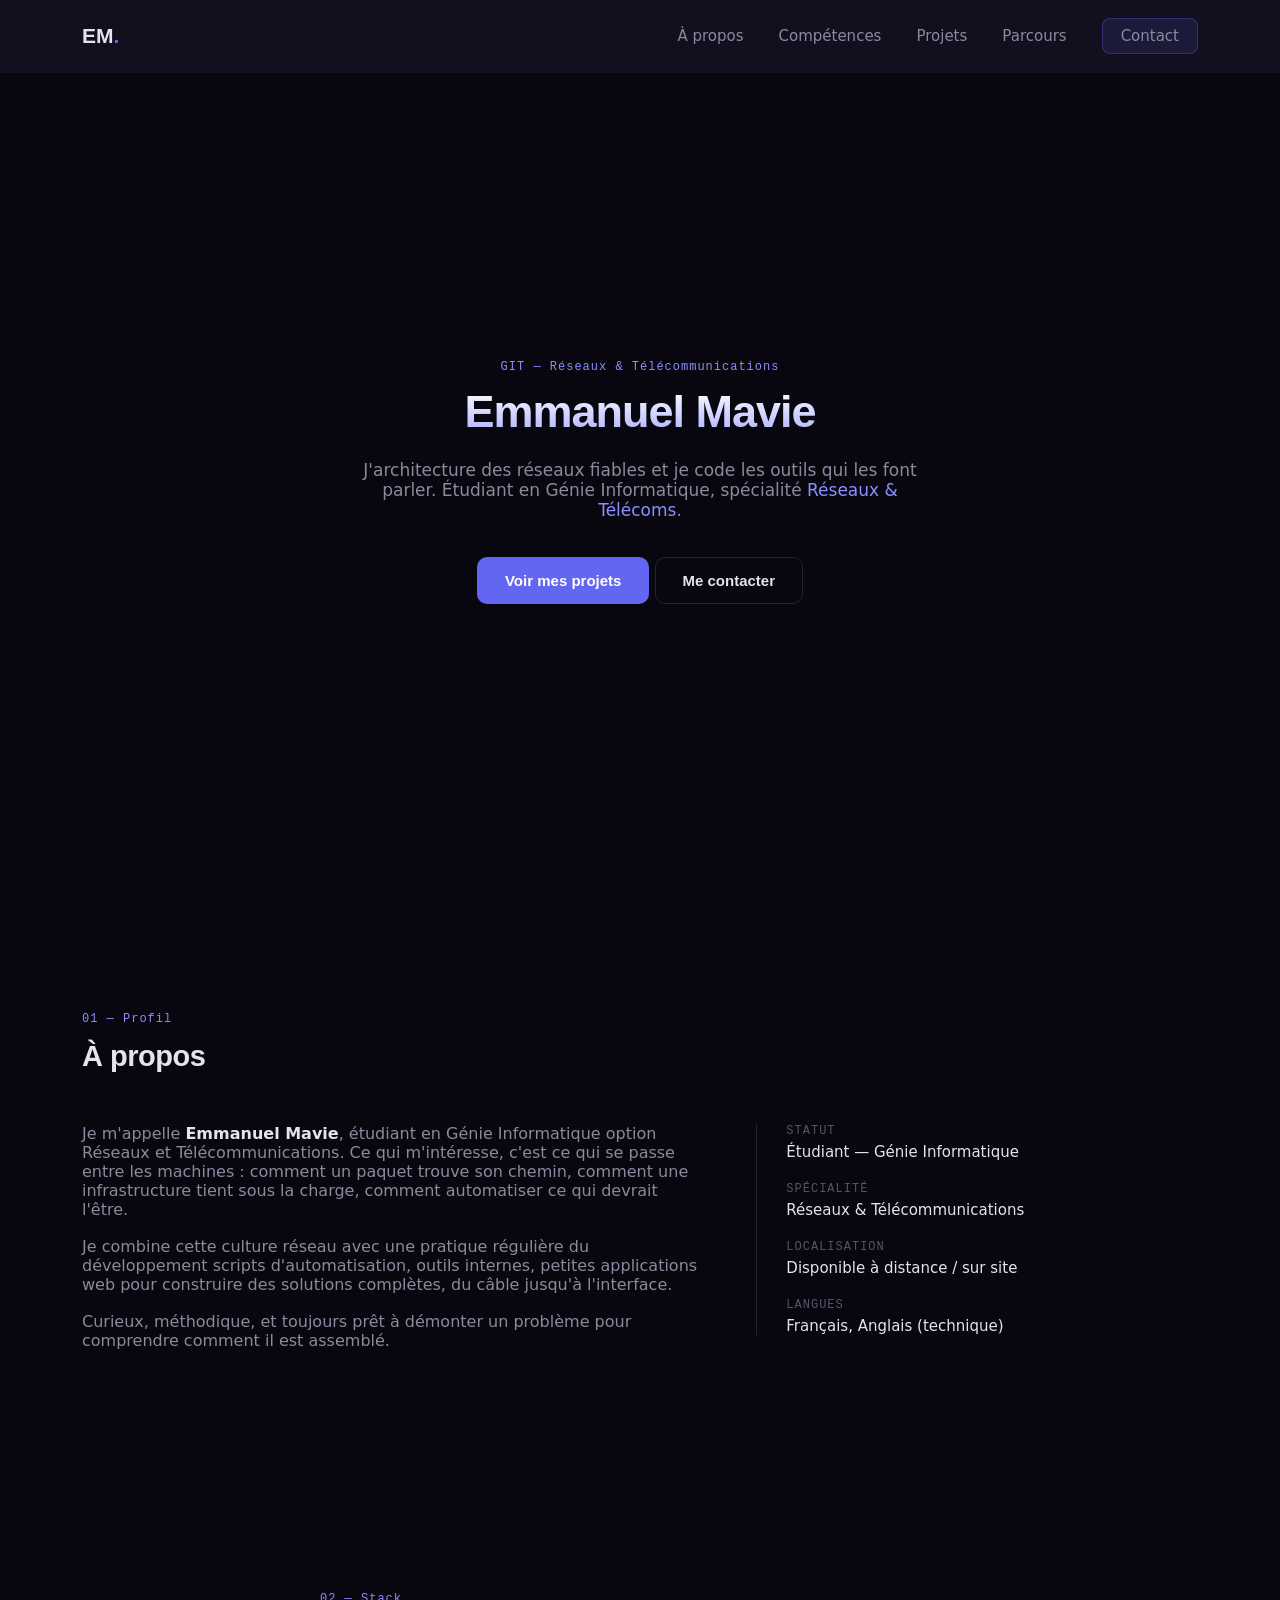
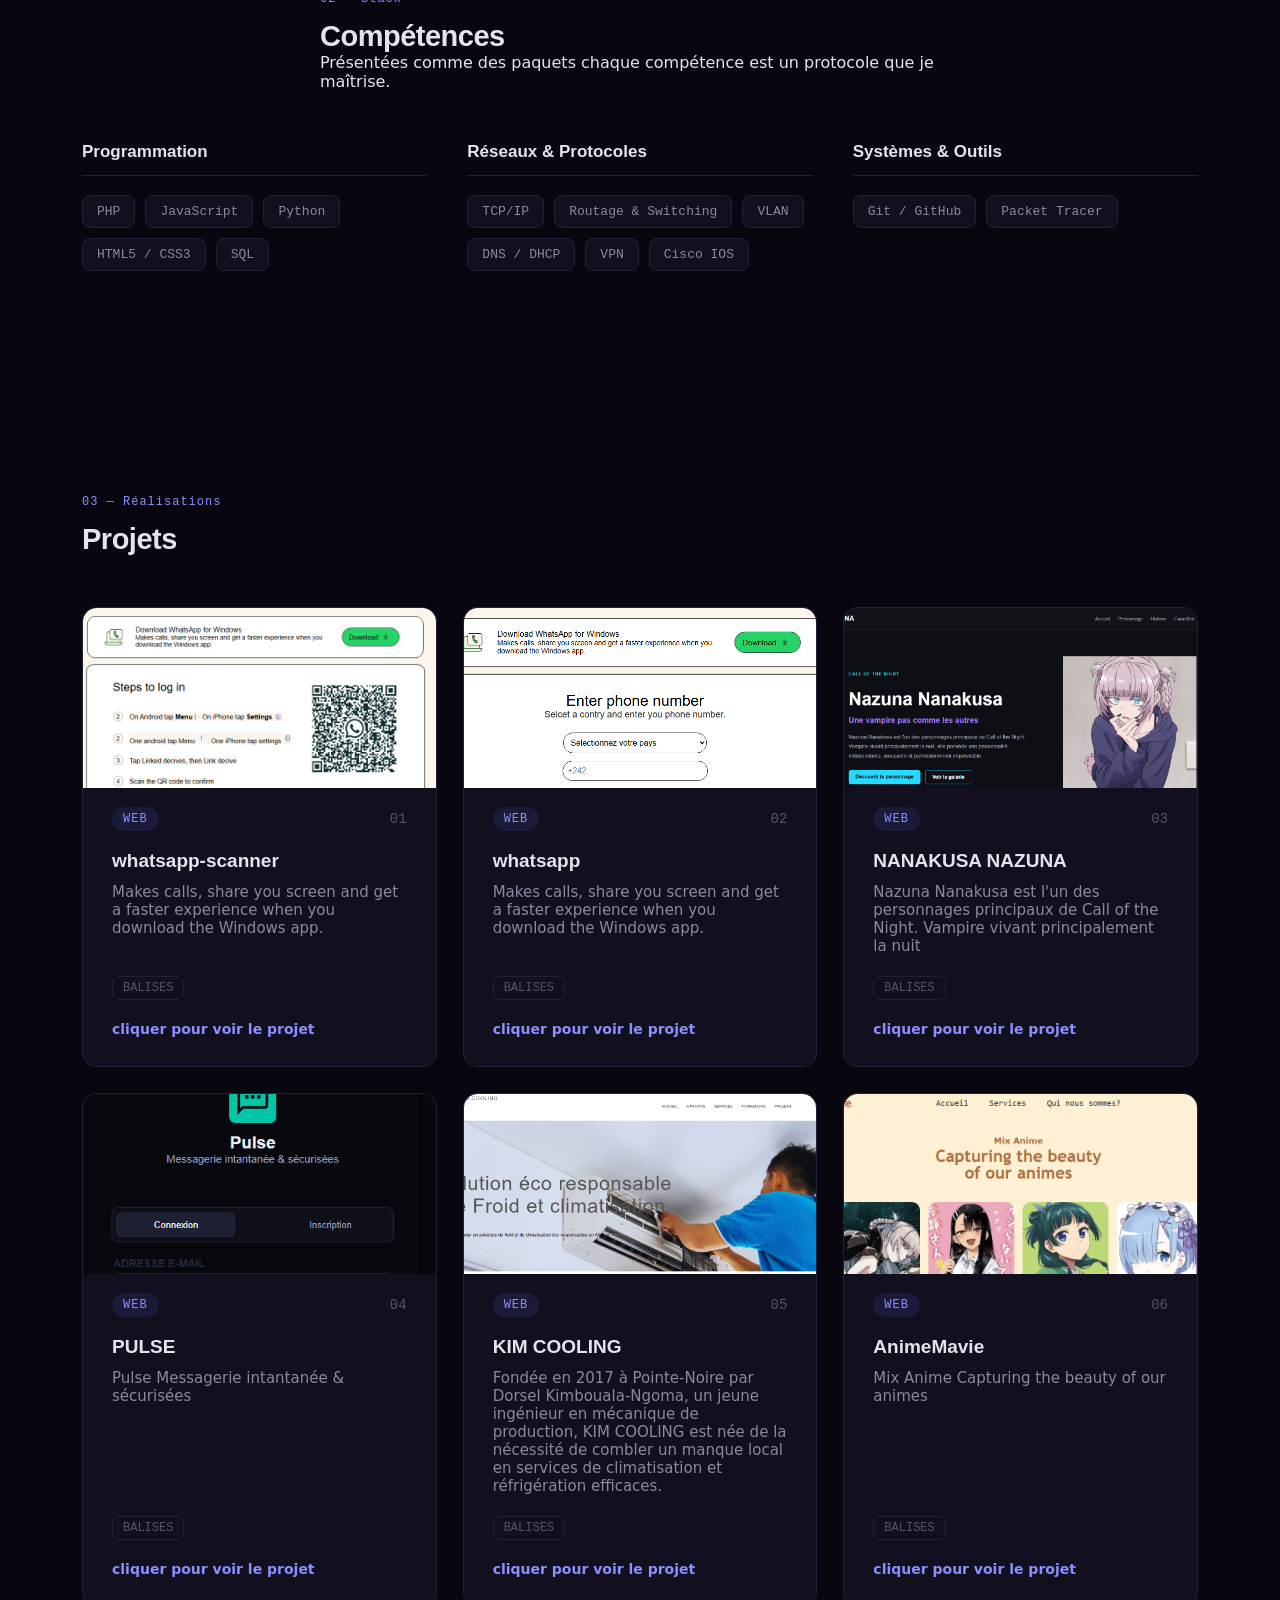
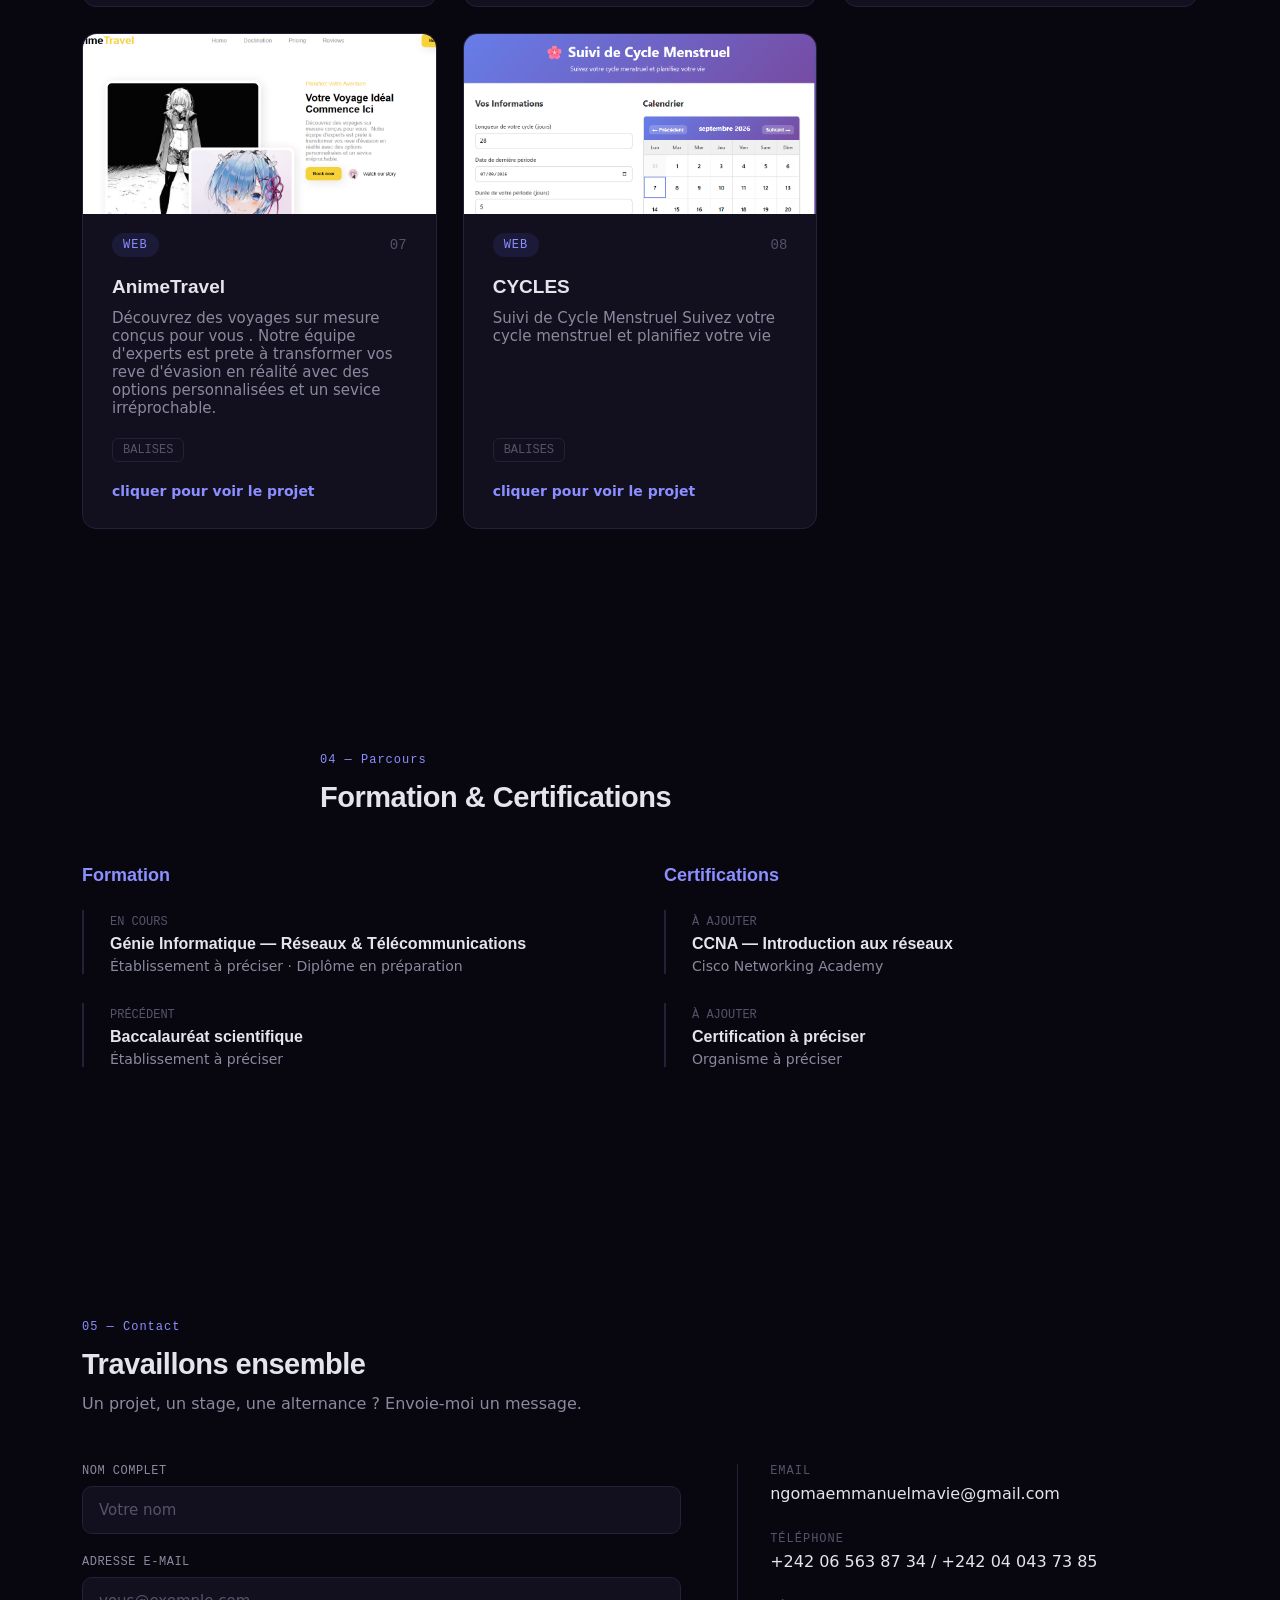
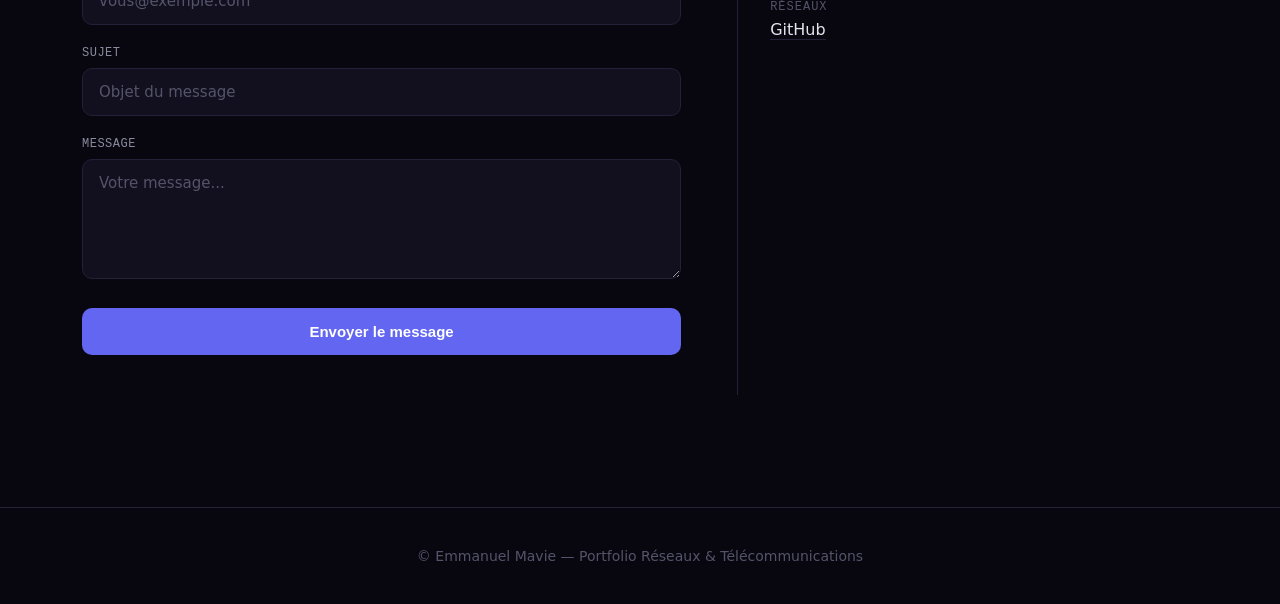
<file: index.html>
<!DOCTYPE html>
<html lang="fr">

<head>
  <meta charset="UTF-8">
  <meta name="viewport" content="width=device-width, initial-scale=1.0">
  <title>Emmanuel Mavie Ngoma</title>
  <link rel="stylesheet" href="styles/style.css">
</head>

<body>

  <!-- ===== Naruto ===== -->

  <header class="menu-naruto" id="nav">
    <div class="menu-naruto-interieur">
      <a href="#top" class="menu-naruto-logo">EM<span class="menu-naruto-point">.</span></a>
      <nav class="menu-naruto-liens">
        <a href="#apropos">À propos</a>
        <a href="#competences">Compétences</a>
        <a href="#projets">Projets</a>
        <a href="#parcours">Parcours</a>
        <a href="#contact" class="menu-naruto-action">Contact</a>
      </nav>
      <button class="menu-naruto-burger" id="burger">
        <span></span><span></span><span></span>
      </button>
    </div>
  </header>

  <main>
    <!-- ===== Goku - DBZ  ===== -->
    <section class="heros-goku" id="top">
      <div class="heros-goku-contenu">
        <p class="etiquette-nezuko">GIT — Réseaux &amp; Télécommunications</p>
        <h1 class="heros-goku-titre">
          Emmanuel Mavie
        </h1>
        <p class="heros-goku-soustitre">
          J'architecture des réseaux fiables et je code les outils qui les font parler.
          Étudiant en Génie Informatique, spécialité <span class="accent-itachi">Réseaux &amp; Télécoms</span>.
        </p>
        <div class="heros-goku-actions">
          <a href="#projets" class="bouton-saitama bouton-saitama-principal">Voir mes projets</a>
          <a href="#contact" class="bouton-saitama bouton-saitama-fantome">Me contacter</a>
        </div>
      </div>
    </section>

    <!-- ===== Eren / Armin A propos ===== -->
    <section class="cadre-levi" id="apropos">
      <div class="cadre-levi-entete">
        <p class="etiquette-nezuko">01 — Profil</p>
        <h2>À propos</h2>
      </div>
      <div class="apropos-eren-grille">
        <div class="apropos-eren-texte">
          <p>
            Je m'appelle <strong>Emmanuel Mavie</strong>, étudiant en Génie Informatique option
            Réseaux et Télécommunications. Ce qui m'intéresse, c'est ce qui se passe entre les machines :
            comment un paquet trouve son chemin, comment une infrastructure tient sous la charge,
            comment automatiser ce qui devrait l'être.
          </p>
          <p>
            Je combine cette culture réseau avec une pratique régulière du développement scripts
            d'automatisation, outils internes, petites applications web pour construire des solutions
            complètes, du câble jusqu'à l'interface.
          </p>
          <p>
            Curieux, méthodique, et toujours prêt à démonter un problème pour comprendre comment il est
            assemblé.
          </p>
        </div>
        <div class="apropos-eren-faits">
          <div class="fait-armin">
            <span class="fait-armin-etiquette">Statut</span>
            <span class="fait-armin-valeur">Étudiant — Génie Informatique</span>
          </div>
          <div class="fait-armin">
            <span class="fait-armin-etiquette">Spécialité</span>
            <span class="fait-armin-valeur">Réseaux &amp; Télécommunications</span>
          </div>
          <div class="fait-armin">
            <span class="fait-armin-etiquette">Localisation</span>
            <span class="fait-armin-valeur">Disponible à distance / sur site</span>
          </div>
          <div class="fait-armin">
            <span class="fait-armin-etiquette">Langues</span>
            <span class="fait-armin-valeur">Français, Anglais (technique)</span>
          </div>
        </div>
      </div>
    </section>

    <!-- ===== COMPETENCES (Vegeta) ===== -->
    <section class="cadre-levi cadre-levi-nuit" id="competences">
      <div class="cadre-levi-entete">
        <p class="etiquette-nezuko">02 — Stack</p>
        <h2>Compétences</h2>
        <p class="cadre-levi-escription">Présentées comme des paquets
          chaque compétence est un protocole que je maîtrise.
        </p>
      </div>

      <div class="competences-vegeta">
        <div class="competences-vegeta-groupe">
          <h3 class="competences-vegeta-titre">Programmation</h3>
          <div class="competences-vegeta-rangee">
            <span class="puce-trunks">PHP</span>
            <span class="puce-trunks">JavaScript</span>
            <span class="puce-trunks">Python</span>
            <span class="puce-trunks">HTML5 / CSS3</span>
            <span class="puce-trunks">SQL</span>
          </div>
        </div>
        <div class="competences-vegeta-groupe">
          <h3 class="competences-vegeta-titre">Réseaux &amp; Protocoles</h3>
          <div class="competences-vegeta-rangee">
            <span class="puce-trunks">TCP/IP</span>
            <span class="puce-trunks">Routage &amp; Switching</span>
            <span class="puce-trunks">VLAN</span>
            <span class="puce-trunks">DNS / DHCP</span>
            <span class="puce-trunks">VPN</span>
            <span class="puce-trunks">Cisco IOS</span>
          </div>
        </div>
        <div class="competences-vegeta-groupe">
          <h3 class="competences-vegeta-titre">Systèmes &amp; Outils</h3>
          <div class="competences-vegeta-rangee">
            <span class="puce-trunks">Git / GitHub</span>
            <span class="puce-trunks">Packet Tracer</span>
          </div>
        </div>
      </div>
    </section>

    <!-- ===== PROJETS (Sasuke - Naruto Shippuden) ===== -->
    <section class="cadre-levi" id="projets">
      <div class="cadre-levi-entete">
        <p class="etiquette-nezuko">03 — Réalisations</p>
        <h2>Projets</h2>
      </div>

      <div class="projets-sasuke">
        <article class="projets-sasuke-carte">
          <a href="#" class="projets-sasuke-image-lien">
            <img src="images/scaner.png" class="projets-sasuke-image">
          </a>
          <div class="projets-sasuke-carte-haut">
            <span class="projets-sasuke-etiquette">WEB</span>
            <span class="projets-sasuke-index">01</span>
          </div>
          <h3>whatsapp-scanner</h3>
          <p>
            Makes calls, share you screen and get a faster experience when you
            download the Windows app.
          </p>
          <div class="projets-sasuke-stack">
            <span>BALISES</span>
          </div>
          <a href="projets/projet1/scanner.html" class="projets-sasuke-lien">cliquer pour voir le projet</a>
        </article>

        <article class="projets-sasuke-carte">
          <a href="#" class="projets-sasuke-image-lien">
            <img src="images/wha.png" class="projets-sasuke-image">
          </a>
          <div class="projets-sasuke-carte-haut">
            <span class="projets-sasuke-etiquette">Web</span>
            <span class="projets-sasuke-index">02</span>
          </div>
          <h3>whatsapp</h3>
          <p>
            Makes calls, share you screen and get a faster experience when you
            download the Windows app.
          </p>
          <div class="projets-sasuke-stack">
            <span>BALISES</span>
          </div>
          <a href="projets/projet1/whatsapp-ngoma.html" class="projets-sasuke-lien">cliquer pour voir le projet</a>
        </article>

        <article class="projets-sasuke-carte">
          <a href="#" class="projets-sasuke-image-lien">
            <img src="images/projet2.png" class="projets-sasuke-image">
          </a>
          <div class="projets-sasuke-carte-haut">
            <span class="projets-sasuke-etiquette">WEB</span>
            <span class="projets-sasuke-index">03</span>
          </div>
          <h3>NANAKUSA NAZUNA</h3>
          <p>
            Nazuna Nanakusa est l'un des personnages principaux de Call of the Night. Vampire vivant principalement la
            nuit
          </p>
          <div class="projets-sasuke-stack">
            <span>BALISES</span>
          </div>
          <a href="projets/projet2/nanakusa.html" class="projets-sasuke-lien">cliquer pour voir le projet</a>
        </article>

        <article class="projets-sasuke-carte">
          <a href="#" class="projets-sasuke-image-lien">
            <img src="images/projet3.png" class="projets-sasuke-image">
          </a>
          <div class="projets-sasuke-carte-haut">
            <span class="projets-sasuke-etiquette">WEB</span>
            <span class="projets-sasuke-index">04</span>
          </div>
          <h3>PULSE</h3>
          <p>
            Pulse Messagerie intantanée & sécurisées
          </p>
          <div class="projets-sasuke-stack">
            <span>BALISES</span>
          </div>
          <a href="projets/projet3/other.html" class="projets-sasuke-lien">cliquer pour voir le projet</a>
        </article>

        <article class="projets-sasuke-carte">
          <a href="#" class="projets-sasuke-image-lien">
            <img src="images/projet4.png" class="projets-sasuke-image">
          </a>
          <div class="projets-sasuke-carte-haut">
            <span class="projets-sasuke-etiquette">WEB</span>
            <span class="projets-sasuke-index">05</span>
          </div>
          <h3>KIM COOLING</h3>
          <p>
            Fondée en 2017 à Pointe-Noire par Dorsel Kimbouala-Ngoma, un jeune
            ingénieur en mécanique de production, KIM COOLING est née de la nécessité
            de combler un manque local en services de climatisation et réfrigération
            efficaces.
          </p>
          <div class="projets-sasuke-stack">
            <span>BALISES</span>
          </div>
          <a href="projets/projet4/index.html" class="projets-sasuke-lien">cliquer pour voir le projet</a>
        </article>

        <article class="projets-sasuke-carte">
          <a href="#" class="projets-sasuke-image-lien">
            <img src="images/projet5.png" class="projets-sasuke-image">
          </a>
          <div class="projets-sasuke-carte-haut">
            <span class="projets-sasuke-etiquette">WEB</span>
            <span class="projets-sasuke-index">06</span>
          </div>
          <h3>AnimeMavie</h3>
          <p>
            Mix Anime
            Capturing the beauty
            of our animes
          </p>
          <div class="projets-sasuke-stack">
            <span>BALISES</span>
          </div>
          <a href="projets/projet5/indx.html" class="projets-sasuke-lien">cliquer pour voir le projet</a>
        </article>

        <article class="projets-sasuke-carte">
          <a href="#" class="projets-sasuke-image-lien">
            <img src="images/projet6.png" class="projets-sasuke-image">
          </a>
          <div class="projets-sasuke-carte-haut">
            <span class="projets-sasuke-etiquette">WEB</span>
            <span class="projets-sasuke-index">07</span>
          </div>
          <h3>AnimeTravel</h3>
          <p>
            Découvrez des voyages sur mesure conçus pour vous . Notre équipe d'experts est prete à transformer vos reve
            d'évasion en réalité avec des options personnalisées et un sevice irréprochable.
          </p>
          <div class="projets-sasuke-stack">
            <span>BALISES</span>
          </div>
          <a href="projets/projet6/index.html" class="projets-sasuke-lien">cliquer pour voir le projet</a>
        </article>

        <article class="projets-sasuke-carte">
          <a href="#" class="projets-sasuke-image-lien">
            <img src="images/projet7.png" class="projets-sasuke-image">
          </a>
          <div class="projets-sasuke-carte-haut">
            <span class="projets-sasuke-etiquette">WEB</span>
            <span class="projets-sasuke-index">08</span>
          </div>
          <h3>CYCLES</h3>
          <p>
            Suivi de Cycle Menstruel
            Suivez votre cycle menstruel et planifiez votre vie
          </p>
          <div class="projets-sasuke-stack">
            <span>BALISES</span>
          </div>
          <a href="projets/projet7/index.html" class="projets-sasuke-lien">cliquer pour voir le projet</a>
        </article>
      </div>
    </section>

    <!-- ===== PARCOURS (Mikasa - AOT) ===== -->
    <section class="cadre-levi cadre-levi-nuit" id="parcours">
      <div class="cadre-levi-entete">
        <p class="etiquette-nezuko">04 — Parcours</p>
        <h2>Formation &amp; Certifications</h2>
      </div>

      <div class="parcours-mikasa">
        <div class="parcours-mikasa-colonne">
          <h3 class="parcours-mikasa-titre">Formation</h3>
          <div class="parcours-mikasa-etape">
            <span class="parcours-mikasa-annee">En cours</span>
            <h4>Génie Informatique — Réseaux &amp; Télécommunications</h4>
            <p>Établissement à préciser · Diplôme en préparation</p>
          </div>
          <div class="parcours-mikasa-etape">
            <span class="parcours-mikasa-annee">Précédent</span>
            <h4>Baccalauréat scientifique</h4>
            <p>Établissement à préciser</p>
          </div>
        </div>

        <div class="parcours-mikasa-colonne">
          <h3 class="parcours-mikasa-titre">Certifications</h3>
          <div class="parcours-mikasa-etape">
            <span class="parcours-mikasa-annee">À ajouter</span>
            <h4>CCNA — Introduction aux réseaux</h4>
            <p>Cisco Networking Academy</p>
          </div>
          <div class="parcours-mikasa-etape">
            <span class="parcours-mikasa-annee">À ajouter</span>
            <h4>Certification à préciser</h4>
            <p>Organisme à préciser</p>
          </div>
        </div>
      </div>
    </section>

    <!-- ===== CONTACT (Nazuna - Call of the Night) ===== -->
    <section class="cadre-levi" id="contact">
      <div class="cadre-levi-entete">
        <p class="etiquette-nezuko">05 — Contact</p>
        <h2>Travaillons ensemble</h2>
        <p class="cadre-levi-description">Un projet, un stage, une alternance ? Envoie-moi un message.</p>
      </div>

      <div class="contact-nazuna">
        <form class="contact-nazuna-formulaire">
          <div class="contact-nazuna-ligne">
            <label for="name">Nom complet</label>
            <input type="text" id="name" name="name" placeholder="Votre nom" required>
          </div>
          <div class="contact-nazuna-ligne">
            <label for="email">Adresse e-mail</label>
            <input type="email" id="email" name="email" placeholder="vous@exemple.com" required>
          </div>
          <div class="contact-nazuna-ligne">
            <label for="subject">Sujet</label>
            <input type="text" id="subject" name="subject" placeholder="Objet du message" required>
          </div>
          <div class="contact-nazuna-ligne">
            <label for="message">Message</label>
            <textarea id="message" name="message" rows="5" placeholder="Votre message..." required></textarea>
          </div>
          <button type="submit" class="bouton-saitama bouton-saitama-principal bouton-saitama-pleine">Envoyer le
            message</button>
          <p class="contact-nazuna-note" id="formNote"></p>
        </form>

        <div class="contact-nazuna-info">
          <div class="contact-nazuna-item">
            <span class="contact-nazuna-item-etiquette">Email</span>
            <a href="mailto:ngomaemmanuelmavie@gmail.com"
              class="contact-nazuna-item-valeur">ngomaemmanuelmavie@gmail.com</a>
          </div>
          <div class="contact-nazuna-item">
            <span class="contact-nazuna-item-etiquette">Téléphone</span>
            <a href="tel:+242 06 563 87 34 / +242 04 043 73 85" class="contact-nazuna-item-valeur">+242 06 563 87 34 /
              +242 04 043 73 85</a>
          </div>
          <div class="contact-nazuna-item">
            <span class="contact-nazuna-item-etiquette">Réseaux</span>
            <div class="contact-nazuna-reseaux">
              <a href="https://github.com/emmanuelzuna">GitHub</a>
            </div>
          </div>
        </div>
      </div>
    </section>

    <footer class="pied-ko">
      <p>© <span id="year"></span> Emmanuel Mavie — Portfolio Réseaux &amp; Télécommunications</p>
    </footer>

    <script src="script.js"></script>
  </main>
</body>

</html>
</file>
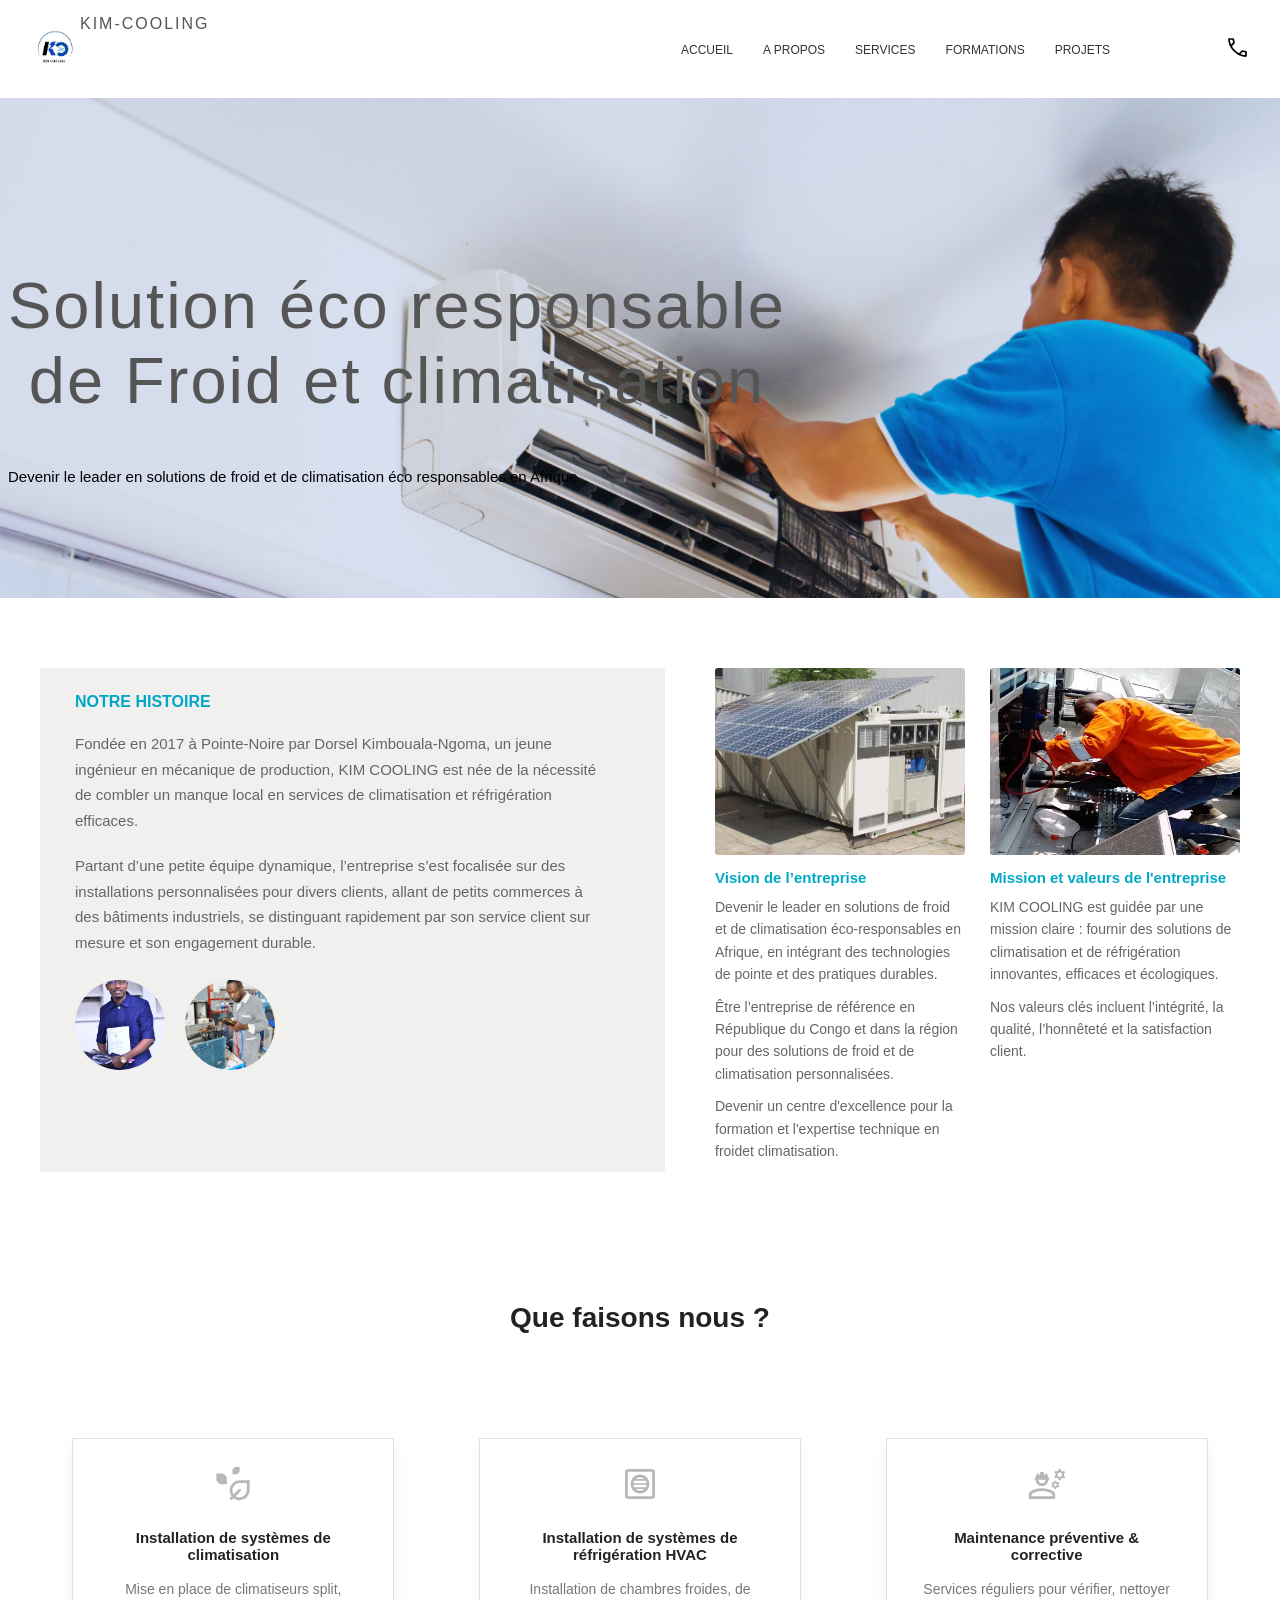
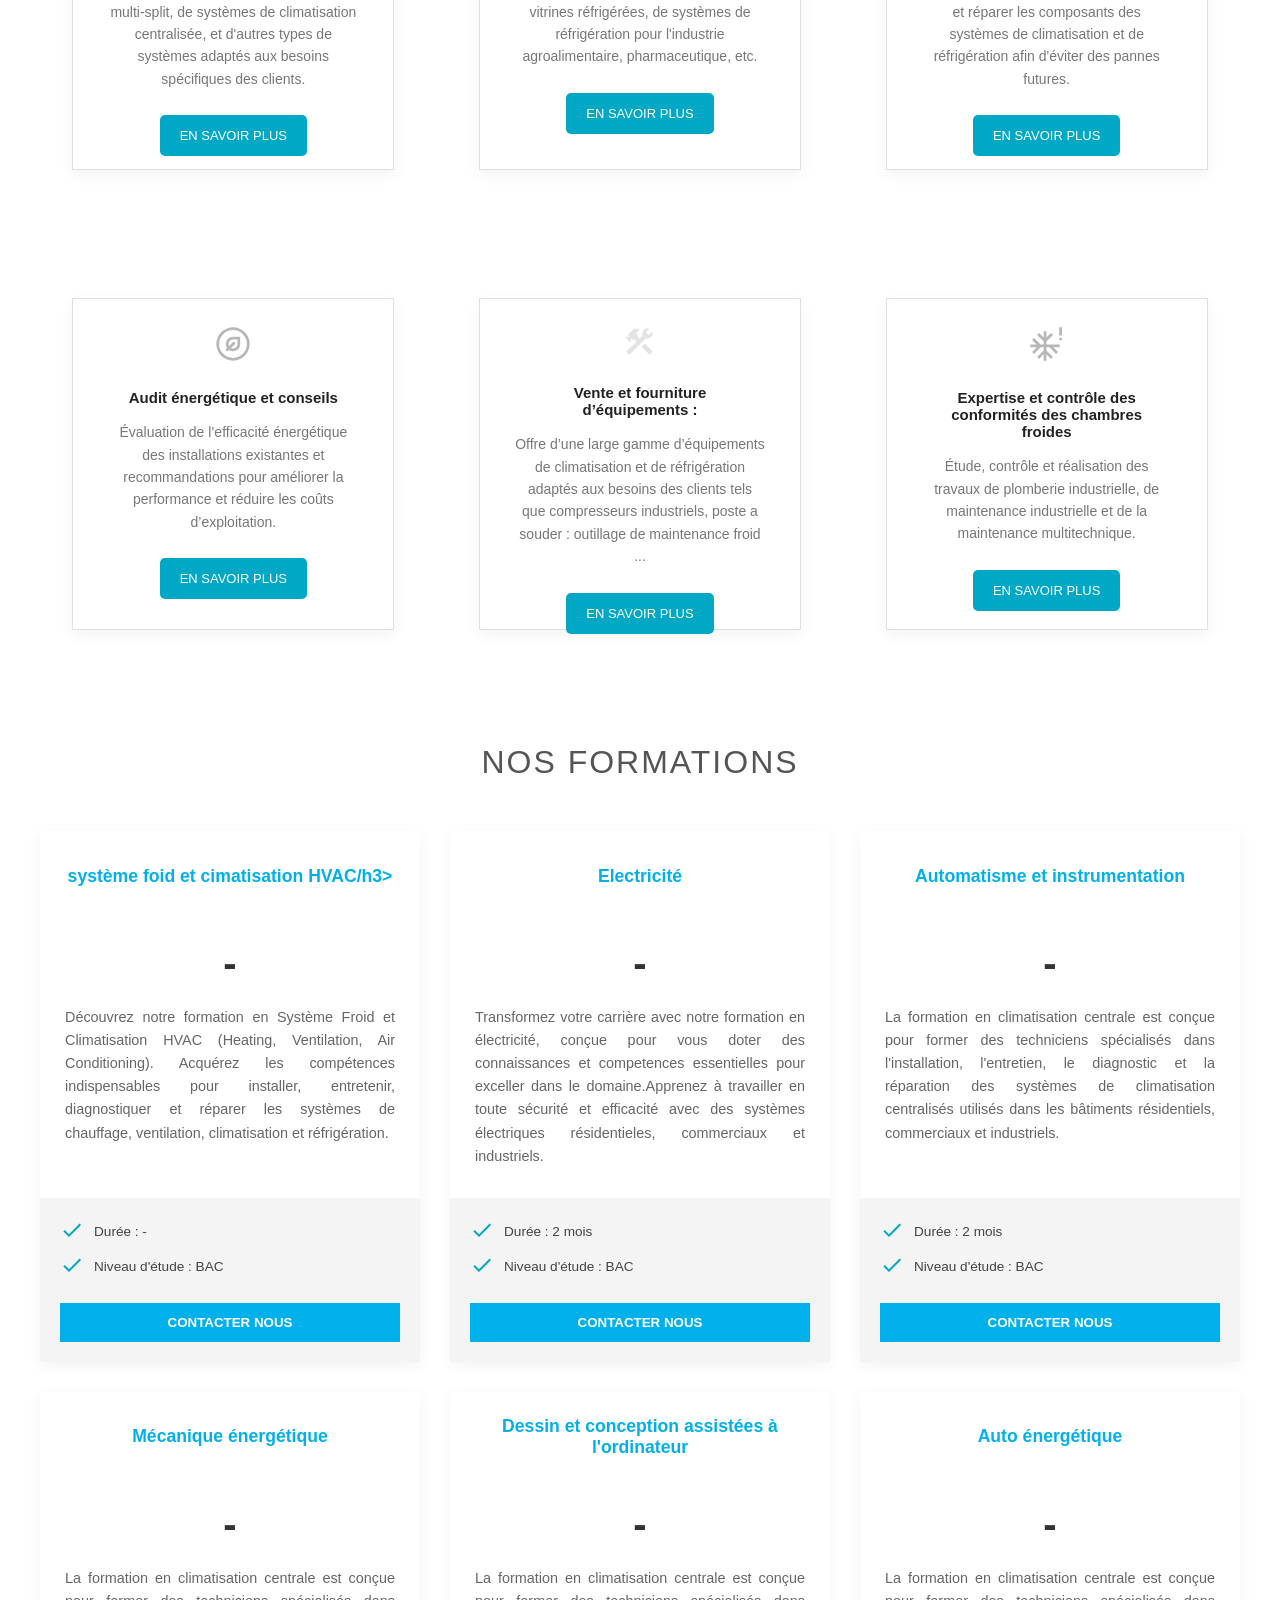
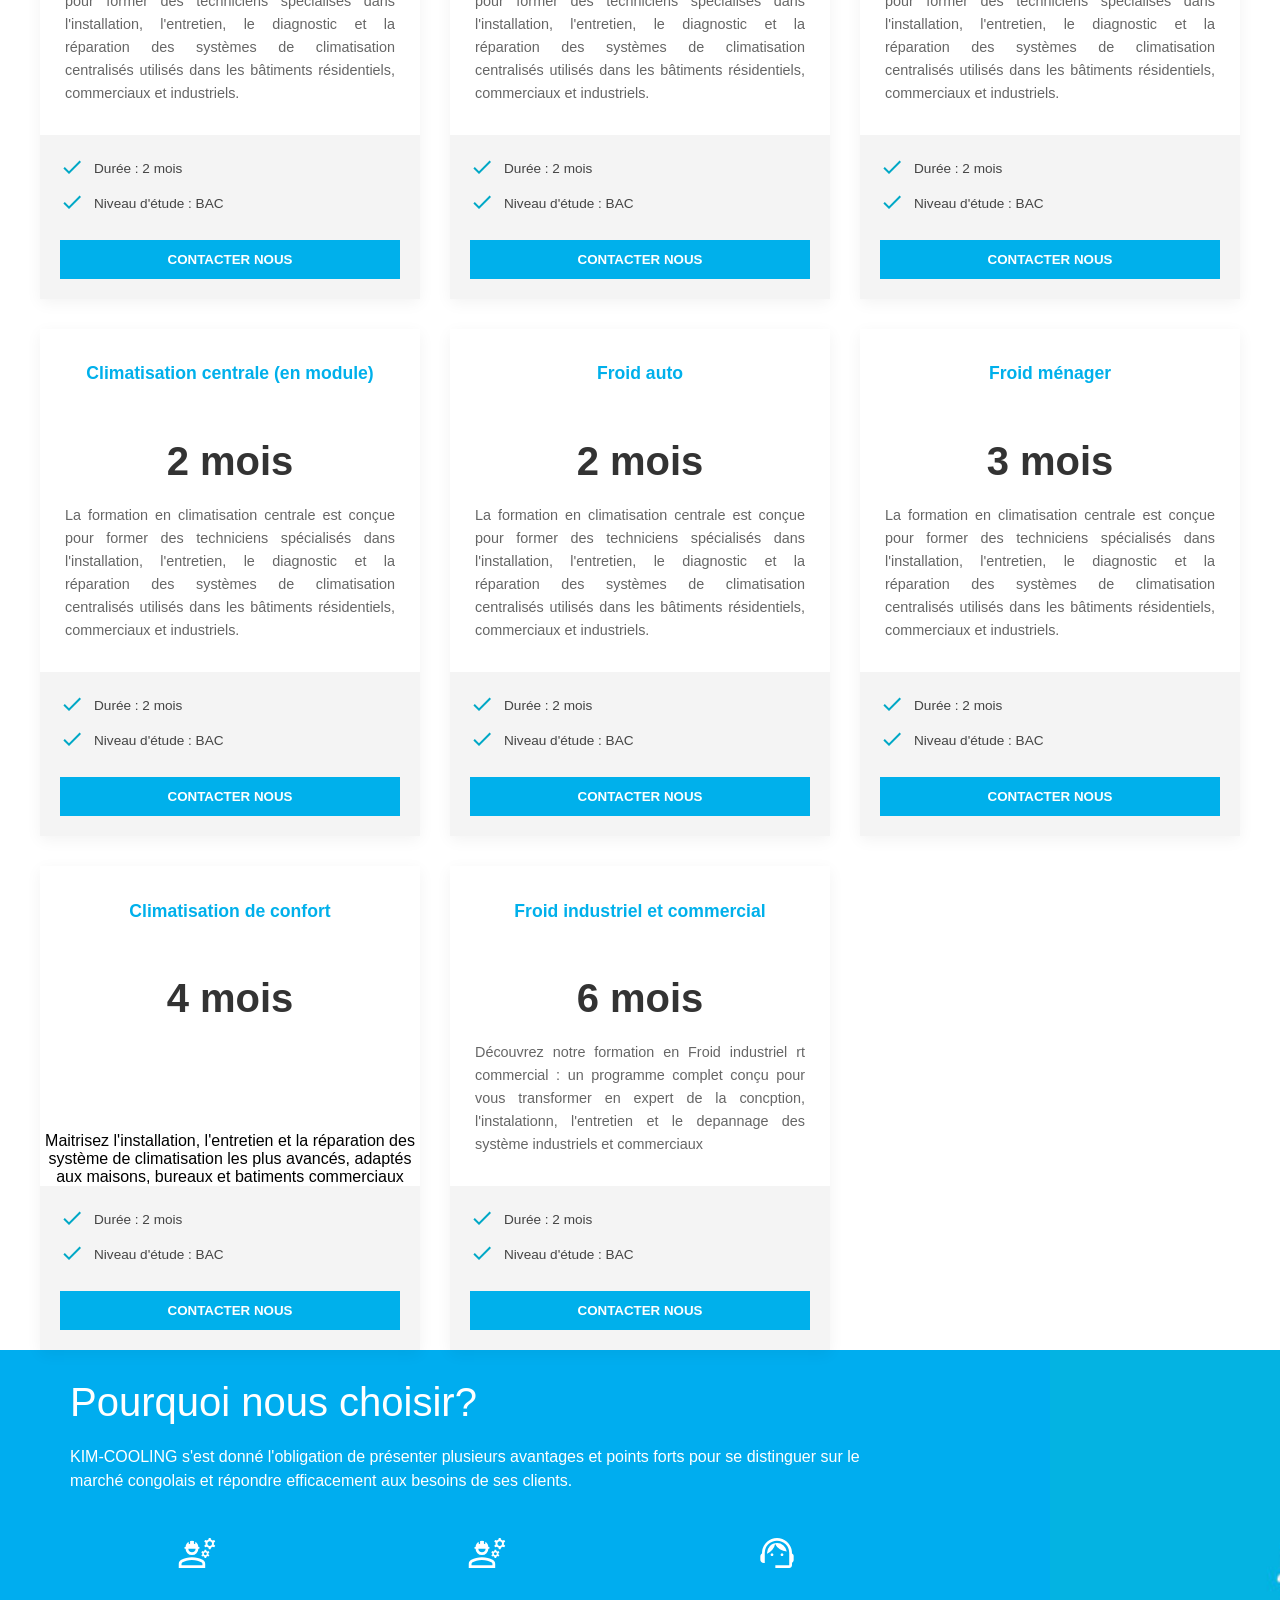
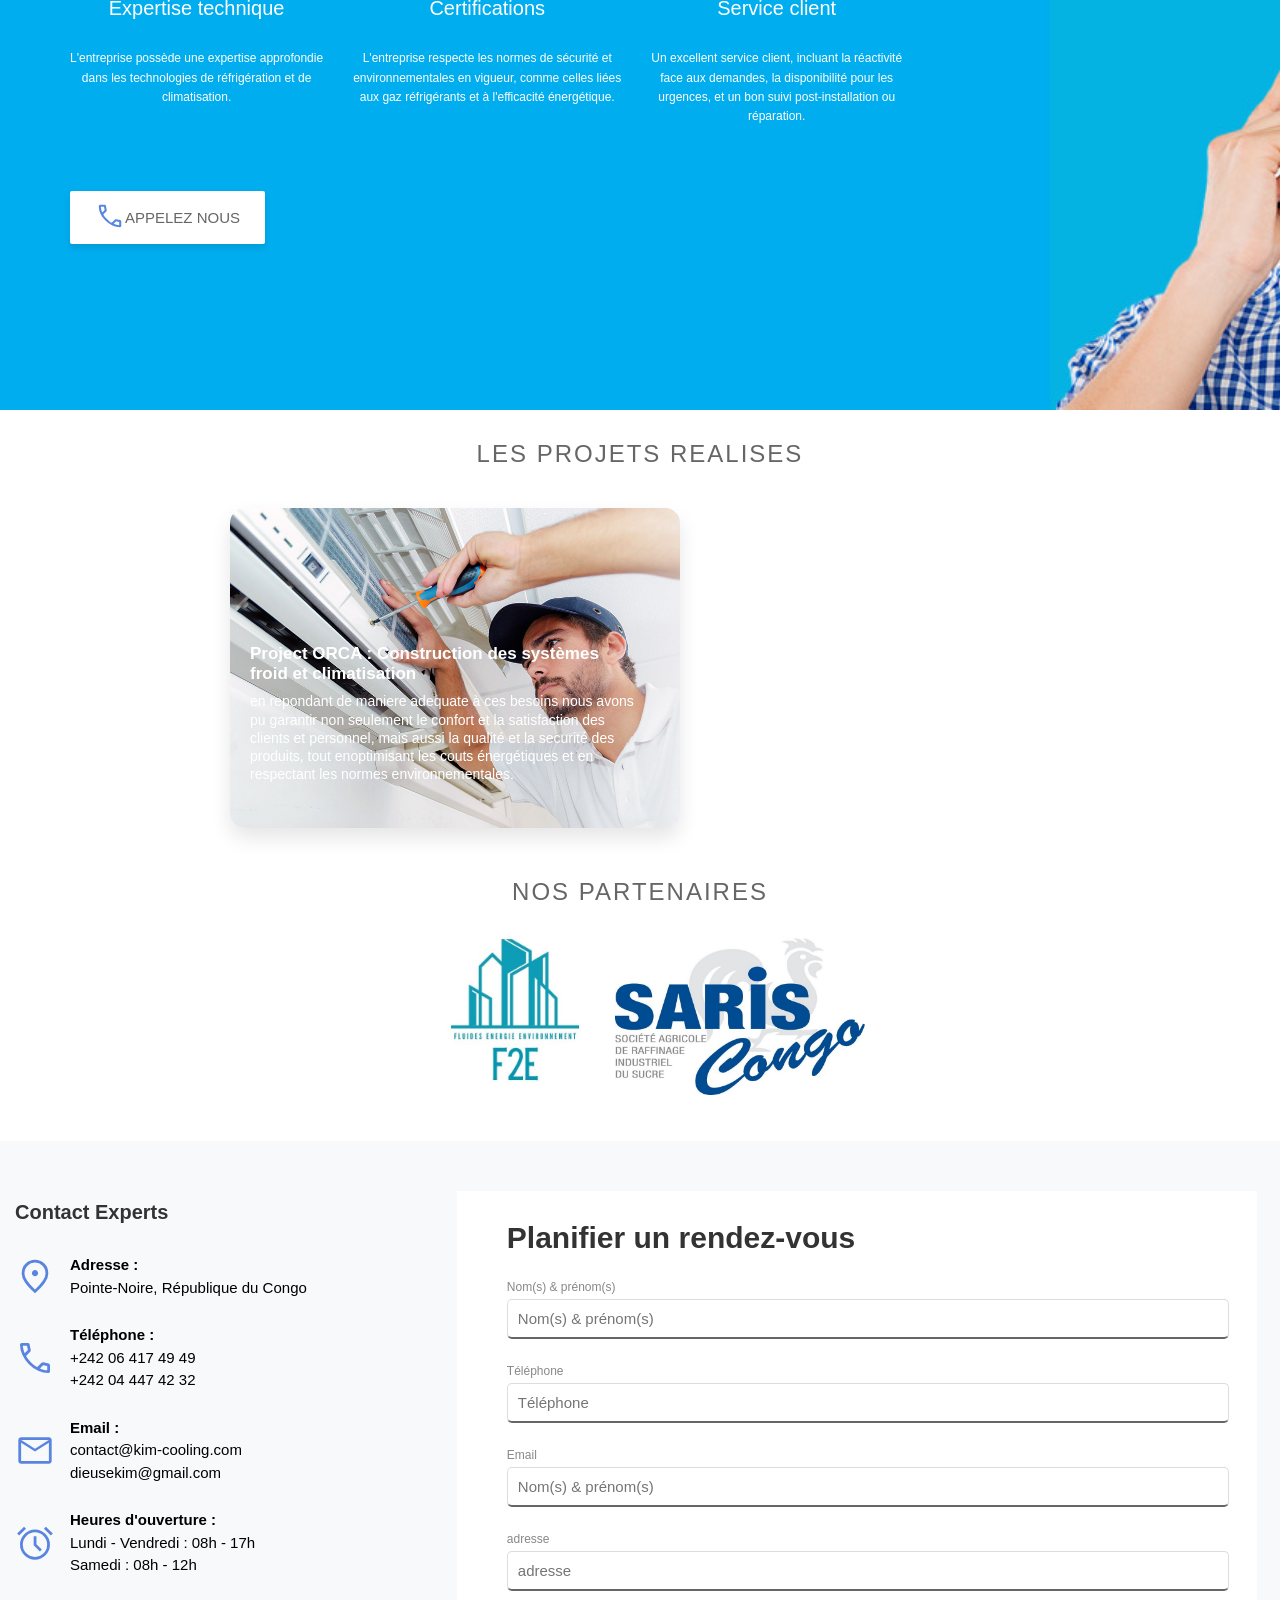
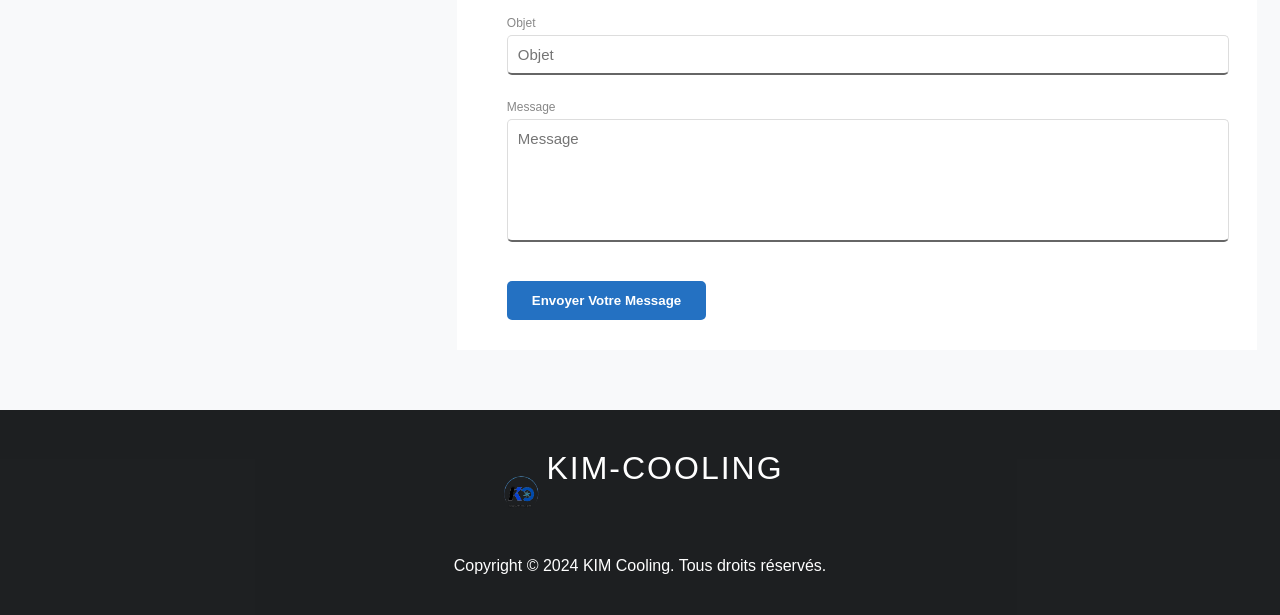
<file: projets/projet4/index.html>
<!DOCTYPE html>
<html lang="fr">
<head>
    <meta charset="UTF-8">
    <meta name="viewport" content="width=device-width, initial-scale=1.0">
    <title>KIM-COOLING</title>
    <link rel="stylesheet" href="css/style.css">
</head>
<body>
    <!-- HEADER -->

    <header>
        <section class="nazuna">
            <section class="logo">
                <a href="index.html" class="img-logo">
                    <img src="images/K-Cooling.svg" alt="KIM-COOLING" class="image-logo">
                    <h1 class="nom-firm">KIM-COOLING</h1>
                </a>
            </section>
            <nav class="navabar">
                <ul class="nav-list">
                    <li class="nav-link"><a href="#" class="link">ACCUEIL</a></li>
                    <li class="nav-link"><a href="#" class="link">A PROPOS</a></li>
                    <li class="nav-link"><a href="#" class="link">SERVICES</a></li>
                    <li class="nav-link"><a href="#" class="link">FORMATIONS</a></li>
                    <li class="nav-link"><a href="#" class="link">PROJETS</a></li>
                </ul>
                <div class="logo-tel">
                    <img src="images/tel.svg" alt="contact" class="tel">
                </div>
            </nav>
        </section>
    </header>

    <main>
    
    <!-- SOLUTION - NOTRE HISTOIRE -->

    <section class="hero">
        <div class="img-clime"></div>
        <div class="text-clime">
            <h1 class="text">Solution éco responsable<br>de Froid et climatisation</h1>
            <p class="text-hero">Devenir le leader en solutions de froid et de climatisation éco responsables en Afrique</p>
        </div>
    </section>

    <section class="one-body">
        <section class="about-contenair">

            <div class="left-body">

                <div class="about-story">
                    <h4 class="story">NOTRE HISTOIRE</h4>
                    <p class="text-story">
                    Fondée en 2017 à Pointe-Noire par Dorsel Kimbouala-Ngoma,
                    un jeune <br> ingénieur en mécanique de production, KIM COOLING
                    est née de la nécessité <br> de combler un manque local en services
                    de climatisation et réfrigération <br> efficaces.
                    </p>
                    <p class="text-story">Partant d’une petite équipe dynamique, l’entreprise s’est
                    focalisée sur des <br> installations personnalisées pour divers
                    clients, allant de petits commerces à <br> des bâtiments industriels,
                    se distinguant rapidement par son service client sur <br> mesure
                    et son engagement durable.</p>
                </div>

                <div class="img-story">
                    <img src="images/Monsieur.jpg" class="cercle">
                    <img src="images/technicien.jpg" class="cercle" >
                </div>

            </div>
            <div class="rigth">
                <div class="one-rigth">
                    <div class="img-one-rigth" >
                        <img src="images/plaque.jpg" class="plaque">
                    </div>
                    <div class="text-one-rigth">
                        <h4 class="rigth-title">Vision de l’entreprise</h4>
                        <p class="p-rigth">
                        Devenir le leader en solutions de froid et de 
                        climatisation éco-responsables en Afrique, en 
                        intégrant des technologies de pointe et des 
                        pratiques durables.
                        </p>

                        <p class="p-rigth">
                        Être l’entreprise de référence en République du
                        Congo et dans la région pour des solutions de
                        froid et de climatisation personnalisées.
                        </p>

                        <p class="p-rigth">
                        Devenir un centre d'excellence pour la formation
                        et l'expertise technique en froidet climatisation.
                        </p>
                    </div>
                </div>
                <div class="rigth-two">
                    <div class="img-two-rigth" >
                        <img src="images/mission.jpg" class="mission">
                    </div>
                    <div class="text-two-rigth">
                        <h4 class="rigth-title">Mission et valeurs de l'entreprise</h4>
                        <p class="p-rigth">
                            KIM COOLING est guidée par une mission claire : fournir
                            des solutions de climatisation et de réfrigération
                            innovantes, efficaces et écologiques.
                        </p>
                        <p class="p-rigth">
                            Nos valeurs clés incluent l’intégrité, la qualité,
                            l’honnêteté et la satisfaction client.
                        </p>
                    </div>
                </div>
            </div>

        </section>
    </section>

    <!-- QUE FAISONS-NOUS -->

    <section class="services">
        <h2>Que faisons nous ?</h2>

        <div class="services-grid">

            <div class="square">
                <div class="icon"><img src="images/instalationn.svg"></div>
                <h3 class="square-title">Installation de systèmes de<br>climatisation</h3>
                <p class="square-texte">
                    Mise en place de climatiseurs split, multi-split,
                    de systèmes de climatisation centralisée, et d'autres
                    types de systèmes adaptés aux besoins spécifiques des clients.
                </p>
                <a href="#" class="btn">EN SAVOIR PLUS</a>
            </div>

            <div class="square">
                <div class="icon"><img src="images/hvc.svg"></div>
                <h3 class="square-title">Installation de systèmes de<br>réfrigération HVAC</h3>
                <p class="square-texte">
                    Installation de chambres froides, de vitrines réfrigérées,
                    de systèmes de réfrigération pour l'industrie
                    agroalimentaire, pharmaceutique, etc.
                </p>
                <a href="#" class="btn">EN SAVOIR PLUS</a>
            </div>

            <div class="square">
                <div class="icon"><img src="images/ingegnieur.svg" ></div>
                <h3 class="square-title">Maintenance préventive &<br>corrective</h3>
                <p class="square-texte">
                    Services réguliers pour vérifier, nettoyer et réparer
                    les composants des systèmes de climatisation et
                    de réfrigération afin d'éviter des pannes futures.
                </p>
                <a href="#" class="btn">EN SAVOIR PLUS</a>
            </div>

            <div class="square">
                <div class="icon"><img src="images/audit.svg"></div>
                <h3 class="square-title">Audit énergétique et conseils</h3>
                <p class="square-texte">
                    Évaluation de l’efficacité énergétique des installations
                    existantes et recommandations pour améliorer la performance
                    et réduire les coûts d’exploitation.
                </p>
                <a href="#" class="btn">EN SAVOIR PLUS</a>
            </div>

            <div class="square">
                <div class="icon"><img src="images/vente.svg" class="vente"></div>
                <h3 class="square-title">Vente et fourniture<br>d’équipements :</h3>
                <p class="square-texte">
                    Offre d’une large gamme d’équipements de climatisation
                    et de réfrigération adaptés aux besoins des clients tels
                    que compresseurs industriels, poste a souder : 
                    outillage de maintenance froid ...
                </p>
                <a href="#" class="btn">EN SAVOIR PLUS</a>
            </div>

            <div class="square">
                <div class="icon"><img src="images/expertise et controle.svg" ></div>
                <h3 class="square-title">Expertise et contrôle des<br>conformités des chambres<br>froides</h3>
                <p class="square-texte">
                    Étude, contrôle et réalisation des travaux de plomberie
                    industrielle, de maintenance industrielle et
                    de la maintenance multitechnique.
                </p>
                <a href="#" class="btn">EN SAVOIR PLUS</a>
            </div>

        </div>
    </section>

    <!-- NOS FORMATIONS -->

    <section class="formations-section">
        <h1>NOS FORMATIONS</h1>
        
        <div class="grid-container">
            <div class="course-card">
                <div class="card-header">
                    <h3>système foid et cimatisation HVAC/h3>
                </div>
                
                <div class="card-duration-big">
                    -
                </div>

                <div class="card-body">
                    <p>
                        Découvrez notre formation en Système Froid et Climatisation  HVAC
                        (Heating, Ventilation, Air Conditioning). Acquérez les compétences
                        indispensables pour installer, entretenir, diagnostiquer et réparer
                        les systèmes de chauffage, ventilation, climatisation et réfrigération.
                    </p>
                </div>

                <div class="card-footer">
                    <div class="info-item">
                        <span class="check"><svg width="24" height="24" viewBox="0 0 24 24"><path d="M9 16.2L4.8 12l-1.4 1.4L9 19 21 7l-1.4-1.4L9 16.2z" fill="#00a8c6"/></svg></span> Durée : -
                    </div>
                    <div class="info-item">
                        <span class="check"><svg width="24" height="24" viewBox="0 0 24 24"><path d="M9 16.2L4.8 12l-1.4 1.4L9 19 21 7l-1.4-1.4L9 16.2z" fill="#00a8c6"/></svg></span> Niveau d'étude : BAC
                    </div>
                    <button class="contact-btn">CONTACTER NOUS</button>
                </div>
            </div>

            <div class="course-card">
                <div class="card-header">
                    <h3>Electricité</h3>
                </div>
                
                <div class="card-duration-big">
                    -
                </div>

                <div class="card-body">
                    <p>Transformez votre carrière avec notre formation en électricité, 
                        conçue pour vous doter des connaissances et competences  
                        essentielles pour exceller dans le domaine.Apprenez à travailler 
                        en toute sécurité et efficacité avec des systèmes électriques
                        résidentieles, commerciaux et industriels.
                    </p>
                </div>

                <div class="card-footer">
                    <div class="info-item">
                        <span class="check"><svg width="24" height="24" viewBox="0 0 24 24"><path d="M9 16.2L4.8 12l-1.4 1.4L9 19 21 7l-1.4-1.4L9 16.2z" fill="#00a8c6"/></svg></span> Durée : 2 mois
                    </div>
                    <div class="info-item">
                        <span class="check"><svg width="24" height="24" viewBox="0 0 24 24"><path d="M9 16.2L4.8 12l-1.4 1.4L9 19 21 7l-1.4-1.4L9 16.2z" fill="#00a8c6"/></svg></span> Niveau d'étude : BAC
                    </div>
                    <button class="contact-btn">CONTACTER NOUS</button>
                </div>
            </div>

             <div class="course-card">
                <div class="card-header">
                    <h3>Automatisme et instrumentation </h3>
                </div>
                
                <div class="card-duration-big">
                    -
                </div>

                <div class="card-body">
                    <p>La formation en climatisation centrale est conçue pour former des techniciens 
                    spécialisés dans l'installation, l'entretien, le diagnostic et la réparation des 
                    systèmes de climatisation centralisés utilisés dans les bâtiments résidentiels, commerciaux et industriels.</p>
                </div>

                <div class="card-footer">
                    <div class="info-item">
                        <span class="check"><svg width="24" height="24" viewBox="0 0 24 24"><path d="M9 16.2L4.8 12l-1.4 1.4L9 19 21 7l-1.4-1.4L9 16.2z" fill="#00a8c6"/></svg></span> Durée : 2 mois
                    </div>
                    <div class="info-item">
                        <span class="check"><svg width="24" height="24" viewBox="0 0 24 24"><path d="M9 16.2L4.8 12l-1.4 1.4L9 19 21 7l-1.4-1.4L9 16.2z" fill="#00a8c6"/></svg></span> Niveau d'étude : BAC
                    </div>
                    <button class="contact-btn">CONTACTER NOUS</button>
                </div>
            </div>

             <div class="course-card">
                <div class="card-header">
                    <h3>Mécanique énergétique</h3>
                </div>
                
                <div class="card-duration-big">
                    -
                </div>

                <div class="card-body">
                    <p>La formation en climatisation centrale est conçue pour former des techniciens
                        spécialisés dans l'installation, l'entretien, le diagnostic et la réparation des
                        systèmes de climatisation centralisés utilisés dans les bâtiments résidentiels,
                        commerciaux et industriels.</p>
                </div>

                <div class="card-footer">
                    <div class="info-item">
                        <span class="check"><svg width="24" height="24" viewBox="0 0 24 24"><path d="M9 16.2L4.8 12l-1.4 1.4L9 19 21 7l-1.4-1.4L9 16.2z" fill="#00a8c6"/></svg></span> Durée : 2 mois
                    </div>
                    <div class="info-item">
                        <span class="check"><svg width="24" height="24" viewBox="0 0 24 24"><path d="M9 16.2L4.8 12l-1.4 1.4L9 19 21 7l-1.4-1.4L9 16.2z" fill="#00a8c6"/></svg></span> Niveau d'étude : BAC
                    </div>
                    <button class="contact-btn">CONTACTER NOUS</button>
                </div>
            </div>

             <div class="course-card">
                <div class="card-header">
                    <h3>Dessin et conception assistées à <br>
                    l'ordinateur</h3>
                </div>
                
                <div class="card-duration-big">
                    -
                </div>

                <div class="card-body">
                    <p>La formation en climatisation centrale est conçue pour former des techniciens
                        spécialisés dans l'installation, l'entretien, le diagnostic et la réparation des
                        systèmes de climatisation centralisés utilisés dans les bâtiments résidentiels,
                        commerciaux et industriels.</p>
                </div>

                <div class="card-footer">
                    <div class="info-item">
                        <span class="check"><svg width="24" height="24" viewBox="0 0 24 24"><path d="M9 16.2L4.8 12l-1.4 1.4L9 19 21 7l-1.4-1.4L9 16.2z" fill="#00a8c6"/></svg></span> Durée : 2 mois
                    </div>
                    <div class="info-item">
                        <span class="check"><svg width="24" height="24" viewBox="0 0 24 24"><path d="M9 16.2L4.8 12l-1.4 1.4L9 19 21 7l-1.4-1.4L9 16.2z" fill="#00a8c6"/></svg></span> Niveau d'étude : BAC
                    </div>
                    <button class="contact-btn">CONTACTER NOUS</button>
                </div>
            </div>

             <div class="course-card">
                <div class="card-header">
                    <h3>Auto énergétique</h3>
                </div>
                
                <div class="card-duration-big">
                    -
                </div>

                <div class="card-body">
                    <p>La formation en climatisation centrale est conçue pour former des techniciens 
                        spécialisés dans l'installation, l'entretien, le diagnostic et la réparation des
                        systèmes de climatisation centralisés utilisés dans les bâtiments résidentiels, 
                        commerciaux et industriels.</p>
                </div>

                <div class="card-footer">
                    <div class="info-item">
                        <span class="check"><svg width="24" height="24" viewBox="0 0 24 24"><path d="M9 16.2L4.8 12l-1.4 1.4L9 19 21 7l-1.4-1.4L9 16.2z" fill="#00a8c6"/></svg></span> Durée : 2 mois
                    </div>
                    <div class="info-item">
                        <span class="check"><svg width="24" height="24" viewBox="0 0 24 24"><path d="M9 16.2L4.8 12l-1.4 1.4L9 19 21 7l-1.4-1.4L9 16.2z" fill="#00a8c6"/></svg></span> Niveau d'étude : BAC
                    </div>
                    <button class="contact-btn">CONTACTER NOUS</button>
                </div>
            </div>

             <div class="course-card">
                <div class="card-header">
                    <h3>Climatisation centrale (en module)</h3>
                </div>
                
                <div class="card-duration-big">
                    2 mois
                </div>

                <div class="card-body">
                    <p>La formation en climatisation centrale est conçue pour former des techniciens 
                        spécialisés dans l'installation, l'entretien, le diagnostic et la réparation des 
                        systèmes de climatisation centralisés utilisés dans les bâtiments résidentiels, 
                        commerciaux et industriels.</p>
                </div>

                <div class="card-footer">
                    <div class="info-item">
                        <span class="check"><svg width="24" height="24" viewBox="0 0 24 24"><path d="M9 16.2L4.8 12l-1.4 1.4L9 19 21 7l-1.4-1.4L9 16.2z" fill="#00a8c6"/></svg></span> Durée : 2 mois
                    </div>
                    <div class="info-item">
                        <span class="check"><svg width="24" height="24" viewBox="0 0 24 24"><path d="M9 16.2L4.8 12l-1.4 1.4L9 19 21 7l-1.4-1.4L9 16.2z" fill="#00a8c6"/></svg></span> Niveau d'étude : BAC
                    </div>
                    <button class="contact-btn">CONTACTER NOUS</button>
                </div>
            </div>

             <div class="course-card">
                <div class="card-header">
                    <h3>Froid auto</h3>
                </div>
                
                <div class="card-duration-big">
                    2 mois
                </div>

                <div class="card-body">
                    <p>La formation en climatisation centrale est conçue pour former des techniciens 
                        spécialisés dans l'installation, l'entretien, le diagnostic et la réparation des 
                        systèmes de climatisation centralisés utilisés dans les bâtiments résidentiels, 
                        commerciaux et industriels.</p>
                </div>

                <div class="card-footer">
                    <div class="info-item">
                        <span class="check"><svg width="24" height="24" viewBox="0 0 24 24"><path d="M9 16.2L4.8 12l-1.4 1.4L9 19 21 7l-1.4-1.4L9 16.2z" fill="#00a8c6"/></svg></span> Durée : 2 mois
                    </div>
                    <div class="info-item">
                        <span class="check"><svg width="24" height="24" viewBox="0 0 24 24"><path d="M9 16.2L4.8 12l-1.4 1.4L9 19 21 7l-1.4-1.4L9 16.2z" fill="#00a8c6"/></svg></span> Niveau d'étude : BAC
                    </div>
                    <button class="contact-btn">CONTACTER NOUS</button>
                </div>
            </div>

             <div class="course-card">
                <div class="card-header">
                    <h3>Froid ménager</h3>
                </div>
                
                <div class="card-duration-big">
                    3 mois
                </div>

                <div class="card-body">
                    <p>La formation en climatisation centrale est conçue pour former des techniciens 
                        spécialisés dans l'installation, l'entretien, le diagnostic et la réparation des
                        systèmes de climatisation centralisés utilisés dans les bâtiments résidentiels,
                        commerciaux et industriels.</p>
                </div>

                <div class="card-footer">
                    <div class="info-item">
                        <span class="check"><svg width="24" height="24" viewBox="0 0 24 24"><path d="M9 16.2L4.8 12l-1.4 1.4L9 19 21 7l-1.4-1.4L9 16.2z" fill="#00a8c6"/></svg></span> Durée : 2 mois
                    </div>
                    <div class="info-item">
                        <span class="check"><svg width="24" height="24" viewBox="0 0 24 24"><path d="M9 16.2L4.8 12l-1.4 1.4L9 19 21 7l-1.4-1.4L9 16.2z" fill="#00a8c6"/></svg></span> Niveau d'étude : BAC
                    </div>
                    <button class="contact-btn">CONTACTER NOUS</button>
                </div>
            </div>

             <div class="course-card">
                <div class="card-header">
                    <h3>Climatisation de confort</h3>
                </div>
                
                <div class="card-duration-big">
                    4 mois
                </div>

                <div class="card-body">
                </div>
                <p>Maitrisez l'installation, l'entretien et la réparation des système de
                    climatisation les plus avancés, adaptés aux maisons, bureaux et 
                    batiments commerciaux</p>
                <div class="card-footer">
                    <div class="info-item">
                        <span class="check"><svg width="24" height="24" viewBox="0 0 24 24"><path d="M9 16.2L4.8 12l-1.4 1.4L9 19 21 7l-1.4-1.4L9 16.2z" fill="#00a8c6"/></svg></span> Durée : 2 mois
                    </div>
                    <div class="info-item">
                        <span class="check"><svg width="24" height="24" viewBox="0 0 24 24"><path d="M9 16.2L4.8 12l-1.4 1.4L9 19 21 7l-1.4-1.4L9 16.2z" fill="#00a8c6"/></svg></span> Niveau d'étude : BAC
                    </div>
                    <button class="contact-btn">CONTACTER NOUS</button>
                </div>
            </div>

             <div class="course-card">
                <div class="card-header">
                    <h3>Froid industriel et commercial</h3>
                </div>
                
                <div class="card-duration-big">
                    6 mois
                </div>

                <div class="card-body">
                    <p>Découvrez notre formation en Froid industriel rt commercial : un 
                    programme complet conçu pour vous transformer en expert de la 
                concption, l'instalationn, l'entretien et le depannage des système 
                 industriels et commerciaux</p>
                </div>

                <div class="card-footer">
                    <div class="info-item">
                        <span class="check"><svg width="24" height="24" viewBox="0 0 24 24"><path d="M9 16.2L4.8 12l-1.4 1.4L9 19 21 7l-1.4-1.4L9 16.2z" fill="#00a8c6"/></svg></span> Durée : 2 mois
                    </div>
                    <div class="info-item">
                        <span class="check"><svg width="24" height="24" viewBox="0 0 24 24"><path d="M9 16.2L4.8 12l-1.4 1.4L9 19 21 7l-1.4-1.4L9 16.2z" fill="#00a8c6"/></svg></span> Niveau d'étude : BAC
                    </div>
                    <button class="contact-btn">CONTACTER NOUS</button>
                </div>
            </div>
            
        </div>
    </section>
    

    
    <!--POUQUOI NOUS CHOISIR -->

    <section class="why-choose-us">
        <div></div>
        <div class="container-choose">
            <div class="container-left">
                <h2 class="title">Pourquoi nous choisir?</h2>
                <p class="intro-text">
                KIM-COOLING s'est donné l'obligation de présenter plusieurs avantages et points forts pour se distinguer sur le marché congolais et répondre efficacement aux besoins de ses clients.
                </p>
                <div class="faeture-grid">
                    <div class="feature-item">
                    <div class="icon-box">
                        <img src="images/expertise.svg">
                    </div>
                    <h3>Expertise technique</h3>
                    <p>L'entreprise possède une expertise approfondie<br> dans les technologies de réfrigération et de<br> climatisation.</p>
                    </div>

                    <div class="feature-item">
                    <div class="icon-box">
                        <img src="images/certification.svg">
                    </div>
                    <h3>Certifications</h3>
                    <p>L'entreprise respecte les normes de sécurité et<br> environnementales en vigueur, comme celles liées <br>aux gaz réfrigérants et à l'efficacité énergétique.</p>
                    </div>

                    <div class="feature-item">
                    <div class="icon-box">
                    <img src="images/agent.svg">   
                    </div>
                    <h3>Service client</h3>
                    <p>Un excellent service client, incluant la réactivité<br> face aux demandes, la disponibilité pour les<br> urgences, et un bon suivi post-installation ou<br> réparation.</p>
                    </div>
                </div>
                <a href="#" class="btn-appelez-nous">
                    <span class="phone-icon"><img src="images/telephone.svg" class="images-tel"></span>APPELEZ NOUS
                </a>
            </div>
        </div>
    </section>

    <!--POUQUOI NOUS CHOISIR -->

    <!-- LES PROJETS REALISES -->
    <section class="projet-realises">
        <h2 class="projet-title">LES PROJETS REALISES</h2>
        <div class="projet-container">
            <div class="projet-content">
                <h4 class="projet-orca">
                    Project ORCA : Construction des systèmes <br> froid et climatisation
                </h4>
                <p class="projet-description">
                   en repondant de maniere adequate à ces besoins nous avons <br>
                   pu garantir non seulement le confort et la satisfaction des <br>
                   clients et personnel, mais aussi la qualité et la securité des <br>
                   produits, tout enoptimisant les couts énergétiques et en <br>
                   respectant les normes environnementales.
                </p>
            </div>
        </div>
    </section>

    <!-- LES PROJETS REALISES -->

    <!-- NOS PARTENAIRES -->
     <section class="nos-partenairs">
        <h2 class="projet-title">NOS PARTENAIRES</h2>
        <div class="images-partenaires">
            <img src="images/f2econgo.jpg" class="f2e">
            <img src="images/Saris_congo.jpg" class="saris" >
        </div>
     </section>
    <!-- NOS PARTENAIRES -->

    <!-- CONTACTEXPERTS & FORMULAIRE -->
    <section class="all-contact-formulaire">
        <scetion class="conctact-formulaire">

            <section class="contact-experts">
                <h4 class="contact-title">Contact Experts</h4>
                <div class="contact-info">
                    <img src="images/localisation.svg" class="contact-img">
                    <p class="contact-content">
                        <Strong>Adresse :</Strong><br>
                        Pointe-Noire, République du Congo
                    </p>
                </div>
                <div class="contact-info">
                    <img src="images/telephone.svg" class="contact-img">
                    <p class="contact-content">
                        <Strong>Téléphone :</Strong><br>
                        +242 06 417 49 49<br>
                        +242 04 447 42 32
                    </p>
                </div>
                <div class="contact-info">
                    <img src="images/mail.svg" class="contact-img">
                    <p>
                        <strong>Email :</strong><br>
                        contact@kim-cooling.com<br>
                        dieusekim@gmail.com
                        </p>
                </div>
                <div class="contact-info">
                    <img src="images/alarm.svg" class="contact-img">
                    <p>
                        <strong>Heures d'ouverture :</strong><br>
                        Lundi - Vendredi : 08h - 17h<br>
                        Samedi : 08h - 12h
                    </p>
                </div>
            </section>

            <section class="formulaire">
                <h3 class="formulaire-title">Planifier un rendez-vous</h3>

                <form class="contact-form">

                    <div class="label-input">
                        <label>Nom(s) & prénom(s)</label>
                        <input type="text" placeholder="Nom(s) & prénom(s)" required>
                    </div>
                    <div class="label-input">
                        <label>Téléphone</label>
                        <input type="tel" placeholder="Téléphone" required>
                    </div>
                    <div class="label-input">
                        <label>Email</label>
                        <input type="email" placeholder="Nom(s) & prénom(s)" required>
                    </div>
                    <div class="label-input">
                        <label>adresse</label>
                        <input type="adresse" placeholder="adresse" required>
                    </div>
                    <div class="label-input">
                        <label>Objet</label>
                        <input type="text" placeholder="Objet" required>
                    </div>
                    <div class="label-input">
                        <label>Message</label>
                        <textarea placeholder="Message" required></textarea>
                    </div>
                    <button type="submit" class="btn-envoyer-votre-message">Envoyer Votre Message</button>

                </form>
            </section>

        </scetion>
    </section>

    <!-- CONTACTEXPERTS & FORMULAIRE -->



   <!--  FOOTER -->
    <footer>
        <section class="footer-container">
            <div class="footer-all">
                <a href="index.html" class="img-logo">
                    <img src="images/K-Cooling.svg" alt="KIM-COOLING" class="image-logo-footer">
                    <h1 class="footer-title">KIM-COOLING</h1>
                </a>
            </div>
            <div class="footer-end">
                <p>Copyright &copy; 2024 KIM Cooling. Tous droits réservés.</p>
            </div>
        </section>
    </footer>

   <!--  FOOTER -->


    </main>
    
</body>
</html>
</file>
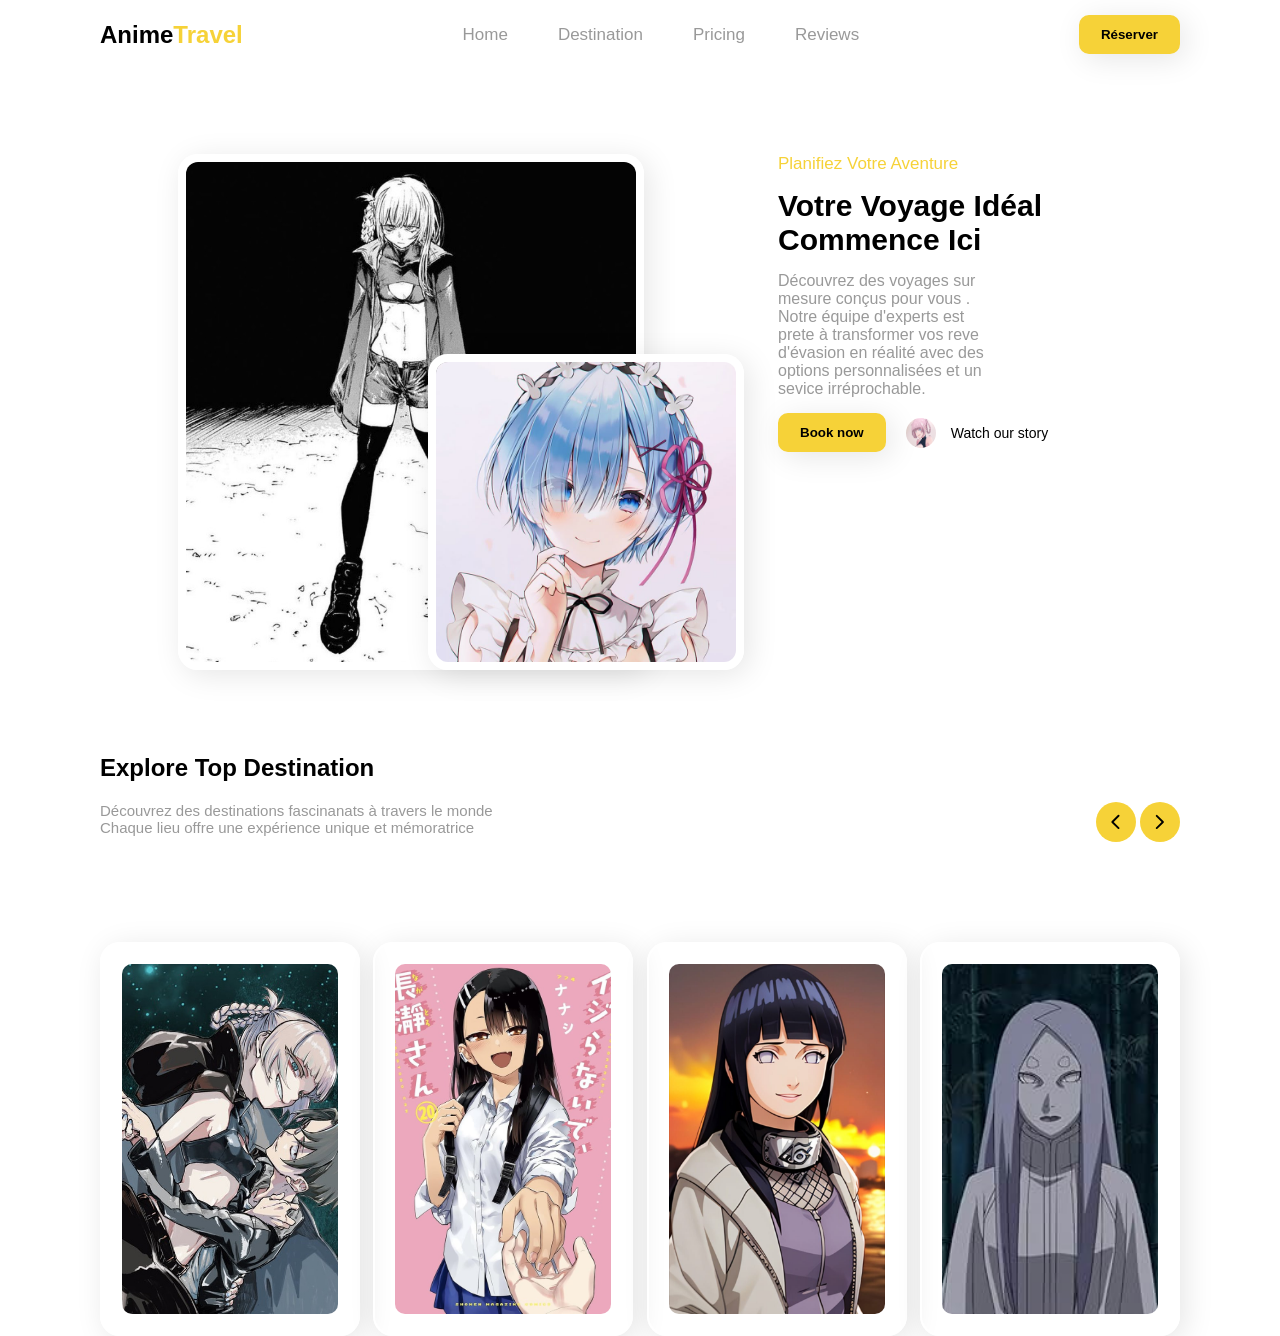
<file: projets/projet6/index.html>
<DOCTYPE html>
<html lang="en">
<head>
    <meta charset="UTF-8">
    <meta name="viewport" content="width=device-width, initial-scale=1.0">
    <title>AnimeTravel</title>
    <link rel="stylesheet" href="styles.css">
</head>
<body>

    <header>
        <section class="all">
            <div class="logo">
                <h1 class="logo-title">
                    Anime<span>Travel</span>
                </h1>
            </div>
            <div class="navbar">
                <ul>
                    <li><a href="#" class="nav-list">Home</a></li>
                    <li><a href="#" class="nav-list">Destination</a></li>
                    <li><a href="#" class="nav-list">Pricing</a></li>
                    <li><a href="#" class="nav-list">Reviews</a></li>
                </ul>
            </div>
            <div class="btn-btn">
                <button class="btn">Réserver</button>
            </div>
        </section>
    </header>

    <main>
        <section class="frist-content">
            <div class="left">
                <img src="image/image1.jpg" class="nazuna">
                <img src="image/image2.jpg" class="remi">
            </div>
            <div class="right">
                <p class="right-text">
                    Planifiez Votre Aventure
                </p>
                <h2 class="right-title">
                    Votre Voyage Idéal <br>
                    Commence Ici
                </h2>
                <p class="right-paragraphe">
                    Découvrez des voyages sur mesure 
                    conçus pour vous . Notre équipe d'experts 
                    est prete à transformer vos reve d'évasion 
                    en réalité avec des options personnalisées et un 
                    sevice irréprochable.
                </p>
                <div class="buttons-right">
                    <div>
                        <button class="btn">
                            Book now
                        </button>
                    </div>
                    
                    <div class="watch-remi">
                        <img src="image/image3.png" alt="nazuan-cercle" class="watch-cercle">
                        <p class="wacth-text">
                            Watch our story
                        </p>
                    </div>
                </div>
            </div>
        </section>
        <section class="second-content">
            <div class="all-content">
                <h1 class="destination-second">
                    Explore Top Destination
                </h1>
                <div class="second-par">
                    <p class="paragraphe-second">
                        Découvrez des destinations fascinanats à travers le monde <br>
                        Chaque lieu offre une expérience unique et mémoratrice
                    </p>
                    <div class="cheveron">
                        <button class="chevron-frist">
                            <img src="assets/chevron_lesft_48px.svg" class="left-chev">
                        </button>

                        <button class="chevron-second">
                            <img src="assets/chevron_right_48px.svg"  >
                        </button>
                    </div>
                </div>
            </div>
            <section class="desc">
                <div class="list-images">
                    <img src="image/image4.jpg">

                    <div class="desc-images">
                        <h2>Tokyo</h2>
                        <p>
                            Paysages grandioses et quartiers <br>
                            dynamiques
                        </p>
                    </div>
                </div>
                <div class="list-images">
                    <img src="image/image5.jpeg">
                    
                    <div class="desc-images">
                        <h2>Tokyo</h2>
                        <p>
                            Paysages grandioses et quartiers <br>
                            dynamiques
                        </p>
                    </div>
                </div>
                <div class="list-images">
                    <img src="image/image6.jpg">
                    
                    <div class="desc-images">
                        <h2>Tokyo</h2>
                        <p>
                            Paysages grandioses et quartiers <br>
                            dynamiques
                        </p>
                    </div>
                </div>
                <div class="list-images">
                    <img src="image/image7.jpg">
                    
                    <div class="desc-images">
                        <h2>Tokyo</h2>
                        <p>
                            Paysages grandioses et quartiers <br>
                            dynamiques
                        </p>
                    </div>
                </div>
            </section>
        </section>
    </main>
    
</body>
</html>
</file>
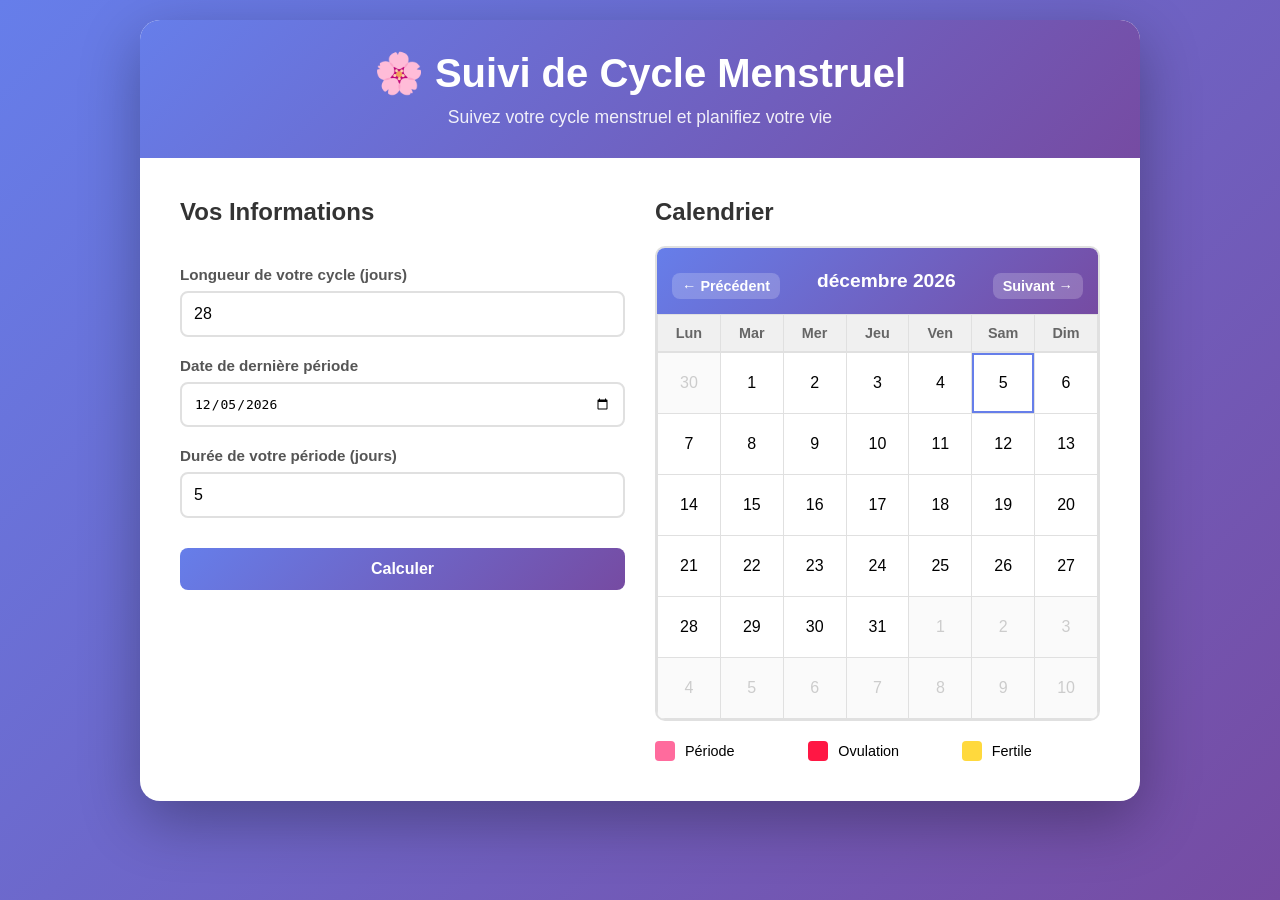
<file: projets/projet7/index.html>
<!DOCTYPE html>
<html lang="fr">
<head>
    <meta charset="UTF-8">
    <meta name="viewport" content="width=device-width, initial-scale=1.0">
    <title>Suivi de Cycle Menstruel</title>
    <style>
        * {
            margin: 0;
            padding: 0;
            box-sizing: border-box;
        }

        body {
            font-family: 'Segoe UI', Tahoma, Geneva, Verdana, sans-serif;
            background: linear-gradient(135deg, #667eea 0%, #764ba2 100%);
            min-height: 100vh;
            padding: 20px;
        }

        .container {
            max-width: 1000px;
            margin: 0 auto;
            background: white;
            border-radius: 20px;
            box-shadow: 0 20px 60px rgba(0, 0, 0, 0.3);
            overflow: hidden;
        }

        header {
            background: linear-gradient(135deg, #667eea 0%, #764ba2 100%);
            color: white;
            padding: 30px;
            text-align: center;
        }

        header h1 {
            font-size: 2.5em;
            margin-bottom: 10px;
        }

        header p {
            font-size: 1.1em;
            opacity: 0.9;
        }

        .content {
            display: grid;
            grid-template-columns: 1fr 1fr;
            gap: 30px;
            padding: 40px;
        }

        .form-section {
            display: flex;
            flex-direction: column;
            gap: 20px;
        }

        .form-section h2 {
            color: #333;
            margin-bottom: 20px;
            font-size: 1.5em;
        }

        .form-group {
            display: flex;
            flex-direction: column;
            gap: 8px;
        }

        label {
            color: #555;
            font-weight: 600;
            font-size: 0.95em;
        }

        input, select {
            padding: 12px;
            border: 2px solid #e0e0e0;
            border-radius: 8px;
            font-size: 1em;
            transition: border-color 0.3s;
        }

        input:focus, select:focus {
            outline: none;
            border-color: #667eea;
        }

        button {
            background: linear-gradient(135deg, #667eea 0%, #764ba2 100%);
            color: white;
            padding: 12px 20px;
            border: none;
            border-radius: 8px;
            font-size: 1em;
            font-weight: 600;
            cursor: pointer;
            transition: transform 0.2s, box-shadow 0.2s;
            margin-top: 10px;
        }

        button:hover {
            transform: translateY(-2px);
            box-shadow: 0 10px 20px rgba(102, 126, 234, 0.3);
        }

        .results {
            background: #f9f9f9;
            padding: 20px;
            border-radius: 10px;
            margin-top: 20px;
            display: none;
        }

        .results.active {
            display: block;
        }

        .result-item {
            padding: 10px 0;
            border-bottom: 1px solid #e0e0e0;
        }

        .result-item:last-child {
            border-bottom: none;
        }

        .result-label {
            color: #666;
            font-size: 0.9em;
        }

        .result-value {
            color: #333;
            font-size: 1.1em;
            font-weight: 600;
            color: #667eea;
        }

        .calendar-section {
            display: flex;
            flex-direction: column;
        }

        .calendar-section h2 {
            color: #333;
            margin-bottom: 20px;
            font-size: 1.5em;
        }

        .calendar {
            background: white;
            border: 2px solid #e0e0e0;
            border-radius: 10px;
            overflow: hidden;
        }

        .calendar-header {
            background: linear-gradient(135deg, #667eea 0%, #764ba2 100%);
            color: white;
            padding: 15px;
            text-align: center;
            display: flex;
            justify-content: space-between;
            align-items: center;
        }

        .calendar-header button {
            background: rgba(255, 255, 255, 0.2);
            padding: 5px 10px;
            font-size: 0.9em;
        }

        .calendar-header h3 {
            font-size: 1.2em;
            flex: 1;
        }

        .weekdays {
            display: grid;
            grid-template-columns: repeat(7, 1fr);
            gap: 1px;
            background: #e0e0e0;
            padding: 1px;
        }

        .weekday {
            background: #f0f0f0;
            padding: 10px;
            text-align: center;
            font-weight: 600;
            color: #666;
            font-size: 0.9em;
        }

        .days {
            display: grid;
            grid-template-columns: repeat(7, 1fr);
            gap: 1px;
            background: #e0e0e0;
            padding: 1px;
        }

        .day {
            background: white;
            padding: 15px;
            text-align: center;
            min-height: 60px;
            display: flex;
            align-items: center;
            justify-content: center;
            cursor: pointer;
            transition: background 0.2s;
            font-weight: 500;
        }

        .day:hover {
            background: #f5f5f5;
        }

        .day.other-month {
            color: #ccc;
            background: #fafafa;
        }

        .day.period {
            background: #ff6b9d;
            color: white;
        }

        .day.fertile {
            background: #ffd93d;
            color: #333;
        }

        .day.ovulation {
            background: #ff1744;
            color: white;
            font-weight: bold;
        }

        .day.today {
            border: 2px solid #667eea;
        }

        .legend {
            display: grid;
            grid-template-columns: repeat(3, 1fr);
            gap: 15px;
            margin-top: 20px;
        }

        .legend-item {
            display: flex;
            align-items: center;
            gap: 10px;
            font-size: 0.9em;
        }

        .legend-color {
            width: 20px;
            height: 20px;
            border-radius: 4px;
        }

        @media (max-width: 768px) {
            .content {
                grid-template-columns: 1fr;
            }

            header h1 {
                font-size: 1.8em;
            }

            .legend {
                grid-template-columns: 1fr;
            }
        }
    </style>
</head>
<body>
    <div class="container">
        <header>
            <h1>🌸 Suivi de Cycle Menstruel</h1>
            <p>Suivez votre cycle menstruel et planifiez votre vie</p>
        </header>

        <div class="content">
            <div class="form-section">
                <h2>Vos Informations</h2>

                <div class="form-group">
                    <label for="cycleLenght">Longueur de votre cycle (jours)</label>
                    <input type="number" id="cycleLenght" min="21" max="35" value="28" placeholder="Ex: 28">
                </div>

                <div class="form-group">
                    <label for="periodDate">Date de dernière période</label>
                    <input type="date" id="periodDate">
                </div>

                <div class="form-group">
                    <label for="periodDays">Durée de votre période (jours)</label>
                    <input type="number" id="periodDays" min="1" max="7" value="5" placeholder="Ex: 5">
                </div>

                <button onclick="calculerCycle()">Calculer</button>

                <div class="results" id="results">
                    <div class="result-item">
                        <div class="result-label">Prochaine période</div>
                        <div class="result-value" id="nextPeriod">-</div>
                    </div>
                    <div class="result-item">
                        <div class="result-label">Jour d'ovulation estimé</div>
                        <div class="result-value" id="ovulationDay">-</div>
                    </div>
                    <div class="result-item">
                        <div class="result-label">Fenêtre fertile</div>
                        <div class="result-value" id="fertileWindow">-</div>
                    </div>
                    <div class="result-item">
                        <div class="result-label">Jours jusqu'à la prochaine période</div>
                        <div class="result-value" id="daysUntil">-</div>
                    </div>
                </div>
            </div>

            <div class="calendar-section">
                <h2>Calendrier</h2>
                <div class="calendar">
                    <div class="calendar-header">
                        <button onclick="previousMonth()">← Précédent</button>
                        <h3 id="monthYear">Décembre 2024</h3>
                        <button onclick="nextMonth()">Suivant →</button>
                    </div>

                    <div class="weekdays">
                        <div class="weekday">Lun</div>
                        <div class="weekday">Mar</div>
                        <div class="weekday">Mer</div>
                        <div class="weekday">Jeu</div>
                        <div class="weekday">Ven</div>
                        <div class="weekday">Sam</div>
                        <div class="weekday">Dim</div>
                    </div>

                    <div class="days" id="calendarDays"></div>
                </div>

                <div class="legend">
                    <div class="legend-item">
                        <div class="legend-color" style="background: #ff6b9d;"></div>
                        <span>Période</span>
                    </div>
                    <div class="legend-item">
                        <div class="legend-color" style="background: #ff1744;"></div>
                        <span>Ovulation</span>
                    </div>
                    <div class="legend-item">
                        <div class="legend-color" style="background: #ffd93d;"></div>
                        <span>Fertile</span>
                    </div>
                </div>
            </div>
        </div>
    </div>

    <script>
        let currentDate = new Date();
        let lastPeriodDate = null;
        let cycleLength = 28;
        let periodLength = 5;

        // Initialiser avec la date d'aujourd'hui
        document.getElementById('periodDate').valueAsDate = new Date();

        function calculerCycle() {
            const periodDateInput = document.getElementById('periodDate').value;
            cycleLength = parseInt(document.getElementById('cycleLenght').value) || 28;
            periodLength = parseInt(document.getElementById('periodDays').value) || 5;

            if (!periodDateInput) {
                alert('Veuillez entrer une date');
                return;
            }

            lastPeriodDate = new Date(periodDateInput);

            // Calculer la prochaine période
            const nextPeriod = new Date(lastPeriodDate);
            nextPeriod.setDate(nextPeriod.getDate() + cycleLength);

            // Calculer le jour d'ovulation (généralement 14 jours avant la prochaine période)
            const ovulationDate = new Date(nextPeriod);
            ovulationDate.setDate(ovulationDate.getDate() - 14);

            // Fenêtre fertile (5 jours avant ovulation + jour d'ovulation)
            const fertileStart = new Date(ovulationDate);
            fertileStart.setDate(fertileStart.getDate() - 5);
            const fertileEnd = new Date(ovulationDate);
            fertileEnd.setDate(fertileEnd.getDate() + 1);

            // Jours jusqu'à la prochaine période
            const today = new Date();
            const daysUntil = Math.ceil((nextPeriod - today) / (1000 * 60 * 60 * 24));

            // Afficher les résultats
            document.getElementById('nextPeriod').textContent = formatDate(nextPeriod);
            document.getElementById('ovulationDay').textContent = formatDate(ovulationDate);
            document.getElementById('fertileWindow').textContent = `${formatDate(fertileStart)} à ${formatDate(fertileEnd)}`;
            document.getElementById('daysUntil').textContent = daysUntil > 0 ? daysUntil + ' jours' : 'Bientôt!';

            document.getElementById('results').classList.add('active');
            afficherCalendrier();
        }

        function afficherCalendrier() {
            const year = currentDate.getFullYear();
            const month = currentDate.getMonth();

            document.getElementById('monthYear').textContent = 
                currentDate.toLocaleDateString('fr-FR', { month: 'long', year: 'numeric' });

            const firstDay = new Date(year, month, 1);
            const lastDay = new Date(year, month + 1, 0);
            const daysInMonth = lastDay.getDate();
            const startingDayOfWeek = firstDay.getDay() === 0 ? 6 : firstDay.getDay() - 1;

            const calendarDaysDiv = document.getElementById('calendarDays');
            calendarDaysDiv.innerHTML = '';

            // Jours du mois précédent
            const prevMonthLastDay = new Date(year, month, 0).getDate();
            for (let i = startingDayOfWeek - 1; i >= 0; i--) {
                const day = document.createElement('div');
                day.className = 'day other-month';
                day.textContent = prevMonthLastDay - i;
                calendarDaysDiv.appendChild(day);
            }

            // Jours du mois actuel
            for (let i = 1; i <= daysInMonth; i++) {
                const day = document.createElement('div');
                day.className = 'day';
                day.textContent = i;

                const currentDayDate = new Date(year, month, i);
                const today = new Date();

                // Marquer aujourd'hui
                if (currentDayDate.toDateString() === today.toDateString()) {
                    day.classList.add('today');
                }

                // Si une date de période est définie
                if (lastPeriodDate) {
                    // Période menstruelle
                    const periodEnd = new Date(lastPeriodDate);
                    periodEnd.setDate(periodEnd.getDate() + periodLength);

                    if (currentDayDate >= lastPeriodDate && currentDayDate <= periodEnd) {
                        day.classList.add('period');
                    }

                    // Ovulation (14 jours avant la prochaine période)
                    const nextPeriod = new Date(lastPeriodDate);
                    nextPeriod.setDate(nextPeriod.getDate() + cycleLength);
                    const ovulationDate = new Date(nextPeriod);
                    ovulationDate.setDate(ovulationDate.getDate() - 14);

                    if (currentDayDate.toDateString() === ovulationDate.toDateString()) {
                        day.classList.add('ovulation');
                    }

                    // Fenêtre fertile
                    const fertileStart = new Date(ovulationDate);
                    fertileStart.setDate(fertileStart.getDate() - 5);
                    const fertileEnd = new Date(ovulationDate);
                    fertileEnd.setDate(fertileEnd.getDate() + 1);

                    if (currentDayDate > fertileStart && currentDayDate < fertileEnd && 
                        currentDayDate.toDateString() !== ovulationDate.toDateString()) {
                        day.classList.add('fertile');
                    }
                }

                calendarDaysDiv.appendChild(day);
            }

            // Jours du mois suivant
            const totalCells = calendarDaysDiv.children.length;
            const remainingCells = 42 - totalCells;
            for (let i = 1; i <= remainingCells; i++) {
                const day = document.createElement('div');
                day.className = 'day other-month';
                day.textContent = i;
                calendarDaysDiv.appendChild(day);
            }
        }

        function previousMonth() {
            currentDate.setMonth(currentDate.getMonth() - 1);
            afficherCalendrier();
        }

        function nextMonth() {
            currentDate.setMonth(currentDate.getMonth() + 1);
            afficherCalendrier();
        }

        function formatDate(date) {
            return date.toLocaleDateString('fr-FR', { 
                weekday: 'long', 
                year: 'numeric', 
                month: 'long', 
                day: 'numeric' 
            });
        }

        // Initialiser le calendrier
        afficherCalendrier();
    </script>
</body>
</html>
</file>
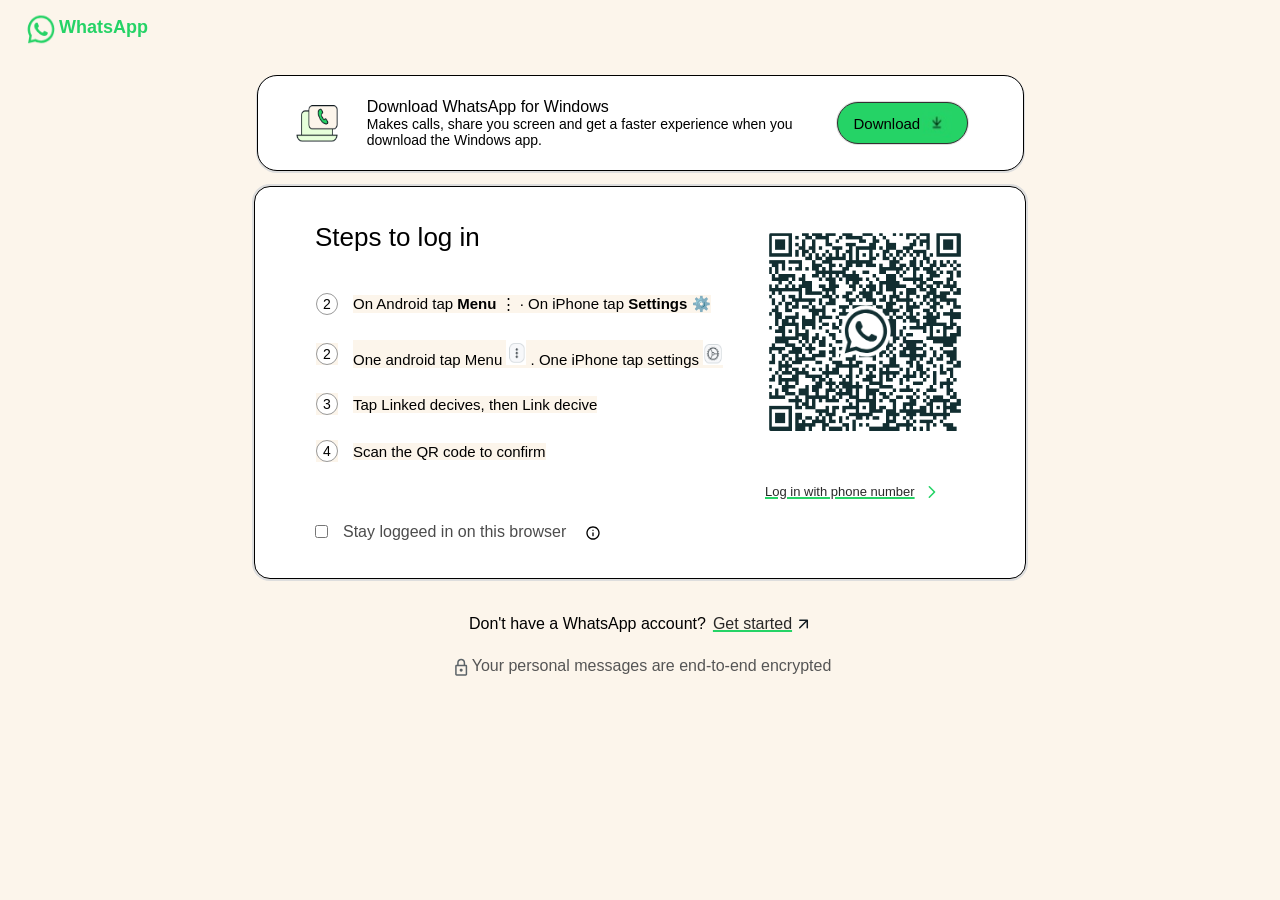
<file: projets/projet1/scanner.html>
<!DOCTYPE html>
<html lang="fr">
<head>
    <meta charset="UTF-8">
    <meta name="viewport" content="width=device-width, initial-scale=1.0">
    <title>qr-scanner</title>
    <link rel="stylesheet" href="style/qr-scanner.css">
</head>
<body>
    <!-- HEDEAR -->

    <header class="whatsapp">
        <nav>
            <section class="contenair">
                <div class="logo">
                    <img src="images/Screenshot 2025-07-20 181818.png" alt="logo-whatsapp" class="what">
                    <h2 class="whatsapp">WhatsApp</h2>
                </div>
            </section>
        </nav>
    </header>

    <!-- LITLE BODY -->

    <main class="litle-body">
        <section class="content">
            <div class="phone">
                <img src="images/Screenshot 2025-07-20 181906.png" alt="ohone" class="phone-computeur">
            </div>
            <div class="description">
                <h2 class="download-one">
                    Download WhatsApp for Windows
                </h2>
                <p class="text">
                    Makes calls, share you screen and get a faster experience when you <br>download the Windows app.  
                </p>
            </div>
            <div class="download-img">
                <button class="download-last">Download</button>
                <img src="images/download.jpg" alt="download" class="dow">
            </div>
        </section>
    </main>

    <!-- BIG-BODY -->

    <main class="contenair">
    <section class="full">
    <secion class="qr">
        <div class="log">
            <h1 class="steps-log">Steps to log in</h1>
            <ul class="steps">
                <li>
                    <span class="number">2</span>
                    <p>On Android tap <strong>Menu</strong> <span class="menu-dots">⋮</span> · On iPhone tap <strong>Settings</strong> <span class="settings-gear">⚙️</span></p>   
                </li>
                <li>
                    <div class="span">
                        <span class="number">2</span>
                    </div>
                    <div class="other">
                        One android tap Menu <img src="images/Screenshot 2025-07-20 181843.png" alt="point" class="point"> . One iPhone tap settings <img src="images/Screenshot 2025-07-20 181851.png" alt="" class="chaine">
                    </div>
                </li>  
                <li>
                    <div class="span">
                        <span class="number">3</span>
                    </div>
                    <div class="other">
                        Tap Linked decives, then Link decive
                    </div>
                </li>  
                <li>
                    <div class="span">
                        <span class="number">4</span>
                    </div>
                    <div class="other">
                        Scan the QR code to confirm
                    </div> 
                </li>         
            </ul>
            <label class="stay">
                <input type="checkbox">
                <p class="m">Stay loggeed in on this browser</p>
                <img src="images/Screenshot 2025-07-20 181914.png" alt="h" class="k">
            </label>
        </div>
        <div class="QR-code">
            <div class="img-qr">
                <img src="images/code-qr.jpg.png" alt="" class="code">
            </div>
            <div class="end-r">
                <a href="whatsapp-ngoma.html" class="phone">Log in with phone number</a>
                <img src="images/Screenshot 2025-07-20 181939.png" alt="b" class="fleche">
            </div>
        </div>
    </secion>
    </section>
    </main>

    <section class="end">
        <div class="a">
            <p class="end">Don't have a WhatsApp account?</p>
        </div>
        <div class="get-started">
            <a href="#" class="end-b">Get started</a>
        </div>
        <div class="imgs"><img src="images/Screenshot 2025-07-20 181933.png" alt="get" class="end-imgage"></div> 
    </section>

      <!-- FOOTER -->
    <footer>
        <div class="fin">
            <img src="images/Screenshot 2025-07-20 181925.png" alt="key" class="key">
            <p class="fin"> Your personal messages are end-to-end encrypted </p>
        </div>  
    </footer>
    
</body>
</html>
</file>
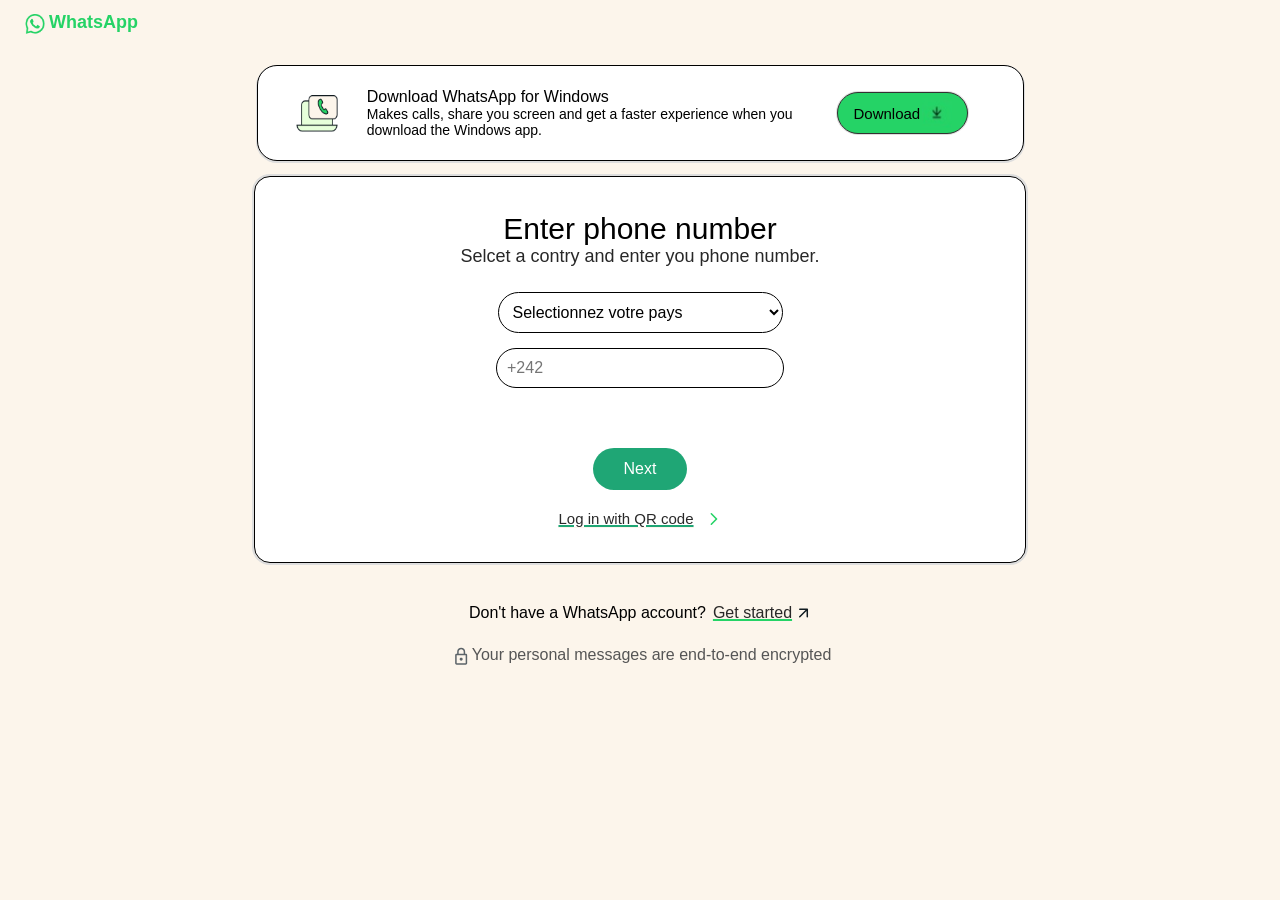
<file: projets/projet1/whatsapp-ngoma.html>
<!DOCTYPE html>
<html lang="fr">
<head>
    <meta charset="UTF-8">
    <meta name="viewport" content="width=device-width, initial-scale=1.0">
    <title>whatsapp</title>
    <link rel="stylesheet" href="style/whatsppa-ngoma.css">
</head>
<body>
    
     <!-- HEDEAR -->
     <header class="whatsapp">
        <section class="contenair">
            <div class="logo">
                <img src="images/Screenshot 2025-07-20 181818.png" alt="logo-whatsapp" class="what">
                <h2 class="whatsapp">WhatsApp</h2>
            </div>
        </section>
     </header>
    
    <!-- LITLE BODY -->

    <main class="litle-body">
        <section class="content">
        <div class="phone">
            <img src="images/Screenshot 2025-07-20 181906.png" alt="ohone" class="phone-computeur">
        </div>
        <div class="description">
            <h2 class="download-one">
                Download WhatsApp for Windows
            </h2>
            <p class="text">
                Makes calls, share you screen and get a faster experience when you <br>download the Windows app.  
            </p>
        </div>
        <div class="download-img">
            <button class="download-last">Download</button>
            <img src="images/download.jpg" alt="download" class="dow">
        </div>
        </section>
    </main>

    <!-- BIG-BODY -->
     
    <main class="big-body">
        <section class="hero-body">
            <div class="title">
                <h1 class="titre">Enter phone number</h1>
                <p class="texte">
                    Selcet a contry and enter you phone number.
                </p>
            </div>
            <div class="from-congo">
               <select name="pays" id="pays">
                   <option value="">Selectionnez votre pays</option>
                   <option value="Congo">Congo - Brazzaville</option>
                   <option value="France">Congo - Kinshasa</option>
                   <option value="USA">USA</option>
                   <option value="USA">spain</option>
                   <option value="USA">Italy</option>
                   <option value="USA">cote d'Ivoire</option>
                   <option value="japon"><span><img src="images/Japon.svg" class="img-pays">japon</option></span>
               </select>

            </div>
            <div class="input-tel">
                <input type="tel"  id="tel" placeholder="+242" required>
            </div>
            <div class="button-next">
                <button class="next">
                    <a href="#" class="b">Next</a>
                </button>
            </div>
            <div class="qr">
                <nav>
                <a href="scanner.html" class="qr-log">Log in with QR code</a>
                </nav>
                <img src="images/Screenshot 2025-07-20 181939.png" alt="png" class="fleche">
            </div>
        </section>
    </main>
    <section class="end">
        <div class="a">
            <p class="end">Don't have a WhatsApp account?</p>
        </div>
        <div class="get-started">
            <a href="#" class="end-b">Get started</a>
        </div>
        <div class="imgs"><img src="images/Screenshot 2025-07-20 181933.png" alt="get" class="end-imgage"></div> 
    </section>

    <!-- FOOTER -->
    <footer>
        <div class="fin">
            <img src="images/Screenshot 2025-07-20 181925.png" alt="key" class="key">
            <p class="fin"> Your personal messages are end-to-end encrypted </p>
        </div>  
    </footer>
    
</body>
</html
</file>
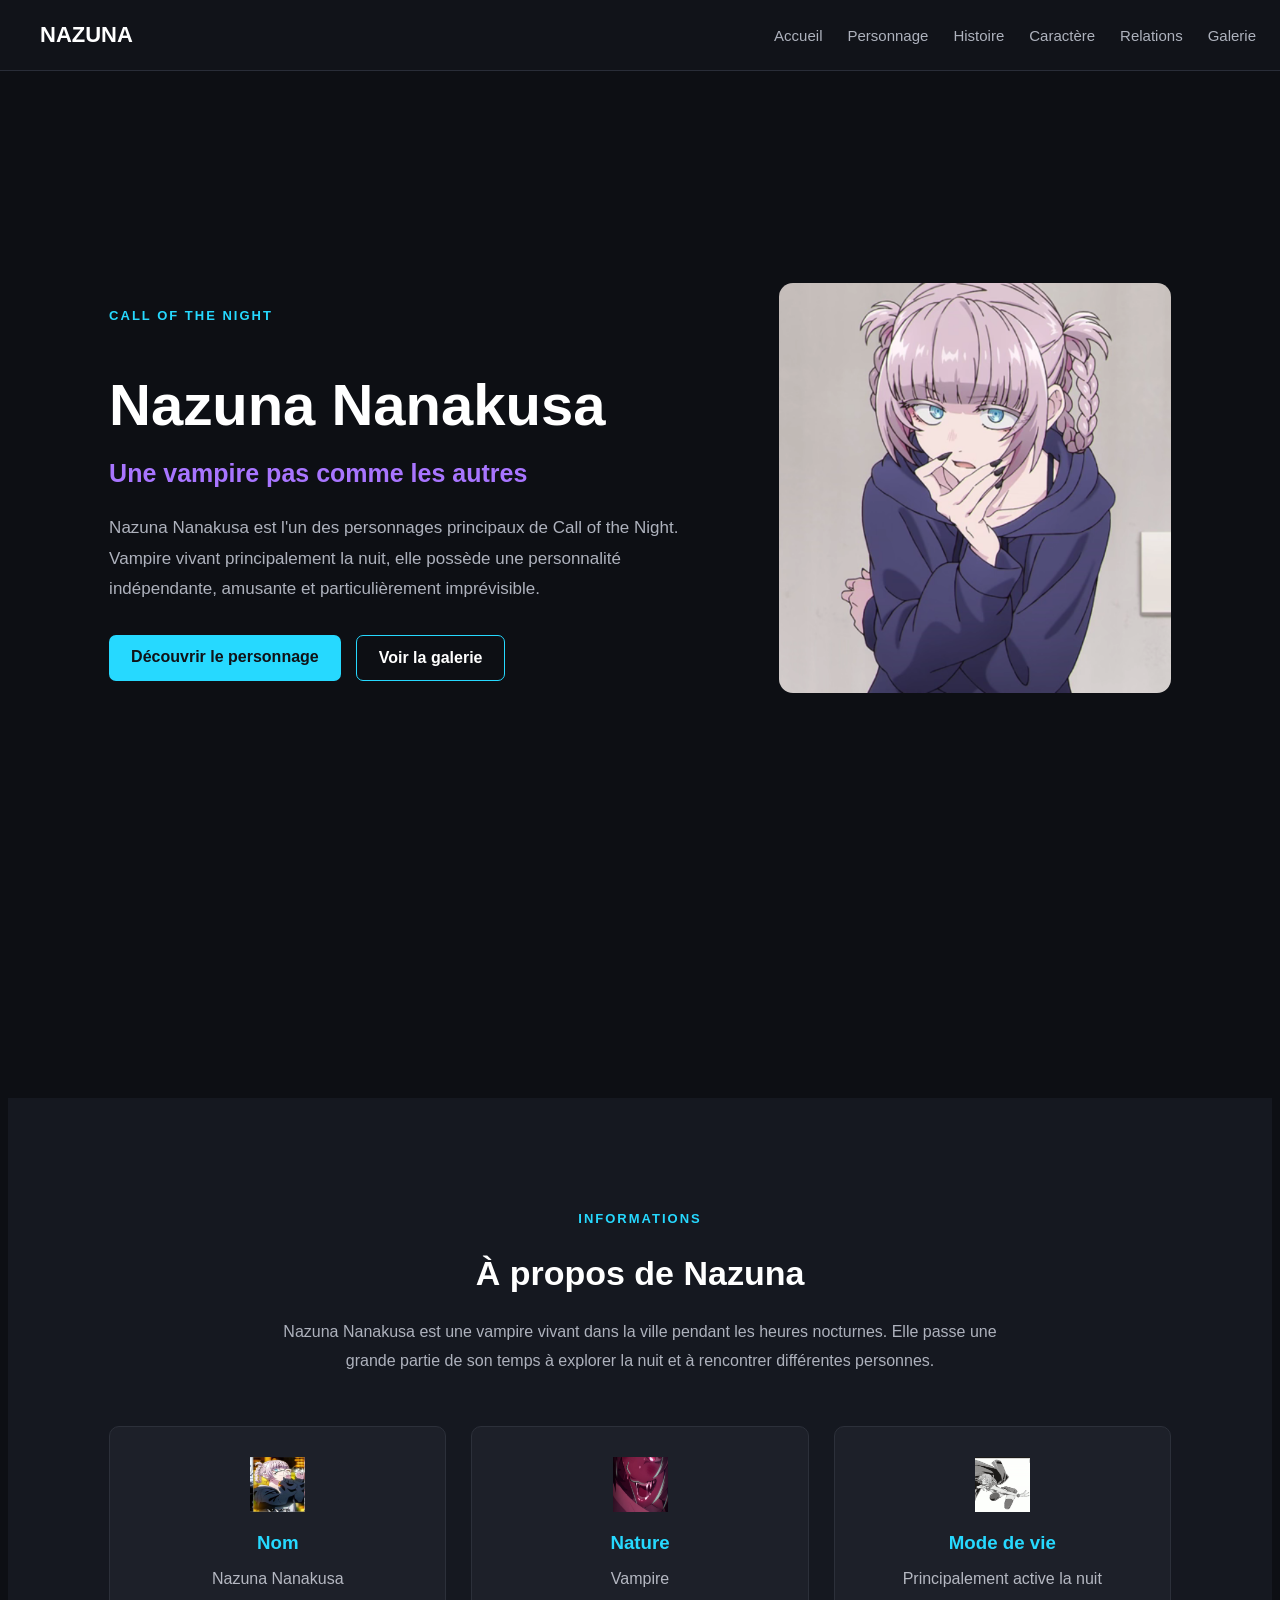
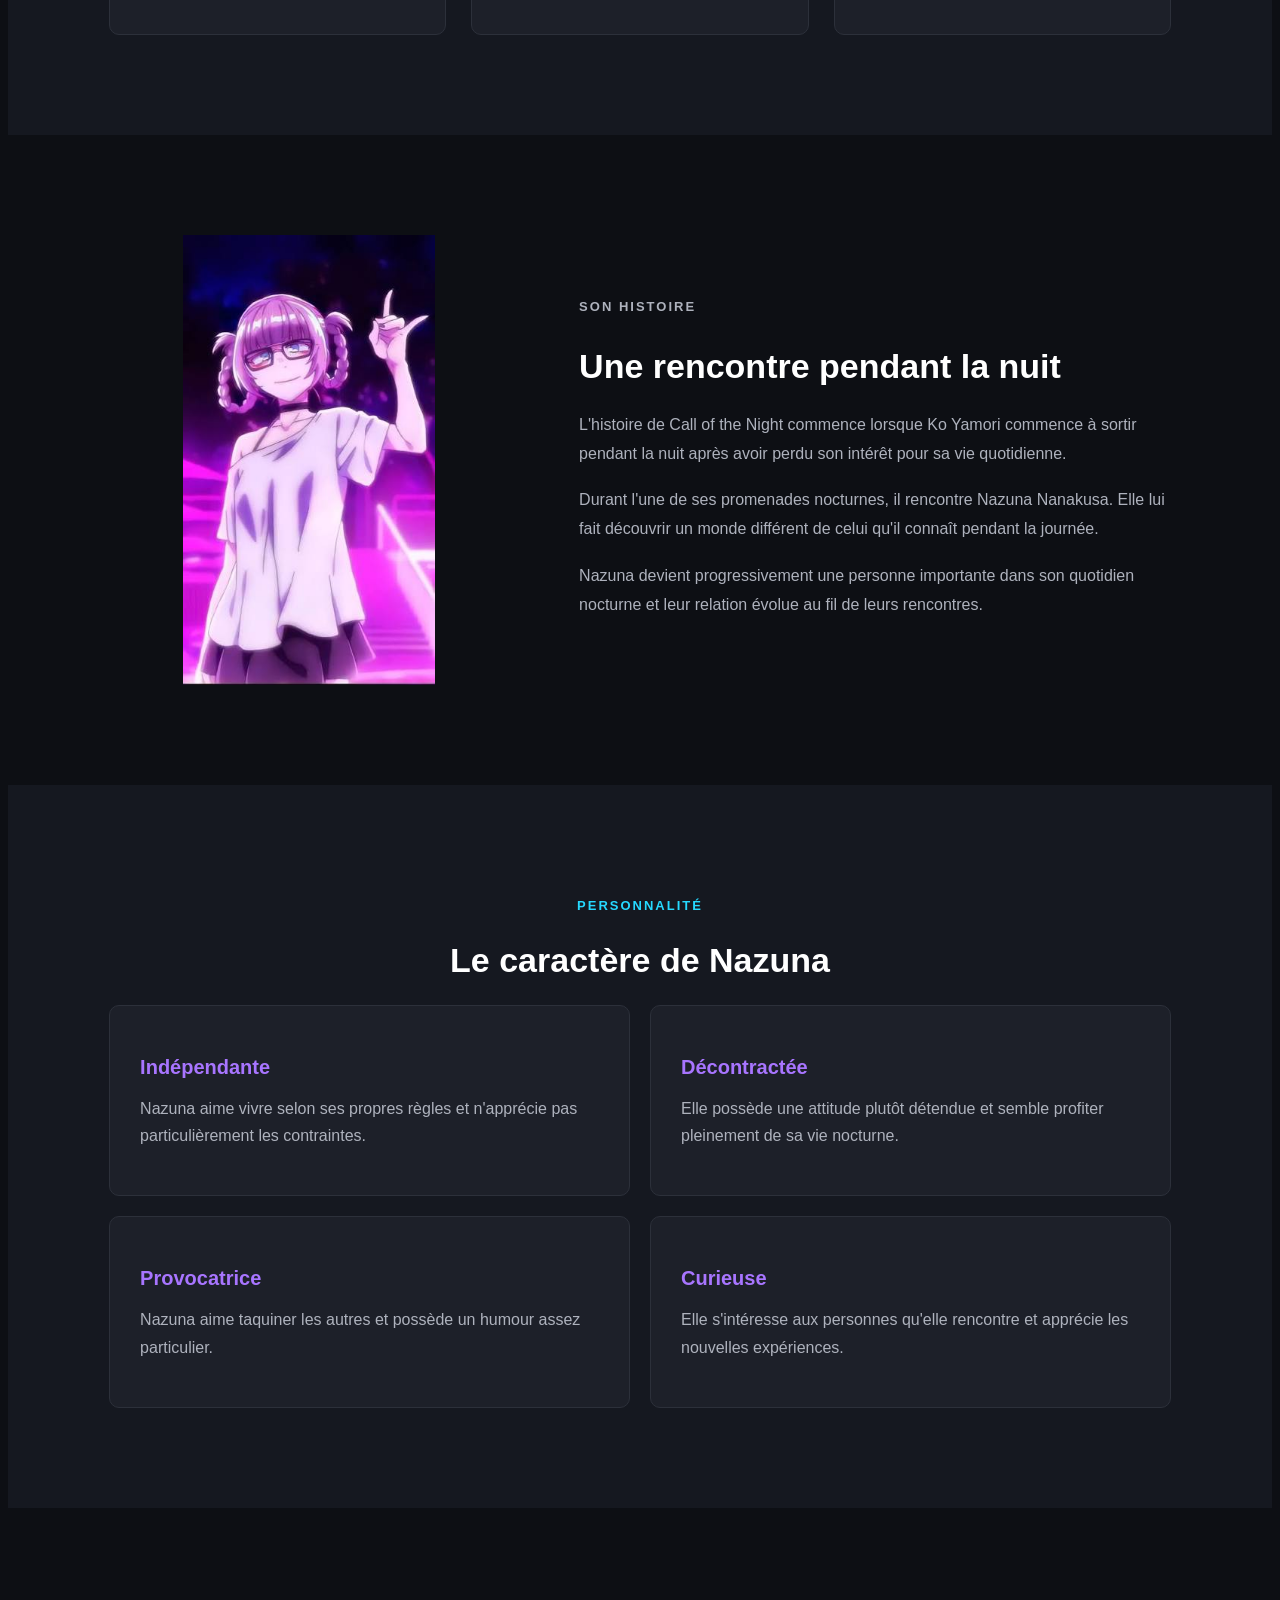
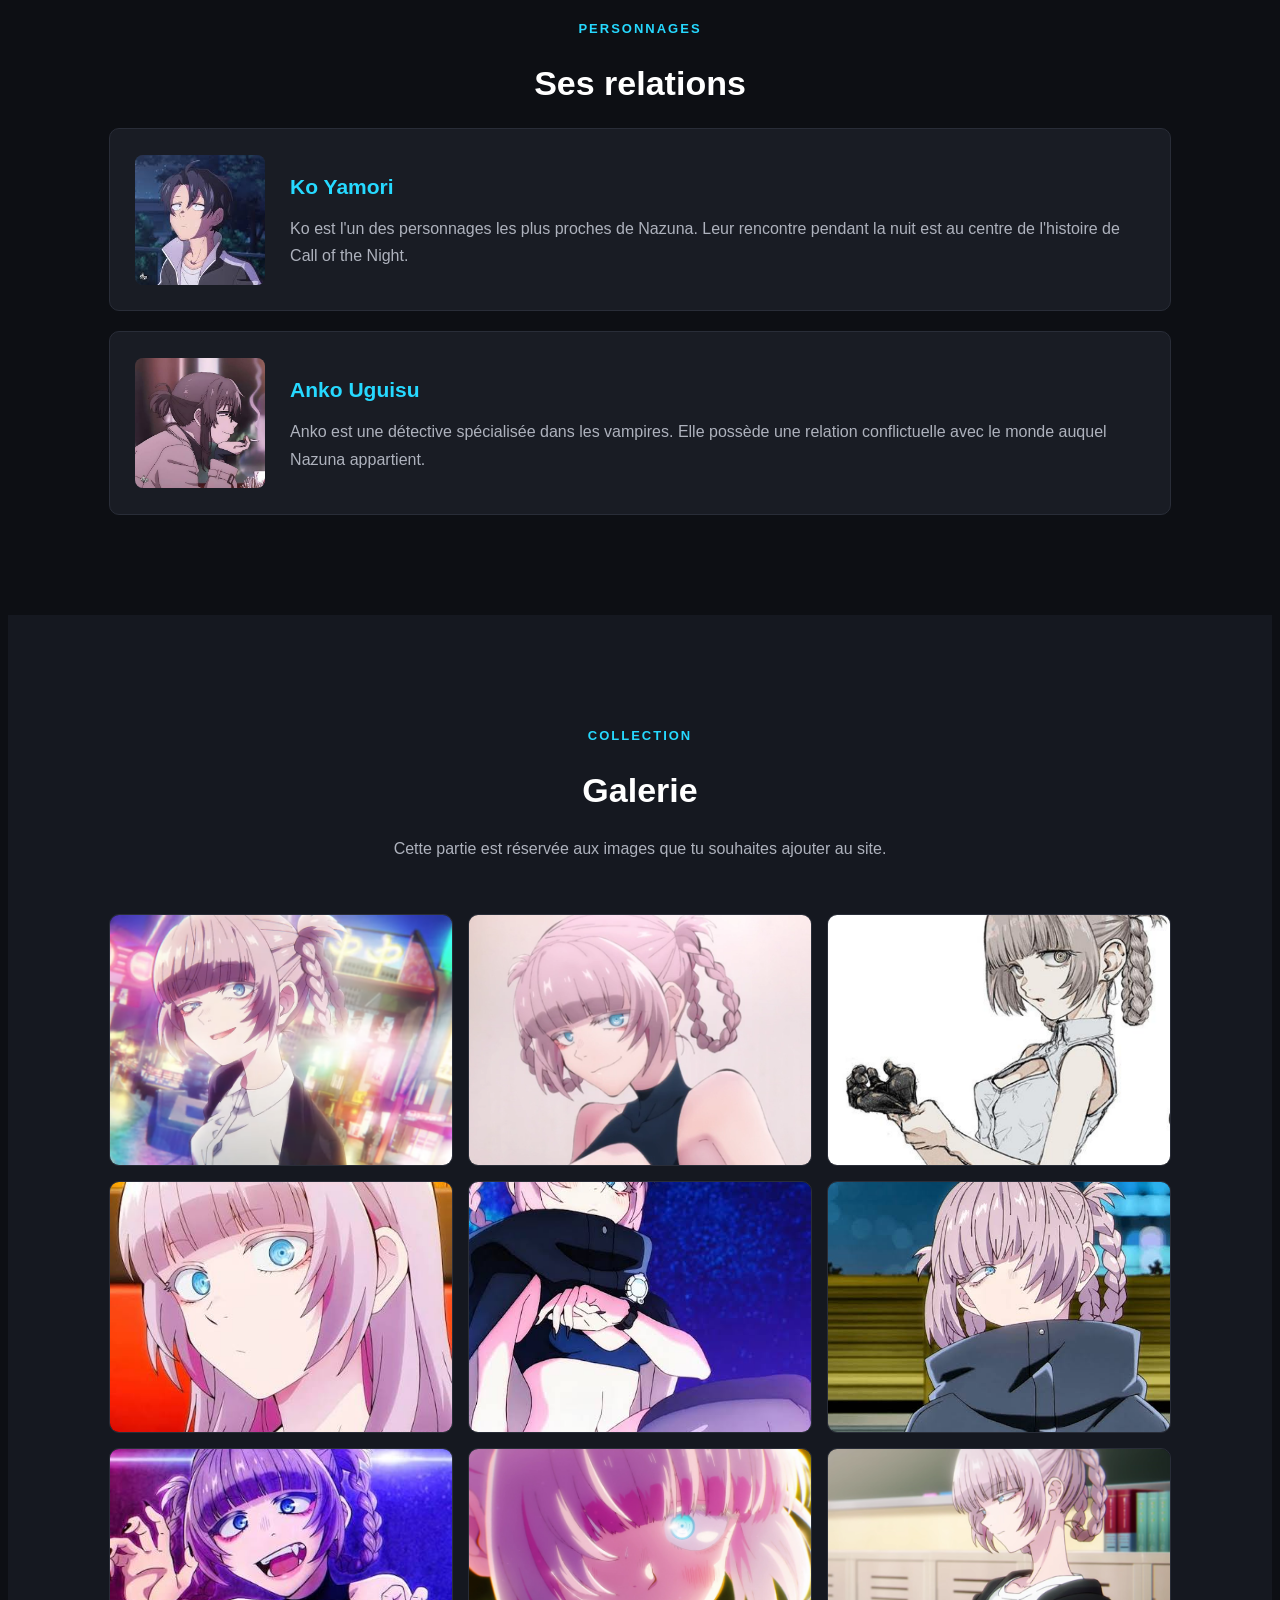
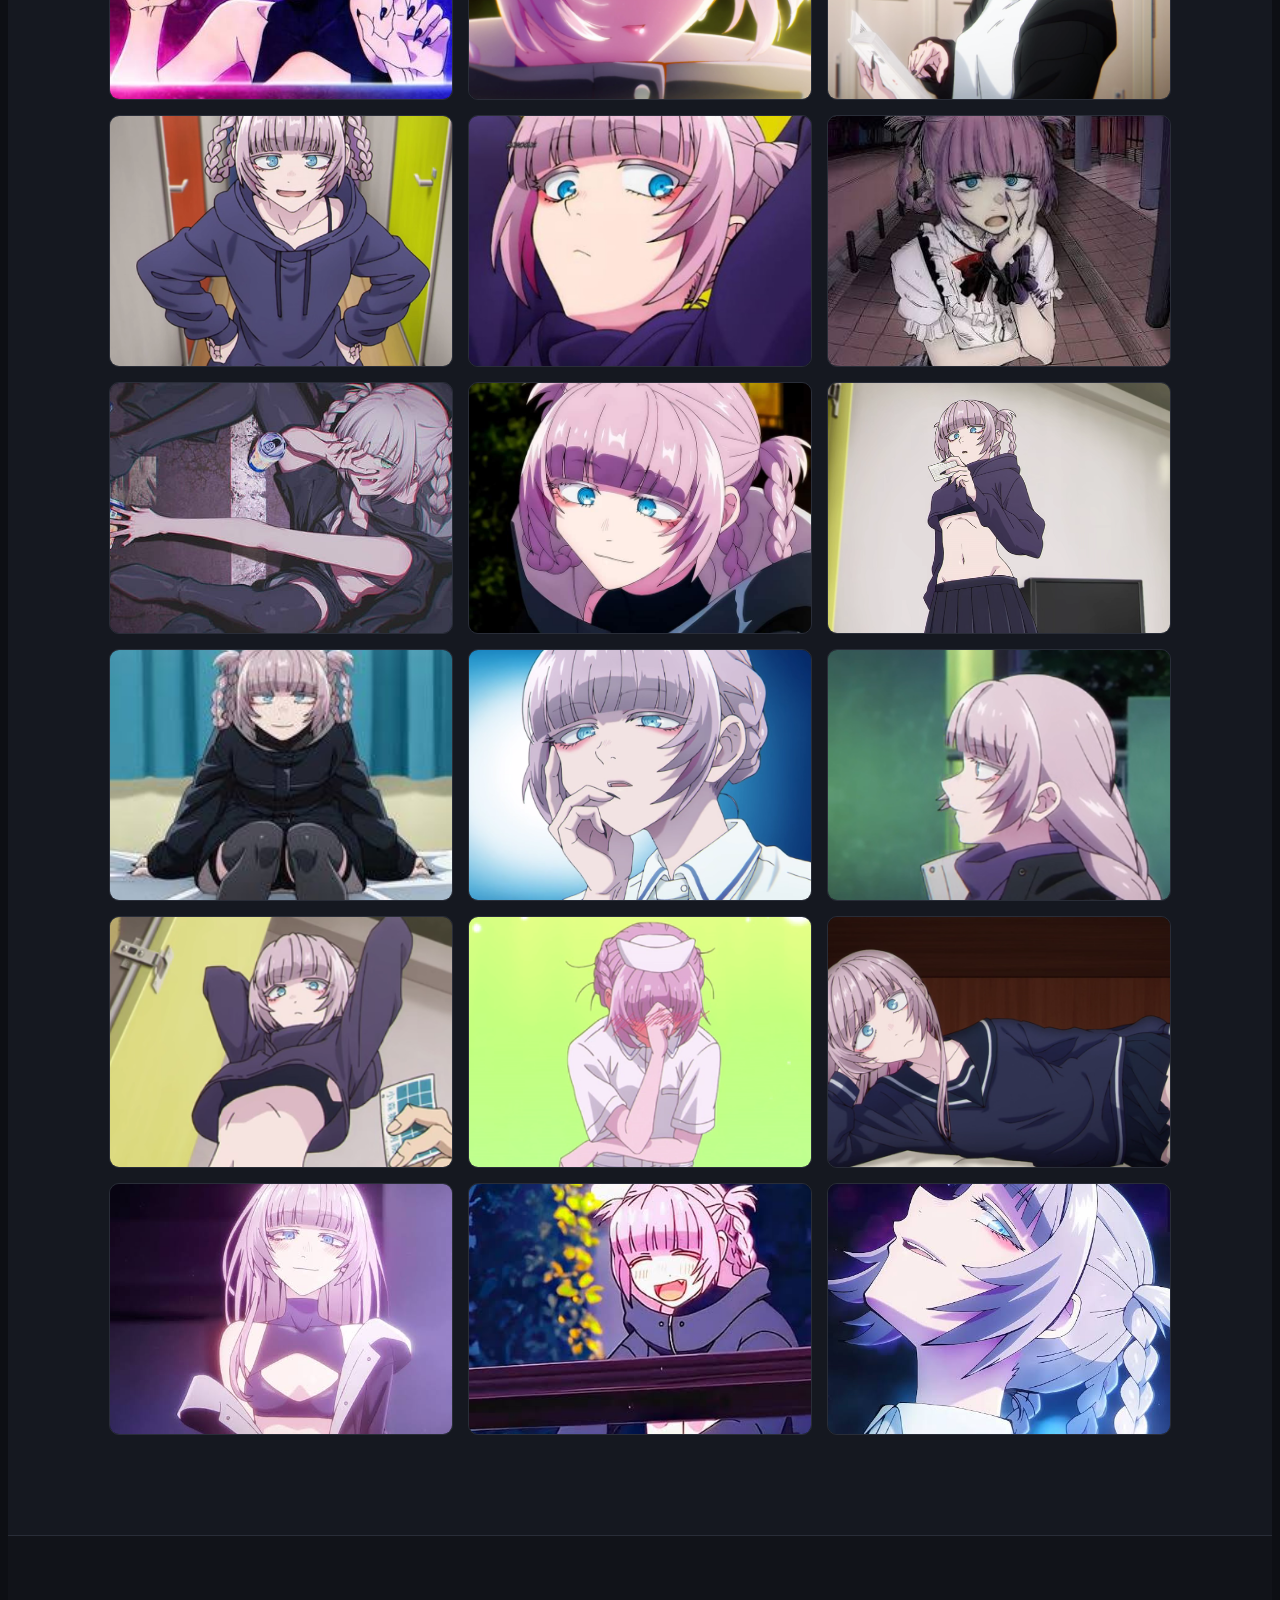
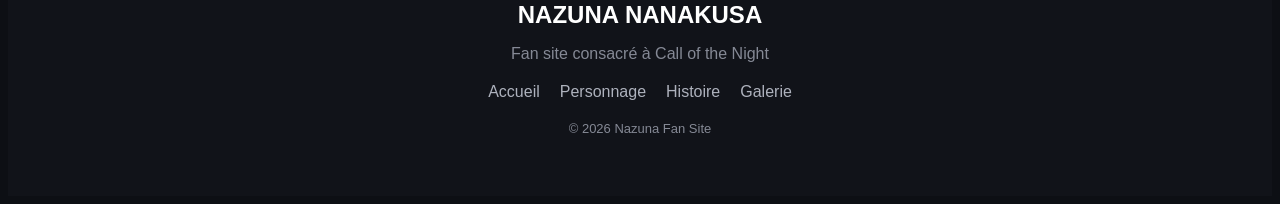
<file: projets/projet2/nanakusa.html>
<!DOCTYPE html>
<html lang="fr">

<head>
    <meta charset="UTF-8">
    <meta name="viewport" content="width=device-width, initial-scale=1.0">
    <title>Nazuna Nanakusa | Call of the Night</title>
    <link rel="stylesheet" href="styles/nanakusa.css">

</head>

<body>
    <!-- HEADER -->
    <header>
        <div class="logo">
            <a href="#accueil">NAZUNA</a>
        </div>
        <nav>
            <a href="#accueil">Accueil</a>
            <a href="#personnage">Personnage</a>
            <a href="#histoire">Histoire</a>
            <a href="#caractere">Caractère</a>
            <a href="#relations">Relations</a>
            <a href="#galerie">Galerie</a>
        </nav>
    </header>
    <!-- ACCUEIL -->
    <section class="accueil" id="accueil">
        <div class="accueil-content">
            <div class="accueil-text">
                <p class="sur-titre">
                    CALL OF THE NIGHT
                </p>
                <h1>
                    Nazuna Nanakusa
                </h1>
                <h2>
                    Une vampire pas comme les autres
                </h2>
                <p>
                    Nazuna Nanakusa est l'un des personnages principaux
                    de Call of the Night. Vampire vivant principalement
                    la nuit, elle possède une personnalité indépendante,
                    amusante et particulièrement imprévisible.
                </p>
                <div class="boutons">
                    <a href="#personnage" class="bouton">
                        Découvrir le personnage
                    </a>
                    <a href="#galerie" class="bouton secondaire">
                        Voir la galerie
                    </a>
                </div>
            </div>
            <div class="accueil-image">
                <img src="images/image1.jpg" alt="Nazuna Nanakusa">
            </div>
        </div>
    </section>
    <!-- PERSONNAGE -->
    <section class="personnage" id="personnage">
        <div class="contenu">
            <p class="sur-titre centre">
                INFORMATIONS
            </p>

            <h2 class="titre-section">
                À propos de Nazuna
            </h2>

            <p class="introduction">
                Nazuna Nanakusa est une vampire vivant dans la ville
                pendant les heures nocturnes. Elle passe une grande
                partie de son temps à explorer la nuit et à rencontrer
                différentes personnes.
            </p>
            <div class="cartes">
                <div class="carte">
                    <img src="images/image2.jpg" alt="Profil">
                    <h3>
                        Nom
                    </h3>
                    <p>
                        Nazuna Nanakusa
                    </p>
                </div>

                <div class="carte">

                    <img src="images/image4.png" alt="Vampire">

                    <h3>
                        Nature
                    </h3>

                    <p>
                        Vampire
                    </p>
                </div>

                <div class="carte">

                    <img src="images/image3.jpg" alt="Nuit">

                    <h3>
                        Mode de vie
                    </h3>

                    <p>
                        Principalement active la nuit
                    </p>

                </div>
            </div>
        </div>
    </section>

    <!-- HISTOIRE -->

    <section class="histoire" id="histoire">

        <div class="contenu histoire-content">

            <div class="histoire-image">
                <img src="images/image5.jpg" class="histoireimg">
            </div>

            <div class="histoire-text">

                <p class="sur-titre">
                    SON HISTOIRE
                </p>

                <h2 class="titre-section">
                    Une rencontre pendant la nuit
                </h2>

                <p>
                    L'histoire de Call of the Night commence lorsque
                    Ko Yamori commence à sortir pendant la nuit après
                    avoir perdu son intérêt pour sa vie quotidienne.
                </p>

                <p>
                    Durant l'une de ses promenades nocturnes, il rencontre
                    Nazuna Nanakusa. Elle lui fait découvrir un monde
                    différent de celui qu'il connaît pendant la journée.
                </p>

                <p>
                    Nazuna devient progressivement une personne importante
                    dans son quotidien nocturne et leur relation évolue
                    au fil de leurs rencontres.
                </p>
            </div>
        </div>
    </section>

    <!-- CARACTERE -->

    <section class="caractere" id="caractere">

        <div class="contenu">

            <p class="sur-titre centre">
                PERSONNALITÉ
            </p>

            <h2 class="titre-section">
                Le caractère de Nazuna
            </h2>

            <div class="caracteres">

                <div class="caractere-card">
                    <h3>
                        Indépendante
                    </h3>

                    <p>
                        Nazuna aime vivre selon ses propres règles
                        et n'apprécie pas particulièrement les contraintes.
                    </p>

                </div>
                <div class="caractere-card">

                    <h3>
                        Décontractée
                    </h3>
                    <p>
                        Elle possède une attitude plutôt détendue
                        et semble profiter pleinement de sa vie nocturne.
                    </p>
                </div>

                <div class="caractere-card">
                    <h3>
                        Provocatrice
                    </h3>
                    <p>
                        Nazuna aime taquiner les autres et possède
                        un humour assez particulier.
                    </p>
                </div>

                <div class="caractere-card">
                    <h3>
                        Curieuse
                    </h3>
                    <p>
                        Elle s'intéresse aux personnes qu'elle rencontre
                        et apprécie les nouvelles expériences.
                    </p>
                </div>
            </div>
        </div>
    </section>

    <!-- RELATIONS -->

    <section class="relations" id="relations">

        <div class="contenu">
            <p class="sur-titre centre">
                PERSONNAGES
            </p>
            <h2 class="titre-section">
                Ses relations
            </h2>
            <div class="relations-list">
                <div class="relation">
                    <div class="relation-image">
                        <img src="images/yamori.jpg" alt="Ko Yamori">
                    </div>
                    <div>
                        <h3>
                            Ko Yamori
                        </h3>
                        <p>
                            Ko est l'un des personnages les plus proches
                            de Nazuna. Leur rencontre pendant la nuit
                            est au centre de l'histoire de Call of the Night.
                        </p>
                    </div>
                </div>

                <div class="relation">
                    <div class="relation-image">
                        <img src="images/anko.jpg" alt="Anko Uguisu">
                    </div>
                    <div>
                        <h3>
                            Anko Uguisu
                        </h3>
                        <p>
                            Anko est une détective spécialisée dans les
                            vampires. Elle possède une relation conflictuelle
                            avec le monde auquel Nazuna appartient.
                        </p>
                    </div>
                </div>
            </div>
        </div>
    </section>
    <!-- GALERIE -->
    <section class="galerie" id="galerie">
        <div class="contenu">
            <p class="sur-titre centre">
                COLLECTION
            </p>
            <h2 class="titre-section">
                Galerie
            </h2>
            <p class="introduction">
                Cette partie est réservée aux images que tu souhaites
                ajouter au site.
            </p>
            <div class="galerie-grid">
                <div class="gallery-card">
                    <img src="images/gallery1.jpg" alt="Nazuna image 1">
                </div>
                <div class="gallery-card">
                    <img src="images/gallery2.jpg" alt="Nazuna image 2">
                </div>
                <div class="gallery-card">
                    <img src="images/gallery3.jpg" alt="Nazuna image 3">
                </div>
                <div class="gallery-card">
                    <img src="images/gallery4.jpg" alt="Nazuna image 4">
                </div>
                <div class="gallery-card">
                    <img src="images/gallery5.jpg" alt="Nazuna image 5">
                </div>
                <div class="gallery-card">
                    <img src="images/gallery6.jpg" alt="Nazuna image 6">
                </div>
                <div class="gallery-card">
                    <img src="images/gallery7.jpg" alt="Nazuna image 7">
                </div>
                <div class="gallery-card">
                    <img src="images/gallery8.jpg" alt="Nazuna image 8">
                </div>
                <div class="gallery-card">
                    <img src="images/gallery9.jpg" alt="Nazuna image 9">
                </div>
                <div class="gallery-card">
                    <img src="images/gallery10.jpg" alt="Nazuna image 10">
                </div>
                <div class="gallery-card">
                    <img src="images/gallery11.jpg" alt="Nazuna image 11">
                </div>
                <div class="gallery-card">
                    <img src="images/gallery12.jpg" alt="Nazuna image 12">
                </div>
                <div class="gallery-card">
                    <img src="images/gallery13.jpg" alt="Nazuna image 13">
                </div>
                <div class="gallery-card">
                    <img src="images/gallery14.jpg" alt="Nazuna image 14">
                </div>
                <div class="gallery-card">
                    <img src="images/gallery15.jpg" alt="Nazuna image 15">
                </div>
                <div class="gallery-card">
                    <img src="images/gallery16.jpg" alt="Nazuna image 16">
                </div>
                <div class="gallery-card">
                    <img src="images/gallery17.jpg" alt="Nazuna image 17">
                </div>
                <div class="gallery-card">
                    <img src="images/gallery18.jpg" alt="Nazuna image 18">
                </div>
                <div class="gallery-card">
                    <img src="images/gallery19.jpg" alt="Nazuna image 19">
                </div>
                <div class="gallery-card">
                    <img src="images/gallery20.jpg" alt="Nazuna image 20">
                </div>
                <div class="gallery-card">
                    <img src="images/gallery21.jpg" alt="Nazuna image 21">
                </div>
                <div class="gallery-card">
                    <img src="images/gallery22.jpg" alt="Nazuna image 22">
                </div>
                <div class="gallery-card">
                    <img src="images/gallery23.jpg" alt="Nazuna image 23">
                </div>
                <div class="gallery-card">
                    <img src="images/gallery24.jpg" alt="Nazuna image 24">
                </div>
            </div>
        </div>
    </section>
    <!-- FOOTER -->

    <footer>
        <div class="footer-content">
            <h2>
                NAZUNA NANAKUSA
            </h2>
            <p>
                Fan site consacré à Call of the Night
            </p>
            <div class="footer-links">
                <a href="#accueil">Accueil</a>
                <a href="#personnage">Personnage</a>
                <a href="#histoire">Histoire</a>
                <a href="#galerie">Galerie</a>
            </div>
            <p class="copyright">
                © 2026 Nazuna Fan Site
            </p>
        </div>
    </footer>
</body>

</html>
</file>
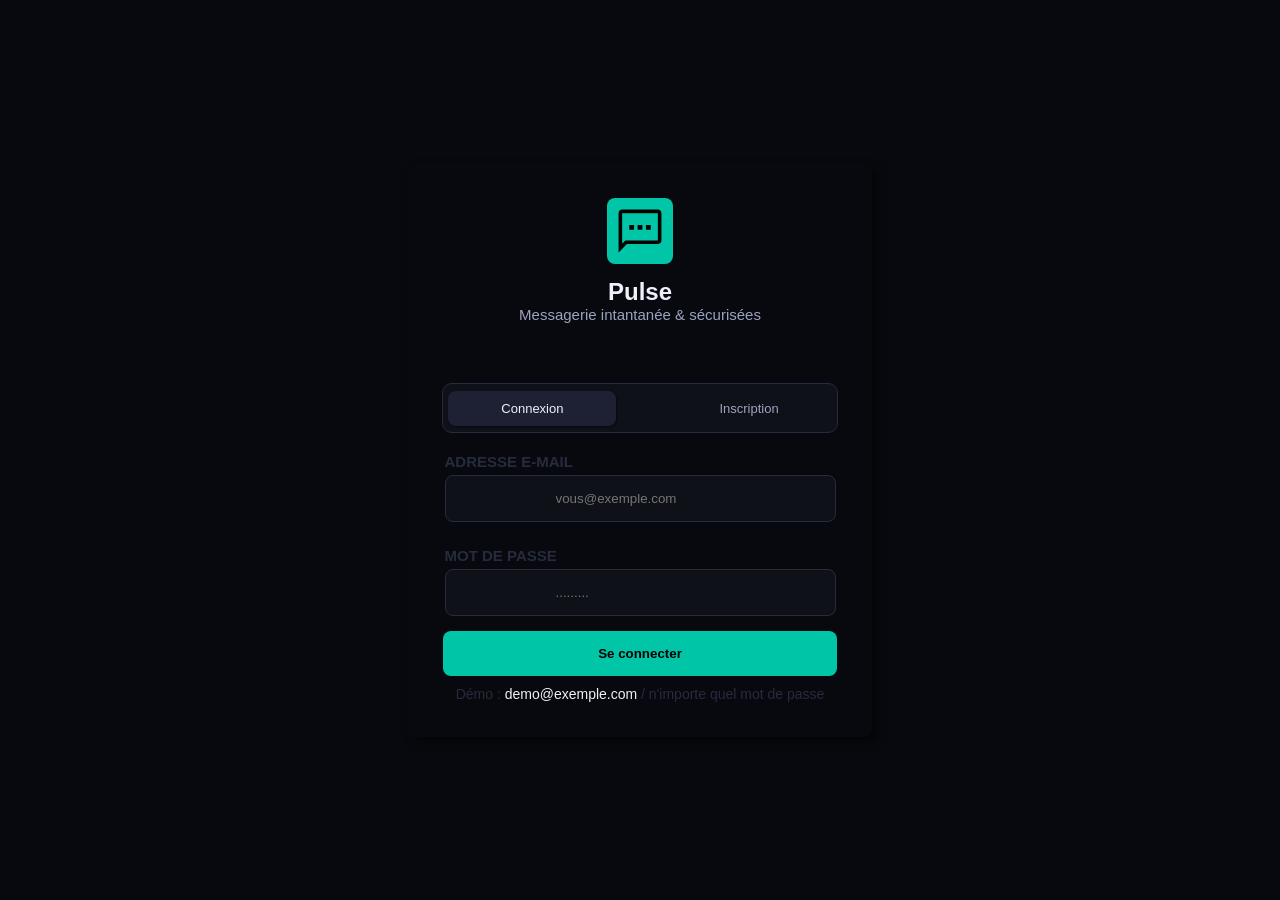
<file: projets/projet3/other.html>
<!DOCTYPE html>
<html lang="fr">
<head>
    <meta charset="UTF-8">
    <meta name="viewport" content="width=device-width, initial-scale=1.0">
    <title>pulse</title>
    <link rel="stylesheet" href="oth.css">
</head>
<body>

    <main>
        <section class="nazuna">
            <div class="logo">
                <img src="icon.svg" alt="logo">
            </div>

            <div class="tiitre">
                <h2>Pulse</h2>
                <p class="message_itachi">Messagerie intantanée & sécurisées</p>
            </div>

            <div class="connexion_inscription">
                <div class="inscription">
                    <a href="#" class="yamori_connexion">Connexion</a>
                </div>
                <div class="inscription">
                    <a href="#" class="yamori_inscription">Inscription</a>
                </div>

            </div>

            <div class="formulaire">
                <form action="">

                   <div class="formulaire_naruto1">
                        <label for="email">ADRESSE E-MAIL</label>
                        <input type="email" placeholder="vous@exemple.com" required>
                   </div>

                   <div class="formulaire_naruto2">
                        <label for="password">MOT DE PASSE</label>
                        <input type="password" placeholder="........." required>
                   </div> 
                </form>
            </div>

           <input type="button" value="Se connecter" class="btn">

            <div class="footer">
                <p class="footer_end_nazuna">
                    Démo : <span class="nanakusa">demo@exemple.com</span> / n'importe quel mot de passe
                </p>
            </div>

        </section>

        
    </main>
    
    
</body>
</html>
</file>
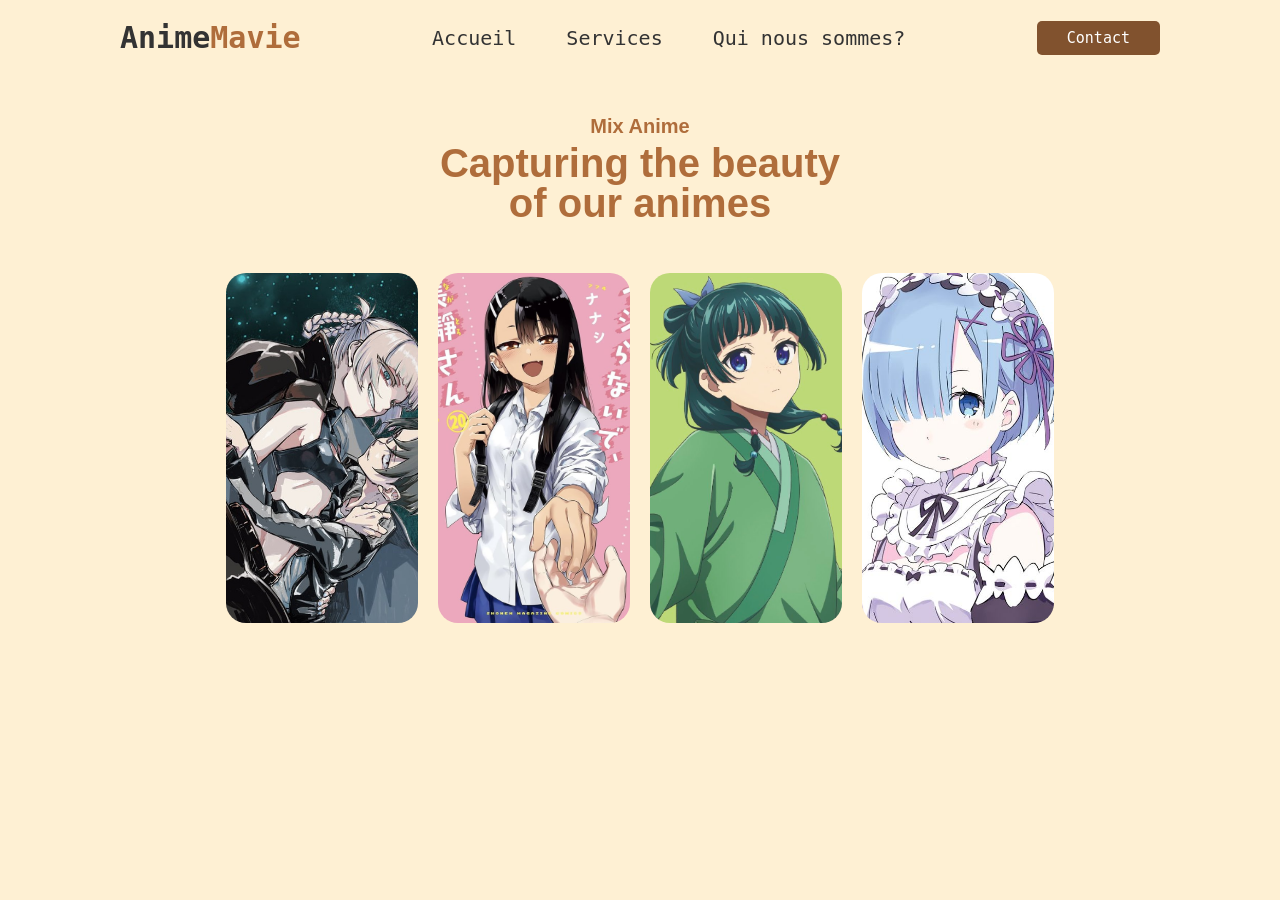
<file: projets/projet5/indx.html>
<!DOCTYPE html>
<html lang="fr">
<head>
    <meta charset="UTF-8">
    <meta name="viewport" content="width=device-width, initial-scale=1.0">
    <title>AnimeMavie</title>
    <link rel="stylesheet" href="style.css">
</head>
<body>

    <header>
        <a href="#" class="logo">Anime<span>Mavie</span></a>

        <nav class="navbar">
            <ul>
                <li>
                    <a href="#" class="menu">Accueil</a>
                </li>
                <li>
                    <a href="#" class="menu">Services</a>
                </li>
                <li>
                    <a href="#" class="menu">Qui nous sommes?</a>
                </li>
            </ul>
        </nav>

        <button class="btn">Contact</button>
    </header>

    <main class="all">
        <div class="mark">
            <h4>Mix Anime</h4>
            <h2>Capturing the beauty <br>of our animes</h2>
        </div>

        <div class="images">
            <img src="images/image1.jpg" alt="nazunaxko">
            <img src="images/image2.jpg" alt="nagatoro">
            <img src="images/image3.jpg" alt="mao-mao">
            <img src="images/image4.jpg" alt="remi">
        </div>
    </main>

    
</body>
</html>
</file>
<file: styles/style.css>
:root {
  --bg: #08070F;
  --bg-alt: #0D0C18;
  --surface: #12101F;
  --surface-2: #17152A;
  --border: #232037;
  --accent: #6366F1;
  --accent-light: #8B8FFF;
  --accent-dim: rgba(99, 102, 241, 0.12);
  --text: #E4E4EC;
  --text-muted: #8A8A9E;
  --text-dim: #55536A;
  --font-display: "Segoe UI", "Helvetica Neue", Arial, sans-serif;
  --font-body: system-ui, -apple-system, "Segoe UI", Arial, sans-serif;
  --font-mono: Consolas, "SFMono-Regular", Menlo, monospace;
  --max-width: 1180px;
  --radius: 14px;
}

* {
  margin: 0;
  padding: 0;
  box-sizing: border-box;
}

body {
  background: var(--bg);
  color: var(--text);
  font-family: var(--font-body);
}

a {
  text-decoration: none;
  color: inherit;
}

ul {
  list-style: none;
}


/*  NAZUNA NANAKUSA IMPORTANT*/
html {
  scroll-behavior: smooth;
}

.etiquette-nezuko {
  font-family: var(--font-mono);
  font-size: 12px;
  letter-spacing: 1px;
  color: var(--accent-light);
  margin-bottom: 14px;
}

.accent-itachi {
  color: var(--accent-light);
}

.bouton-saitama {
  display: inline-flex;
  align-items: center;
  justify-content: center;
  gap: 8px;
  padding: 14px 27px;
  border-radius: 10px;
  font-family: var(--font-display);
  font-weight: 600;
  font-size: 15px;
  border: 1px solid transparent;
  cursor: pointer;
  transition: transform 0.2s ease, box-shadow 0.2s ease, background 0.2s ease, border-color 0.2s ease;
}

.bouton-saitama-principal {
  background: var(--accent);
  color: #fff;
}

.bouton-saitama-principal:hover {
  background: var(--accent-light);
  transform: translateY(-2px);
}

.bouton-saitama-fantome {
  background: transparent;
  color: var(--text);
  border-color: var(--border);
}

.bouton-saitama-fantome:hover {
  border-color: var(--accent);
  color: var(--accent-light);
  transform: translateY(-2px);
}

.bouton-saitama-pleine {
  width: 100%;
  margin-top: 8px;
}

/*Naruto*/
.menu-naruto {
  position: fixed;
  top: 0;
  left: 0;
  right: 0;
  z-index: 100;
  background-color: #12101F;
  border-bottom: 1px solid transparent;
}

.menu-naruto-interieur {
  max-width: var(--max-width);
  margin: 0 auto;
  padding: 18px 32px;
  display: flex;
  align-items: center;
  justify-content: space-between;
}

.menu-naruto-logo {
  font-family: var(--font-display);
  font-weight: 700;
  font-size: 21px;
}

.menu-naruto-logo .menu-naruto-point {
  color: var(--accent);
}

.menu-naruto-liens {
  display: flex;
  align-items: center;
  gap: 35px;
  font-size: 15px;
  font-weight: 500;
}

.menu-naruto-liens a {
  color: var(--text-muted);
  transition: color 0.2s ease;
  position: relative;
}

.menu-naruto-liens a:not(.menu-naruto-action):hover {
  color: var(--text);
}

.menu-naruto-liens a:not(.menu-naruto-action)::after {
  content: '';
  position: absolute;
  bottom: -4px;
  left: 0;
  width: 0;
  height: 1px;
  background: var(--accent-light);
  transition: width 0.25s ease;
}

.menu-naruto-liens a:not(.menu-naruto-action):hover::after {
  width: 100%;
}

.menu-naruto-action {
  background: var(--accent-dim);
  color: var(--accent-light);
  padding: 8px 18px;
  border-radius: 8px;
  border: 1px solid rgba(99, 102, 241, 0.3);
}

.menu-naruto-action:hover {
  background: var(--accent);
  color: #fff;
}

.menu-naruto-burger {
  display: none;
  flex-direction: column;
  gap: 5px;
  background: none;
  border: none;
  cursor: pointer;
  padding: 6px;
}

.menu-naruto-burger span {
  width: 22px;
  height: 2px;
  background: var(--text);
  border-radius: 2px;
}

/* Goku */
.heros-goku {
  position: relative;
  min-height: 100vh;
  display: flex;
  align-items: center;
  justify-content: center;
  padding: 128px 32px 64px;
  overflow: hidden;
}

.heros-goku-toile {
  position: absolute;
  inset: 0;
  width: 100%;
  height: 100%;
  opacity: 0.55;
}

.heros-goku::after {
  content: '';
  position: absolute;
  pointer-events: none;
}

.heros-goku-contenu {
  position: relative;
  z-index: 2;
  max-width: 780px;
  text-align: center;
}

.heros-goku-titre {
  font-family: var(--font-display);
  font-size: 45px;
  font-weight: 700;
  letter-spacing: -1px;
  line-height: 1.05;
  background: linear-gradient(180deg, #fff 0%, var(--accent-light) 140%);
  background-clip: text;
  color: transparent;
  margin-bottom: 24px;
}

.heros-goku-soustitre {
  font-size: 17px;
  color: var(--text-muted);
  max-width: 600px;
  margin: 0 auto 37px;
}


/* A PROPOS (Eren / Armin) */

.cadre-levi {
  max-width: var(--max-width);
  margin: 0 auto;
  padding: 112px 32px;
}


.cadre-levi-nuit>* {
  max-width: var(--max-width);
  margin-left: auto;
  margin-right: auto;
}

.cadre-levi-entete {
  margin-bottom: 51px;
  max-width: 640px;
}

.cadre-levi-entete h2 {
  font-family: var(--font-display);
  font-size: 29px;
  font-weight: 600;
  letter-spacing: -0.5px;
}

.cadre-levi-description {
  color: var(--text-muted);
  margin-top: 13px;
  font-size: 16px;
}

.apropos-eren-grille {
  display: grid;
  grid-template-columns: 1.4fr 1fr;
  gap: 56px;
  align-items: start;
}

.apropos-eren-texte p {
  color: var(--text-muted);
  margin-bottom: 18px;
  font-size: 16px;
}

.apropos-eren-texte strong {
  color: var(--text);
  font-weight: 600;
}

.apropos-eren-faits {
  display: flex;
  flex-direction: column;
  gap: 21px;
  border-left: 1px solid var(--border);
  padding-left: 29px;
}

.fait-armin {
  display: flex;
  flex-direction: column;
  gap: 5px;
}

.fait-armin-etiquette {
  font-family: var(--font-mono);
  font-size: 12px;
  color: var(--text-dim);
  text-transform: uppercase;
  letter-spacing: 1px;
}

.fait-armin-valeur {
  font-weight: 500;
  font-size: 15px;
}

/* COMPETENCES (Vegeta) */
.competences-vegeta {
  display: grid;
  grid-template-columns: repeat(3, 1fr);
  gap: 40px;
}

.competences-vegeta-titre {
  font-family: var(--font-display);
  font-size: 17px;
  font-weight: 600;
  margin-bottom: 19px;
  padding-bottom: 13px;
  border-bottom: 1px solid var(--border);
}

.competences-vegeta-rangee {
  display: flex;
  flex-wrap: wrap;
  gap: 10px;
}

.puce-trunks {
  font-family: var(--font-mono);
  font-size: 13px;
  padding: 8px 14px;
  border-radius: 8px;
  background: var(--surface);
  border: 1px solid var(--border);
  color: var(--text-muted);
  transition: all 0.2s ease;
  cursor: default;
}

.puce-trunks:hover {
  border-color: var(--accent);
  color: var(--accent-light);
  background: var(--accent-dim);
  transform: translateY(-2px);
}

/* PROJETS (Sasuke)*/
.projets-sasuke {
  display: grid;
  grid-template-columns: repeat(3, 1fr);
  gap: 26px;
}

.projets-sasuke-carte {
  background: var(--surface);
  border: 1px solid var(--border);
  border-radius: var(--radius);
  padding: 29px;
  display: flex;
  flex-direction: column;
  transition: transform 0.25s ease, border-color 0.25s ease, box-shadow 0.25s ease;
}

.projets-sasuke-carte:hover {
  transform: translateY(-6px);
  border-color: rgba(99, 102, 241, 0.4);
  box-shadow: 0 20px 40px -20px rgba(0, 0, 0, 0.6);
}

.projets-sasuke-image-lien {
  display: block;
  margin: -29px -29px 19px;
  border-radius: 14px 14px 0 0;
  overflow: hidden;
}

.projets-sasuke-image {
  display: block;
  width: 100%;
  height: 180px;
  object-fit: cover;
  background: var(--surface-2);
  transition: transform 0.3s ease;
}

.projets-sasuke-carte:hover .projets-sasuke-image {
  transform: scale(1.04);
}

.projets-sasuke-carte-haut {
  display: flex;
  justify-content: space-between;
  align-items: center;
  margin-bottom: 19px;
}

.projets-sasuke-etiquette {
  font-family: var(--font-mono);
  font-size: 12px;
  color: var(--accent-light);
  background: var(--accent-dim);
  padding: 5px 11px;
  border-radius: 100px;
  text-transform: uppercase;
  letter-spacing: 1px;
}

.projets-sasuke-index {
  font-family: var(--font-mono);
  color: var(--text-dim);
  font-size: 14px;
}

.projets-sasuke-carte h3 {
  font-family: var(--font-display);
  font-size: 19px;
  margin-bottom: 11px;
  font-weight: 600;
}

.projets-sasuke-carte p {
  color: var(--text-muted);
  font-size: 15px;
  margin-bottom: 21px;
  flex-grow: 1;
}

.projets-sasuke-stack {
  display: flex;
  gap: 8px;
  flex-wrap: wrap;
  margin-bottom: 21px;
}

.projets-sasuke-stack span {
  font-family: var(--font-mono);
  font-size: 12px;
  color: var(--text-dim);
  border: 1px solid var(--border);
  padding: 4px 10px;
  border-radius: 6px;
}

.projets-sasuke-lien {
  font-weight: 600;
  font-size: 14px;
  color: var(--accent-light);
  transition: gap 0.2s ease;
}

.projets-sasuke-lien:hover {
  text-decoration: underline;
}

/*PARCOURS (Mikasa) */
.parcours-mikasa {
  display: grid;
  grid-template-columns: 1fr 1fr;
  gap: 48px;
}

.parcours-mikasa-titre {
  font-family: var(--font-display);
  font-size: 18px;
  margin-bottom: 24px;
  color: var(--accent-light);
}

.parcours-mikasa-etape {
  position: relative;
  padding-left: 26px;
  margin-bottom: 29px;
  border-left: 2px solid var(--border);
}

.parcours-mikasa-annee {
  font-family: var(--font-mono);
  font-size: 12px;
  color: var(--text-dim);
  text-transform: uppercase;
}

.parcours-mikasa-etape h4 {
  font-family: var(--font-display);
  font-size: 16px;
  margin: 6px 0 5px;
  font-weight: 600;
}

.parcours-mikasa-etape p {
  color: var(--text-muted);
  font-size: 14px;
}

/* CONTACT (Nazuna Nanakusa)*/
.contact-nazuna {
  display: grid;
  grid-template-columns: 1.3fr 1fr;
  gap: 56px;
}

.contact-nazuna-formulaire {
  display: flex;
  flex-direction: column;
  gap: 21px;
}

.contact-nazuna-ligne {
  display: flex;
  flex-direction: column;
  gap: 8px;
}

.contact-nazuna-ligne label {
  font-family: var(--font-mono);
  font-size: 12px;
  color: var(--text-muted);
  text-transform: uppercase;
  letter-spacing: 0.5px;
}

.contact-nazuna-ligne input,
.contact-nazuna-ligne textarea {
  background: var(--surface);
  border: 1px solid var(--border);
  border-radius: 10px;
  padding: 14px 16px;
  color: var(--text);
  font-family: var(--font-body);
  font-size: 15px;
  transition: border-color 0.2s ease, box-shadow 0.2s ease;
  resize: vertical;
}

.contact-nazuna-ligne input::placeholder,
.contact-nazuna-ligne textarea::placeholder {
  color: var(--text-dim);
}

.contact-nazuna-ligne input:focus,
.contact-nazuna-ligne textarea:focus {
  outline: none;
  border-color: var(--accent);
  box-shadow: 0 0 0 3px var(--accent-dim);
}

.contact-nazuna-note {
  font-family: var(--font-mono);
  font-size: 13px;
  color: var(--accent-light);
  min-height: 19px;
}

.contact-nazuna-info {
  display: flex;
  flex-direction: column;
  gap: 29px;
  padding-left: 32px;
  border-left: 1px solid var(--border);
}

.contact-nazuna-item {
  display: flex;
  flex-direction: column;
  gap: 6px;
}

.contact-nazuna-item-etiquette {
  font-family: var(--font-mono);
  font-size: 12px;
  color: var(--text-dim);
  text-transform: uppercase;
  letter-spacing: 1px;
}

.contact-nazuna-item-valeur {
  font-weight: 500;
  transition: color 0.2s ease;
}

.contact-nazuna-item-valeur:hover {
  color: var(--accent-light);
}

.contact-nazuna-reseaux {
  display: flex;
  gap: 19px;
}

.contact-nazuna-reseaux a {
  font-weight: 500;
  color: var(--text);
  border-bottom: 1px solid var(--border);
  transition: color 0.2s ease, border-color 0.2s ease;
}

.contact-nazuna-reseaux a:hover {
  color: var(--accent-light);
  border-color: var(--accent-light);
}

/* PIED DE PAGE (Ko Yamori) */
.pied-ko {
  text-align: center;
  padding: 40px 32px;
  color: var(--text-dim);
  font-size: 14px;
  border-top: 1px solid var(--border);
}

/* RESPONSIVE */
/* tablette */
@media (max-width: 900px) {

  .apropos-eren-grille,
  .contact-nazuna {
    grid-template-columns: 1fr;
  }

  .apropos-eren-faits,
  .contact-nazuna-info {
    border-left: none;
    border-top: 1px solid var(--border);
    padding-left: 0;
    padding-top: 29px;
  }

  .parcours-mikasa {
    grid-template-columns: 1fr;
  }
  .projets-sasuke { 
    grid-template-columns: repeat(2, 1fr);
  }
}

/* telephone */
@media (max-width: 480px) {
  .menu-naruto-liens {
    position: fixed;
    top: 64px;
    left: 0;
    right: 0;
    background: var(--bg);
    border-bottom: 1px solid var(--border);
    flex-direction: column;
    padding: 24px 32px;
    gap: 19px;
    transform: translateY(-150%);
    opacity: 0;
    transition: all 0.3s ease;
  }

  .menu-naruto-liens-ouvert {
    transform: translateY(0);
    opacity: 1;
  }

  .menu-naruto-burger {
    display: flex;
  }

  .cadre-levi {
    padding: 48px 18px;
  }

  .heros-goku {
    padding: 96px 18px 40px;
  }

  .heros-goku-titre {
    font-size: 34px;
  }

  .heros-goku-soustitre {
    font-size: 16px;
  }

  .heros-goku-actions {
    flex-direction: column;
  }

  .cadre-levi-entete h2 {
    font-size: 26px;
  }

  .menu-naruto-interieur {
    padding: 14px 18px;
  }

  .contact-nazuna-info {
    padding-left: 0;
  }

  .projets-sasuke-image {
    height: 150px;
  }

  .projets-sasuke {
    grid-template-columns: 1fr;
  }
}
</file>
<file: projets/projet4/css/style.css>
* {
    margin: 0;
    padding: 0;
    font-family: Arial, sans-serif;
}

:root {
    --primary-blue: #00addc;
    --text-gray: #666;
    --bg-light: #f8f9fa;
    --border-color: #eee;
}
/* HEADER */
header {
    background: #fff;
}

.nazuna {
    padding: 15px 30px;
    display: flex;
    align-items: center;
    justify-content: space-between;
}

.img-logo {
    display: flex;
    align-items: center;
    cursor: pointer;
    text-decoration: none;
    color: rgb(48, 46, 46);
}

.nom-firm {
    font-size: 16px;
}

.image-logo {
    width: 60px;
    width: 50px;
}

.tel {
    width: 25px;
    height: 25px;
    cursor: pointer;
}

.navabar {
    display: flex;
    align-items: center;
    gap: 100px;
}

.nav-list {
    display: flex;
    align-items: center;
    list-style: none;
}

a.link {
    text-decoration: none;
    padding: 8px 15px;
    color: #333;
    font-size: 12px;
    border-radius: 30px;
    font-weight: 500px;
    transition: 0.5s ease;
}

a.link:hover {
    color: #00a8c6;
    border: none;
}

/* SOLUTION - NOTRE HISTOIRE */
 
.hero {
    position: relative;
    height: 500px;
    background-image: url(../images/climatisation.png);
    background-size: cover;
}

.text-clime {
    position: absolute;
    top: 170px;
    left: 8px;
}

.text {
    font-size: 65px;
}

.text-hero {
    font-size: 15px;
}

.one-body {
    padding: 70px 40px;
    background: #fff;
    font-family: Arial, sans-serif;
}

.about-contenair {
    display: grid;
    grid-template-columns: 1.2fr 1fr;
    gap: 50px;
}

.left-body {
    padding: 25px 35px;
    background: rgba(240, 236, 236, 0.842);
}
.story {
    color: #00a8c6;
    margin-bottom: 20px;
}

p.text-story {
    font-size: 15px;
    color: #666;
    line-height: 1.7;
    margin-bottom: 20px;
}
.img-story {
    display: flex;
    gap: 20px;
    margin-top: 25px;
}

.cercle {
    width: 90px;
    height: 90px;
    border-radius: 50%;
    object-fit: cover;
}

.rigth {
    display: grid;
    grid-template-columns: 1fr 1fr;
    gap: 25px;
}

.plaque {
    width: 250px;
    height: 187px;
    border-radius: 3px;
    margin-bottom: 10px;
}

.mission {
    width: 250px;
    height: 187px;
    border-radius: 3px;
    margin-bottom: 10px;
}

.rigth-title {
    color: #00a8c6;
    margin-bottom: 10px;
    font-size: 15px;
}

.p-rigth {
    font-size: 14px;
    color: #666;
    line-height: 1.6;
    margin-bottom: 10px;
}

/* QUE FAISONS-NOUS */

.services {
    padding: 60px 40px;
    text-align: center;
}

.services h2 {
    font-size: 28px;
    margin-bottom: 50px;
    color: #222;
}

.icon {
    font-size: 18px;
    font-weight: bold;
    color: #999;
    margin-bottom: 20px;
    text-transform: uppercase;
}


.square-title {
    font-size: 15px;
    margin-bottom: 15px;
    color: #222;
}

.services-grid {
    display: grid;
    grid-gap: 15px;
    grid-template-columns: repeat(3, 1fr);
    gap: 20px;
    height: 100vh;
    align-items: center;
    justify-items: center;
}

.square {
    box-shadow: 0 5px 15px rgba(0,0,0,0.05);
    border: 1.5px solid #e0e0e0;
    width: 250px;
    height: 280px; 
    padding: 25px 35px;
    background: #fff;
    transition: 0.3s;
}

.square:hover {
    box-shadow: 0 20px 40px rgba(0,0,0,0.08);
    transform: translateY(-5px);
}

.square-texte{
    font-size: 14px;
    color: #777;
    line-height: 1.6;
    margin-bottom: 25px;
}


.btn {
    border: none;
    display: inline-block;
    padding: 13px 20px;
    background: #00a8c6;
    color: #fff;
    text-decoration: none;
    font-size: 13px;
    border-radius: 5px;
    transition: 0.3s;
}

.btn:hover {
   background: #008ca6;
}

.vente {
    width: 35px;
    height: 35px;
}

/* NOS FORMATIONS */

.formations-section {
    max-width: 1200px;
    margin: 0 auto;
}

h1 {
    text-align: center;
    color: #555;
    font-weight: 400;
    letter-spacing: 2px;
    margin-bottom: 50px;
    font-size: 2rem;
}

.grid-container {
    display: grid;
    grid-template-columns: repeat(3, 1fr); 
    gap: 30px;
}


.course-card {
    background: #fff;
    display: flex;
    flex-direction: column;
    text-align: center;
    box-shadow: 0 4px 15px rgba(0,0,0,0.05);
    transition: transform 0.3s ease;
}

.course-card:hover {
    transform: translateY(-5px);
}

.card-header {
    padding: 20px;
}

.card-header h3 {
    color: #00b0eb;
    font-size: 1.1rem;
    font-weight: 600;
    min-height: 50px;
    display: flex;
    align-items: center;
    justify-content: center;
}

.card-duration-big {
    font-size: 2.5rem;
    font-weight: bold;
    color: #333;
    padding: 20px 0;
}

.card-body {
    padding: 0 25px 30px 25px;
    flex-grow: 1;
}

.card-body p {
    color: #666;
    font-size: 0.9rem;
    line-height: 1.6;
    text-align: justify;
}

.card-footer {
    background-color: #f4f4f4;
    padding: 20px;
    text-align: left;
}

.info-item {
    font-size: 0.85rem;
    color: #444;
    margin-bottom: 8px;
    display: flex;
    align-items: center;
}

.check {
    color: #00b0eb;
    margin-right: 10px;
    font-weight: bold;
}

.contact-btn {
    width: 100%;
    background-color: #00b0eb;
    color: white;
    border: none;
    padding: 12px;
    margin-top: 15px;
    font-weight: bold;
    cursor: pointer;
    text-transform: uppercase;
    transition: background 0.3s;
}

.contact-btn:hover {
    background-color: #008dba;
}

/* POUQUOI NOUS CHOISIR */

.why-choose-us {
    height: 600px;
    background-color: #00adef;
    color: white;
    padding: 30px 0;
    background-image: url(../images/home-3.jpg);
    background-size: cover;
    background-position-x: 1050px;
    background-repeat: no-repeat;
    margin-bottom: 30px;
}

.container-choose {
    max-width: 1200px;
    margin: 0 auto;
    display: flex;
    padding: 0 70px;
}

.container-left {
    flex: 2;
    padding-bottom: 60px;
}

.content-right {
    flex: 1;
    display: flex;
    align-items: flex-end;
    margin-left: -50px;
}

.title {
    font-size: 40px;
    margin-bottom: 20px;
    font-weight: normal;
}

.intro-text {
    max-width: 800px;
    font-size: 16px;
    line-height: 1.5;
    margin-bottom: 40px;
}

.faeture-grid {
    gap: 30px;
    margin-bottom: 40px;
    display: flex;
}

.feature-item {
    text-align: center;
}

.icon-box {
    margin-bottom: 15px;
}

.icon-box img {
    width: 40px;
    height: 40px;
}

.feature-item h3 {
    font-size: 20px;
    line-height: 1.6;
    margin-bottom: 25px;
    font-weight: normal;
}

.feature-item p {
    font-size: 12px;
    line-height: 1.6;
    margin-bottom: 25px;
}

.btn-appelez-nous {
    display: inline-flex;
    align-items: center;
    background-color: white;
    color: #666;
    text-decoration: none;
    padding: 10px 25px;
    font-weight: normal;
    font-size: 15px;
    border-radius: 2px;
    box-shadow: 0 4px 6px rgba(0,0,0,0.1);
}

.images-tel {
    width: 30px;
    height: 30px;
}
/* LES PROJETS REALISES */

.projet-title {
    color: var(--text-gray);
    letter-spacing: 2px;
    margin-bottom: 40px;
    font-weight: 500;
    text-align: center;
}

.projet-container {
    position: relative;
    width: 450px;
    height: 320px;
    border-radius: 15px;
    background-image: url(../images/slider-3.jpg);
    background-size: cover;
    box-shadow: 0 10px 20px rgba(0,0,0,0.1);
    transition: 0.3s ease;
    /* filter: brightness(0.5); */
    margin-left: 230px;
    margin-bottom: 50px;
}

.projet-content {
    position: absolute;
    bottom: 0;
    left: 0;
    right: 0;
    padding: 20px;
    color: white;
    z-index: 1;
}

.projet-orca {
    font-size: 17px;
    font-weight: bold;
    margin-bottom: 8px;
}

.projet-description {
    font-size: 14px;
    line-height: 1.3;
    margin-bottom: 25px;
    color: white;
}

/* NOS PARTENAIRES */

.images-partenaires {
    display: flex;
    justify-content: center;
    align-items: center;
    margin-top: -30px;
    margin-bottom: 25px;
}

.f2e{
    width: 200px;
}

.saris{
    width: 250px;
}

/* CONTACTEXPERTS & FORMULAIRE */

.all-contact-formulaire {
    background-color: #f8f9fa;
    padding: 60px 10px;
}

.conctact-formulaire {
    max-width: 1250px;
    margin: 0 auto;
    display: flex;
    gap: 50px;
}


.contact-title {
    font-size: 20px;
    color: #333;
    margin-bottom: 30px;
}


.contact-info {
    display: flex;
    gap: 15px;
    margin-bottom: 25px;
    font-size: 15px;
    line-height: 1.5;
}

.formulaire {
    width: 700px;
    background: white;
    padding: 30px 50px;
    margin-top: -10px;
    margin-left: 100px;
}

.formulaire-title {
    font-size: 30px;
    margin-bottom: 25px;
    color: #333;
}

.label-input {
    margin-bottom: 25px;
}

label {
    display: block;
    font-size: 12px;
    color: #888;
    margin-bottom: 5px;
}

input, 
textarea {
    width: 100%;
    padding: 10px;
    border: 1px solid #ddd;
    border-radius: 4px;
    font-size: 15px;
    border-radius: 5px;
    border-bottom: 2px solid var(--text-gray);
    box-shadow: 0 0 1 2px var(--text-gray);
}

input:focus {
    border: 1px solid var(--text-gray);
    outline: none;
}

textarea:focus {
    border: 1px solid var(--text-gray);
    outline: none;
}



textarea {
    height: 100px;
    resize: none;
}

.btn-envoyer-votre-message {
    background-color: #0a60bbe3;
    color: white;
    border: none;
    padding: 12px 25px;
    border-radius: 5px;
    cursor: pointer;
    font-weight: bold;
    margin-top: 10px;
    transition: 0.3s ease;
}

.btn-envoyer-votre-message:hover {
    background-color: var(--primary-blue);
}

/* FOOTER */

footer {
    padding: 40px 20px;
    background-color: #1a1c1efb;
}

.footer-container {
    display: flex;
    flex-direction: column;
    justify-content: center;
    align-items: center;
    gap: 20px;
    color: white;
}

.footer-title {
    color: white;
}

.image-logo-footer {
    width: 50px;
    height: 50px;
}
</file>
<file: projets/projet6/styles.css>
*{
    margin: 0;
    padding: 0;
}
body {
    font-family: var(--font-h);
    margin: 0px 100px;
}
:root {
    --text-color: #999;
    --background-color : #F6D238;
    --box-shadow : 5px 5px 30px rgba(0,0,0,0.1);
    --accent-glow: rgba(0, 198, 167, 0.07);
    --font-h: 'Outfit', sans-serif;
    --font-b: 'Nunito', sans-serif;
}

.all {
    display: flex;
    justify-content: space-between;
    align-items: center;
    margin-top: 15px;
    margin-bottom: 100px;
}

.logo-title span {
    color: var(--background-color);
}

.navbar ul {
    display: flex;
    list-style: none;
    align-items: center;
    gap: 10px;
}


.nav-list {
    text-decoration: none;
    color: var(--text-color);
    padding: 10px 20px;
    font-size: 17px;
    border-radius: 10px;
    background: transparent;
    transition: 0.5s;
}

.nav-list:hover {
    background-color: var(--background-color);
    color: black;
    font-weight: bold;
}

.btn {
    padding: 10px 20px;
    border-radius: 10px;
    color: black;
    background-color: var(--background-color);
    font-weight: bold;
    border: 2px solid #F6D238;
    box-shadow: var(--box-shadow);
    transition: 0.5s;
}

.btn:hover {
    background-color: #f1f1f1;
    transform: rotate(5deg);
}

/* frist-content */

.frist-content {
    display: flex;
    justify-content: center;
    width: 100%;
    margin-bottom: 100px;
}

.left {
    display: flex;
    position: relative;
    width: 600px;
    height: 500px; 
    gap: 15px;
}

.left img {
    position: absolute;
    border: 8px solid #fff;
    box-shadow: var(--box-shadow);
    border-radius: 20px;
}

.nazuna {
    width: 450px;
    height: 500px;
    object-fit: cover;
    transition: 0.5s;
}

.nazuna:hover {
    transform: scale(1.1) rotate(10deg);
}

.remi {
    width: 300px;
    height: 300px;
    top: 200px;
    left: 250px;
    object-fit: cover;
    transition: 0.5s;
}

.remi:hover {
    transform: scale(1.1) rotate(-10deg);
}

.right {
    display: flex;
    width: 30%;
    flex-direction: column;
}

.right-text {
    color: var(--background-color);
    font-size: 17px;
    margin-bottom: 15px;
}

.right-title {
    font-weight: bold;
    font-size: 30px;
    margin-bottom: 15px;
}

.right-paragraphe {
    color: var(--text-color);
    margin-bottom: 15px;
    width: 70%;
}

.buttons-right {
    align-items: center;
    gap: 20px;
    display: flex;
}

.watch-cercle {
    width: 30px;
    height: 30px;
    border-radius: 50%;
    transition: 0.5s;
}
.watch-cercle:hover {
    transform: scale(1.5);
}

.watch-remi {
    display: flex;
    align-items: center;
    justify-content: center;
    gap: 15px;
}

.wacth-text {
    font-size: 14px;
}

/* second-content */


.all-content {
    display: flex;
    flex-direction: column;
    margin-bottom: 100px;
}

.destination-second {
    font-weight: bold;
    margin-bottom: 20px;
}

.second-par {
    display: flex;
    justify-content: space-between;
}

.paragraphe-second {
    color: var(--text-color);
    font-size: 15px;
}

.cheveron button {
    width: 40px;
    border: none;
    height: 40px;
    background-color: var(--background-color);
    border-radius: 50%;
    transition: 0.5s;
}

.chevron-frist {
    margin-left: 50px;
}
.cheveron button img {
    width: 30px;
    height: 30px;
    transition: 0.5s;
}

.cheveron button .left-chev:hover {
    transform: rotate(-10deg);
}

.cheveron button img:hover {
    transform: rotate(10deg);
}

.desc {
    display: flex;
    justify-content: space-between;
    align-items: center;
    width: 100%;
}

.list-images{
    cursor: pointer;
    width: 20%;
    box-shadow: var(--box-shadow);
    border-radius: 20px;
    border: 2px solid #fff;
    position: relative;
    height: 350px;
    transition: 0.5s;
    overflow: hidden;
    padding: 20px;
}

.list-images img {
    width: 100%;
    height: 100%;
    object-fit: cover;
    border-radius: 10px;
    transition: 0.5s;
    
} 

.desc-images p {
    font-size: 14px;
    color: var(--text-color);
}

.desc-images h2 {
    font-size: 20px;
    margin-bottom: 10px;
}

.desc-images {
    background: #fff;
    padding: 25px;
    align-items: center;
    transform: translateY(350px);
    transition: 0.5s;
}

.list-images:hover .desc-images {
    transform: translateY(-125px);
}
</file>
<file: projets/projet1/style/qr-scanner.css>
:root {
    --main-background-color: #FCF5EB;
    --green-variant : #25D366;
}

* {
    margin: 0;
    padding: 0;
    background-color: var(--main-background-color);
    font-family: Arial, Helvetica, sans-serif;
}

/* HEADER */

div.logo {
    display: flex;
    align-items: center;
    padding: 10px 20px;
    gap: 4px;
}

img.what {
    width: 35px;
    height: 35px;
}

div.logo .whatsapp {
    color: var(--green-variant);
    font-size: 18px;
}

/* LITLE BODY */
section.content {
    box-shadow: 0 1px 0 1px #ddd;
    background-color: #ffffff;
    border-radius: 20px;
    border: 1px solid black;
    display: flex;
    align-items: center;
    gap: 25px;
    padding: 20px;
    justify-content: center;
    width: 725px;
    margin: 0 auto;
    margin-bottom: 15px;
    margin-top: 20px;
}

img.phone-computeur {
    width: 50px;
    height: 50px;
}

div.description {
    margin: 1px 0px;
}

div.description .download-one {
    background: white;
}
div.description .text {
    background: white;
    font-size: 14px;
}
div.phone {
    background: white;
}

.download-one {
    font-size: 16px;
    background: none;
    color: black;
    font-weight: normal;
}

div.download-img {
    display: flex;
    background-color: var(--green-variant);
    padding: 5px 15px;
    border: 1px solid rgb(51, 50, 50);
    border-radius: 40px;
    gap: 1px;
    align-items: center;
    margin: 1px 20px;
    box-shadow: 0 0 0 1px #ddd;
}
button.download-last {
    font-size: 15px;
    background: none;
    cursor: pointer;
    border: none;
}

img.dow {
   width: 30px;
   height: 30px;
   cursor: pointer;
   margin-left: 1px;
}

/* BIG-BODY */

div.full {
    display: flex;
    align-items: center;
    justify-content: center;
}

.qr {
    background: white;
    padding: 35px 60px;
    border-radius: 16px;
    display: flex;
    justify-content: space-between;
    gap: 40px;
    border: 1px solid black;
    box-shadow: 0 0 0 2px #ddd;
    width: 650px;
    margin: 0 auto;
}

h1.steps-log {
    font-size: 26px;
    margin-bottom: 35px;
    font-weight: normal;
    background: white;
}

li {
    display: flex;
    align-items: center;
    margin-bottom: 15px;
    font-size: 15px;
    gap: 15px;
    background: white;
    padding: 5px 1px;
}

.two {
    align-items: center;
}

p.m {
    margin-top: 33px;
    background: white;
    color: #000000b4;
}

img.k {
    margin-top: 32px;
    margin-left: 1px;
}

label {
    gap: 15px;
    display: flex;
    align-items: center;
    background: white;
}


.point {
    width: 20px;
    height: 25px;
}

ul {
    background: white;
}

ul.steps {
    list-style: none;
    margin-bottom: 20px;
}

img.wha1 {
    width: 25px;
    height: 25px;
    vertical-align: middle;
}

span.number {
    background: white;
    width: 20px;
    height: 20px;
    border: 1px solid #999;
    border-radius: 50%;
    align-items: center;
    display: flex;
    font-size: 14px;
    justify-content: center;
}

section.end {
    display: flex;
    align-items: center;
    justify-content: center;
    gap: 7px;
    margin-top: 32px;
}

a.end-b {
    text-decoration-color: #25D366;
    color: #141414e8;
    text-decoration-thickness: 1.5px;
}

input {
    margin-top: 32px;
}

img.chaine {
    width: 20px;
    height: 25px;
}
.end-r {
    display: flex;
    align-items: center;
    gap: 12px;
    background: white;
    margin-top: 37px;
    font-size: 13px;
}

img.code {
    width: 200px;
    height: 215px;
}

.QR-code {
    background: white;
}

.img-qr {
    background: white;
}

.log {
    background: white;
}

.phone {
    text-decoration-color: #25D366;
    color: #141414e8;
    text-decoration-thickness: 1.5px;
    background: white;
}

.stay {
    background: white;
}

/* FOOTER */

div.fin {
    align-items: center;
    justify-content: center;
    display: flex;
    color: #555;
    margin-top: 15px;
    text-align: center;
    margin-bottom: 20px;
}

img.congo {
    width: 42px;
    height: 42px;
}
</file>
<file: projets/projet1/style/whatsppa-ngoma.css>
:root {
    --main-background-color: #FCF5EB;
    --green-variant : #25D366;
}

* {
    margin: 0;
    padding: 0;
    background-color: var(--main-background-color);
    font-family: Arial, Helvetica, sans-serif;
}

/* HEADER */
div.logo {
    display: flex;
    align-items: center;
    padding: 10px 20px;
    gap: 4px;
}

img.what {
    width: 25px;
    height: 25px;
}


div.logo .whatsapp {
    color: var(--green-variant);
    font-size: 18px;
}

/* LITLE BODY */
section.content {
    box-shadow: 0 1px 0 1px #ddd;
    background-color: #ffffff;
    border-radius: 20px;
    border: 1px solid black;
    display: flex;
    align-items: center;
    gap: 25px;
    padding: 20px;
    justify-content: center;
    width: 725px;
    margin: 0 auto;
    margin-bottom: 15px;
    margin-top: 20px;
}

img.phone-computeur {
    width: 50px;
    height: 50px;
}

div.description {
    margin: 1px 0px;
}

div.description .download-one {
    background: white;
}
div.description .text {
    background: white;
    font-size: 14px;
}
div.phone {
    background: white;
}

.download-one {
    font-size: 16px;
    background: none;
    color: black;
    font-weight: normal;
}

div.download-img {
    display: flex;
    background-color: var(--green-variant);
    padding: 5px 15px;
    border: 1px solid rgb(51, 50, 50);
    border-radius: 40px;
    gap: 1px;
    align-items: center;
    margin: 1px 20px;
    box-shadow: 0 0 0 1px #ddd;
}
button.download-last {
    font-size: 15px;
    background: none;
    cursor: pointer;
    border: none;
}

img.dow {
   width: 30px;
   height: 30px;
   cursor: pointer;
   margin-left: 1px;
}

/* BIG-BODY */

.hero-body {
    background: #ffffff;
    width: 380px;
    border-radius: 16px;
    text-align: center;
    box-shadow: 0 0 0 2px #ddd;
    padding: 30px 195px;
    border: 1px solid black;
    margin: 0 auto;
}

h1.titre {
    margin-top: 5px;
    font-size: 30px;
    font-weight: normal;
    background: white;
}

p.texte {
    background: white;
    color: #000000d8;
    margin-bottom: 25px;
    font-size: 18px;
}

input {
    width: 70%;
    padding: 10px;
    margin-bottom: 15px;
    border-radius: 30px;
    border: 1px solid black;
    font-size: 16px;
    background: white;
}

div.button-next {
    background: white;
}

select {
    width: 75%;
    padding: 10px;
    margin-bottom: 15px;
    border-radius: 30px;
    border: 1px solid black;
    font-size: 16px;
    background: white;
}

div.from-congo {
    background: white;
}

div.input-tel {
    background: white;
}

button.next {
    margin-top: 45px;
    background: #1fa675;
    border: white;
    padding: 12px 31px;
    border-radius: 30px;
    font-size: 16px;
    cursor: pointer;
}

a.b {
    text-decoration: none;
    background-color: #1fa675;
    background: none;
    color: white;
}

button.next:hover {
    background: #178f68;
}

div.qr {
    background: white;
    display: flex;
    align-items: center;
    gap: 15px;
    justify-content: center;
    margin-top: 15px;
}

a.qr-log {
    text-decoration-color:  #1fa675;
    color: #141414e8;
    font-size: 15px;
    text-decoration-thickness: 1.5px;
    background-color: #ffffff;
}

section.end {
    display: flex;
    align-items: center;
    justify-content: center;
    gap: 7px;
    margin-top: 37px;
}

a.end-b {
    text-decoration-color: #25D366;
    color: #141414e8;
    text-decoration-thickness: 1.5px;
}

/* FOOTER */

div.fin {
    align-items: center;
    justify-content: center;
    display: flex;
    color: #555;
    margin-top: 15px;
    text-align: center;
    margin-bottom: 20px;
}

img.congo {
    width: 42px;
    height: 42px;
}






.img-pays {
    width: 15px;
}
</file>
<file: projets/projet2/styles/nanakusa.css>
*/ * {
    margin: 0;
    padding: 0;
    box-sizing: border-box;
}

html {
    scroll-behavior: smooth;
}

body {
    font-family: Arial, sans-serif;
    background-color: #0d0f14;
    color: white;
}

a {
    text-decoration: none;
    color: white;
}

img {
    width: 100%;
    display: block;
}


/* 
   HEADER*/

header {
    position: fixed;

    top: 0;
    left: 0;

    width: 95%;

    height: 70px;

    background-color: #111319;

    border-bottom: 1px solid #292d38;

    display: flex;

    align-items: center;

    justify-content: space-between;

    padding: 0 40px;

    z-index: 100;
}

.logo a {
    font-size: 22px;

    font-weight: bold;

    color: #ffffff;
}

nav {
    display: flex;

    gap: 25px;
}

nav a {
    color: #aeb2bd;

    font-size: 15px;

    transition: 0.3s;
}

nav a:hover {
    color: #26d9ff;
}


/* ACCUEIL*/

.accueil {
    min-height: 100vh;

    padding: 120px 8% 70px;

    background-color: #0d0f14;
}

.accueil-content {
    max-width: 1200px;

    min-height: 80vh;

    margin: auto;

    display: flex;

    align-items: center;

    justify-content: space-between;

    gap: 50px;
}

.accueil-text {
    max-width: 620px;
}

.sur-titre {
    color: #26d9ff;

    font-size: 13px;

    font-weight: bold;

    letter-spacing: 2px;

    margin-bottom: 15px;
}

.accueil h1 {
    font-size: 58px;

    margin-bottom: 15px;
}

.accueil h2 {
    color: #a875ff;

    font-size: 25px;

    margin-bottom: 25px;
}

.accueil-text>p:not(.sur-titre) {
    color: #aeb2bd;

    font-size: 17px;

    line-height: 1.8;

    margin-bottom: 30px;
}


/* BOUTONS */

.boutons {
    display: flex;

    gap: 15px;
}

.bouton {
    display: inline-block;

    padding: 13px 22px;

    background-color: #26d9ff;

    color: #101217;

    border-radius: 7px;

    font-weight: bold;
}

.bouton:hover {
    background-color: #a875ff;

    color: white;
}

.bouton.secondaire {
    background-color: transparent;

    color: white;

    border: 1px solid #26d9ff;
}


/* IMAGE */

.accueil-image {
    width: 430px;
}

.accueil-image img {
    max-height: 520px;
    border-radius: 14px;
    transition: 0.4s;

    object-fit: contain;
}
.accueil-image img:hover {
    transform: scale(1.1);
}


/*CONTENU GENERAL */

.contenu {
    max-width: 1100px;

    margin: auto;
}

.personnage,
.histoire,
.caractere,
.relations,
.galerie {
    padding: 100px 8%;
}

.titre-section {
    text-align: center;

    font-size: 34px;

    margin-bottom: 25px;
}

.centre {
    text-align: center;
}

.introduction {
    max-width: 750px;

    margin: 0 auto 50px;

    text-align: center;

    color: #aeb2bd;

    line-height: 1.8;
}


/*PERSONNAGE*/

.personnage {
    background-color: #151820;
}

.cartes {
    display: flex;

    justify-content: center;

    gap: 25px;
}

.carte {
    width: 300px;

    padding: 30px;

    background-color: #1d2029;

    border: 1px solid #2c303a;

    border-radius: 10px;

    text-align: center;

    transition: 0.3s;
}

.carte:hover {
    border-color: #26d9ff;

    transform: translateY(-5px);
}

.carte img {
    width: 55px;

    height: 55px;

    margin: 0 auto 20px;
}

.carte h3 {
    color: #26d9ff;

    margin-bottom: 10px;
}

.carte p {
    color: #b5b8c2;
}


/*HISTOIRE*/

.histoire {
    background-color: #0d0f14;
}

.histoire-content {
    display: flex;

    align-items: center;

    gap: 70px;
}

.histoire-image {
    width: 400px;
}

.histoire-image img {
    max-height: 450px;

    object-fit: contain;
}

.histoire-text {
    flex: 1;
}

.histoire-text .titre-section {
    text-align: left;
}

.histoire-text p {
    color: #aeb2bd;

    line-height: 1.8;

    margin-bottom: 18px;
}


/* ARACTERE */

.caractere {
    background-color: #151820;
}

.caracteres {
    display: grid;

    grid-template-columns: repeat(2, 1fr);

    gap: 20px;
}

.caractere-card {
    padding: 30px;

    background-color: #1d2029;

    border: 1px solid #2c303a;

    border-radius: 10px;
}

.caractere-card h3 {
    color: #a875ff;

    margin-bottom: 12px;

    font-size: 20px;
}

.caractere-card p {
    color: #aeb2bd;

    line-height: 1.7;
}


/*RELATIONS */

.relations {
    background-color: #0d0f14;
}

.relations-list {
    display: flex;

    flex-direction: column;

    gap: 20px;
}

.relation {
    display: flex;

    align-items: center;

    gap: 25px;

    padding: 25px;

    background-color: #191c24;

    border: 1px solid #292d38;

    border-radius: 10px;
}
.histoireimg:hover{
    transform: scale(1.1);
}
.histoireimg{
    border-radius: 14px;
    transition: 0.4s;
}

.relation-image {
    width: 130px;

    height: 130px;

    flex-shrink: 0;

    background-color: #222630;

    border-radius: 8px;

    overflow: hidden;
}

.relation-image img {
    width: 100%;

    height: 100%;
    transition: .4s;

    object-fit: contain;
}
.relation-image img:hover {
    transform: scale(1.1);
}

.relation h3 {
    color: #26d9ff;

    font-size: 21px;

    margin-bottom: 10px;
}

.relation p {
    color: #aeb2bd;

    line-height: 1.7;
}


/* GALERIE */

.galerie {
    background-color: #151820;
}

.galerie-grid {
    display: grid;

    grid-template-columns: repeat(3, 1fr);

    gap: 15px;
}

.gallery-card {
    height: 250px;

    background-color: #20232c;

    border-radius: 10px;

    overflow: hidden;

    border: 1px solid #292d38;
}

.gallery-card img {
    width: 100%;

    height: 100%;

    object-fit: cover;

    transition: 0.3s;
}

.gallery-card:hover img {
    transform: scale(1.05);
}


/* FOOTER*/

footer {
    background-color: #111319;

    border-top: 1px solid #292d38;

    padding: 45px 20px;

    text-align: center;
}

.footer-content h2 {
    margin-bottom: 10px;
}

.footer-content p {
    color: #858995;

    margin-bottom: 15px;
}

.footer-links {
    display: flex;

    justify-content: center;

    gap: 20px;

    margin: 20px 0;
}

.footer-links a {
    color: #aeb2bd;
}

.footer-links a:hover {
    color: #26d9ff;
}

.copyright {
    font-size: 13px;
}


/* TABLETTE */

@media (max-width: 850px) {

    header {
        height: auto;

        padding: 15px 20px;

        flex-direction: column;

        gap: 15px;
    }

    nav {
        flex-wrap: wrap;

        justify-content: center;

        gap: 12px;
    }

    nav a {
        font-size: 13px;
    }


    .accueil {
        padding-top: 170px;
    }

    .accueil-content {
        flex-direction: column;

        text-align: center;
    }

    .accueil h1 {
        font-size: 45px;
    }

    .accueil-image {
        width: 320px;
    }

    .boutons {
        justify-content: center;
    }


    .cartes {
        flex-direction: column;

        align-items: center;
    }

    .carte {
        width: 100%;

        max-width: 400px;
    }


    .histoire-content {
        flex-direction: column;
    }

    .histoire-text .titre-section {
        text-align: center;
    }

    .histoire-image {
        width: 300px;
    }


    .galerie-grid {
        grid-template-columns: repeat(2, 1fr);
    }

}


/* TELEPHONE*/

@media (max-width: 550px) {

    header {
        position: relative;
    }

    .accueil {
        padding-top: 70px;
    }

    .accueil h1 {
        font-size: 36px;
    }

    .accueil h2 {
        font-size: 20px;
    }

    .boutons {
        flex-direction: column;
    }

    .bouton {
        text-align: center;
    }


    .caracteres {
        grid-template-columns: 1fr;
    }


    .relation {
        flex-direction: column;

        text-align: center;
    }


    .galerie-grid {
        grid-template-columns: 1fr;
    }


    .gallery-card {
        height: 280px;
    }

}
</file>
<file: projets/projet3/oth.css>
*{
    margin: 0;
    padding: 0;
    background-color: var(--bg-0);
    font-family: var(--font-b);
}

:root {
    --bg-0: #08090e;
    --bg-1: #0f1119;
    --bg-2: #161924;
    --bg-3: #1d2133;
    --bg-4: #262b3e;
    --accent: #00c6a7;
    --accent-dim: rgba(0, 198, 167, 0.13);
    --accent-glow: rgba(0, 198, 167, 0.07);
    --text-0: #edf0fa;
    --text-1: #9ba3c0;
    --text-2: #565e7a;
    --border: rgba(255, 255, 255, 0.055);
    --border-h: rgba(255, 255, 255, 0.1);
    --border-accent: rgba(0, 198, 167, 0.35);
    --danger: #ff4d6d;
    --danger-dim: rgba(255, 77, 109, 0.12);
    --r-sm: 8px;
    --r: 14px;
    --r-lg: 20px;
    --r-xl: 26px;
    --sidebar-w: 360px;
    --tr: 0.18s cubic-bezier(0.4, 0, 0.2, 1);
    --font-h: 'Outfit', sans-serif;
    --font-b: 'Nunito', sans-serif;
}


img {
    border-radius: 8px;
    width: 50px;
    padding: 8px 8px;
    background-color: var(--accent);
    transition: 0.3s;
}

img:hover {
    background-color: var(--bg-4);
    padding: 8px 15px;
}

h2 {
    color: var(--text-0);
}

.message_itachi {
    color: var(--text-1);
    font-size: 15px;

}

body {
    min-height: 100vh;
    margin: 0;

    display: flex;
    justify-content: center;
    align-items: center;

    background-color: var(--bg-0);
    font-family: var(--font-b);
}

main {
    
    box-shadow: 5px 5px 10px rgb(0, 0, 1, 0.5);
    border-radius: 8px;
}
.nazuna {
    border-radius: 8px;
    position: relative;
    padding: 35px 35px;
    display: flex;
    align-items: center;
    flex-direction: column;
    justify-content: center;
    gap: 10px;
}

.tiitre {
    display: flex;
    flex-direction: column;
    justify-content: center;
    align-items: center;
}

.connexion_inscription {
    border: 0.5px solid var(--bg-4);
    border-radius: 10px;
    position: absolute;
    background-color: var(--bg-1);
    padding: 15px 5px;
    margin-top: 30px;
    display: flex;
    gap: 50px;
    margin-top: -60px;
    margin-bottom: 25px;
}


.yamori_connexion {
    box-shadow: 1px 1px 2px rgba(0, 0, 0, 0.5);
    background-color: var(--bg-3);
    position: relative;
    font-size: 13px;
    border-radius: 8px;
    padding: 10px 53px;
    text-decoration: none;
    color: var(--text-0);
    transition: 0.3.s;
}

.yamori_connexion:hover {
    background-color: var(--bg-1);
    position: relative;
    font-size: 13px;
    border-radius: 8px;
    padding: 10px 53px;
    text-decoration: none;
    color: var(--text-0);
}

.yamori_inscription {
    position: relative;
    background-color: var(--bg-1);
    font-size: 13px;
    border: none;
    padding: 10px 53px;
    text-decoration: none;
    color: var(--text-1);
    transition: 0.3s;
}

.yamori_inscription:hover {
    box-shadow: 1px 1px 2px rgba(0, 0, 0, 0.5);
    background-color: var(--bg-3);
    position: relative;
    font-size: 13px;
    border-radius: 8px;
    padding: 10px 53px;
    text-decoration: none;
    color: var(--text-0);
}

.formulaire_naruto1 {
    gap: 5px;
    display: flex;
    flex-direction: column;
    margin-bottom: 25px;
}

.formulaire_naruto2 {
    gap: 5px;
    display: flex;
    flex-direction: column;
    margin-bottom: 5px;
}
.formulaire {
    margin-top: 120px;
}

label {
    color: var(--bg-4);
    font-size: 15px;
    font-weight: bold;
}

input {
    padding: 15px 110px;
    border: 0.5px solid var(--bg-4);
    border-radius: 8px;
    background-color: var(--bg-1);
}


.btn {
    padding: 15px 155px;
    font-weight: bold;
    border: none;
    background-color: var(--accent);
    border-radius: 8px;
    cursor: pointer;
    transition: 0.3s;
}

.btn:hover {
    background-color: var(--bg-4);
    color: var(--text-0);
}


.footer_end_nazuna {
    color: var(--bg-4);
    font-size: 14px;
}

.nanakusa {
    color: var(--text-0);
}
</file>
<file: projets/projet5/style.css>
*{
    margin: 0;
    padding: 0;
    font-family: monospace;
}

body{
    background-color: #fef0d3;
}

header {
    display: flex;
    align-items: center;
    justify-content: space-between;
    margin: 0 70px;
    padding: 20px 50px;
}
span{
    color: #af6d3b;
}

ul {
    display: flex;
    align-items: center;
    gap: 50px;
}
.logo {
    text-decoration: none;
    color: #333;
    font-size: 30px;
    font-weight: bold;
}

.btn {
    padding: 8px 30px;
    border-radius: 5px;
    border: none;
    cursor: pointer;
    font-size: 15px;
    background-color: #81522e;
    color: #fff;
    transition: 0.3s;
}
.btn:hover{
    background-color: #af6d3b;
}

.menu {
    text-decoration: none;
    color: #333;
    font-size: 20px;
    transition: 0.3s;
}
.menu:hover{
    color: #af6d3b;
}

li {
    list-style: none;
}


.mark {
    display: flex;
    align-items: center;
    text-align: center;
    flex-direction: column;
    margin: 40px 0;
    gap: 5px;
}

h4 {
    font-family: Verdana, Geneva, Tahoma, sans-serif;
    font-size: 20px;
    color: #af6d3b;
}

h2 {
    font-family: 'Trebuchet MS', 'Lucida Sans Unicode', 'Lucida Grande', 'Lucida Sans', Arial, sans-serif;
    font-size: 40px;
    color: #af6d3b;
    line-height: 40px;
}


.images {
    display: flex;
    align-items: center;
    justify-content: center;
    gap: 20px;
    margin-top: 50px;
}

.images img {
    width: 15%;
    height: 350px;
    object-fit: cover;
    border-radius: 20px;
    transition: 0.3s;
}

.images img:hover {
    width: 20%;
}



/* Responsive website  */


@media screen and (max-width: 900px) {
    .images {
    display: flex;
    flex-direction: column-reverse;
    align-items: center;
    justify-content: center;
    gap: 20px;
    margin-top: 50px;
}
    h4 {
    font-family: Verdana, Geneva, Tahoma, sans-serif;
    font-size: 20px;
    color: #af6d3b;
}

h2 {
    font-family: 'Trebuchet MS', 'Lucida Sans Unicode', 'Lucida Grande', 'Lucida Sans', Arial, sans-serif;
    font-size: 30px;
    color: #af6d3b;
    line-height: 40px;
}

header {
    display: block;
    position: fixed;
    top: 0;
    margin-left: 0;
    width: 200px;
    height: 100%;
    background-color: #fff;
}

ul {
    display: flex;
    align-items: center;
    flex-direction: column;
    gap: 20px;
    margin-top: 70px;
}

.btn {
    margin-top: 70px;
    margin-left: 20%;
}

.menu:hover{
    background-color: #af6d3b;
    padding: 8px 30px;
    border-radius: 5px;
    border: none;
    cursor: pointer;
    color: white;
}

}
</file>
